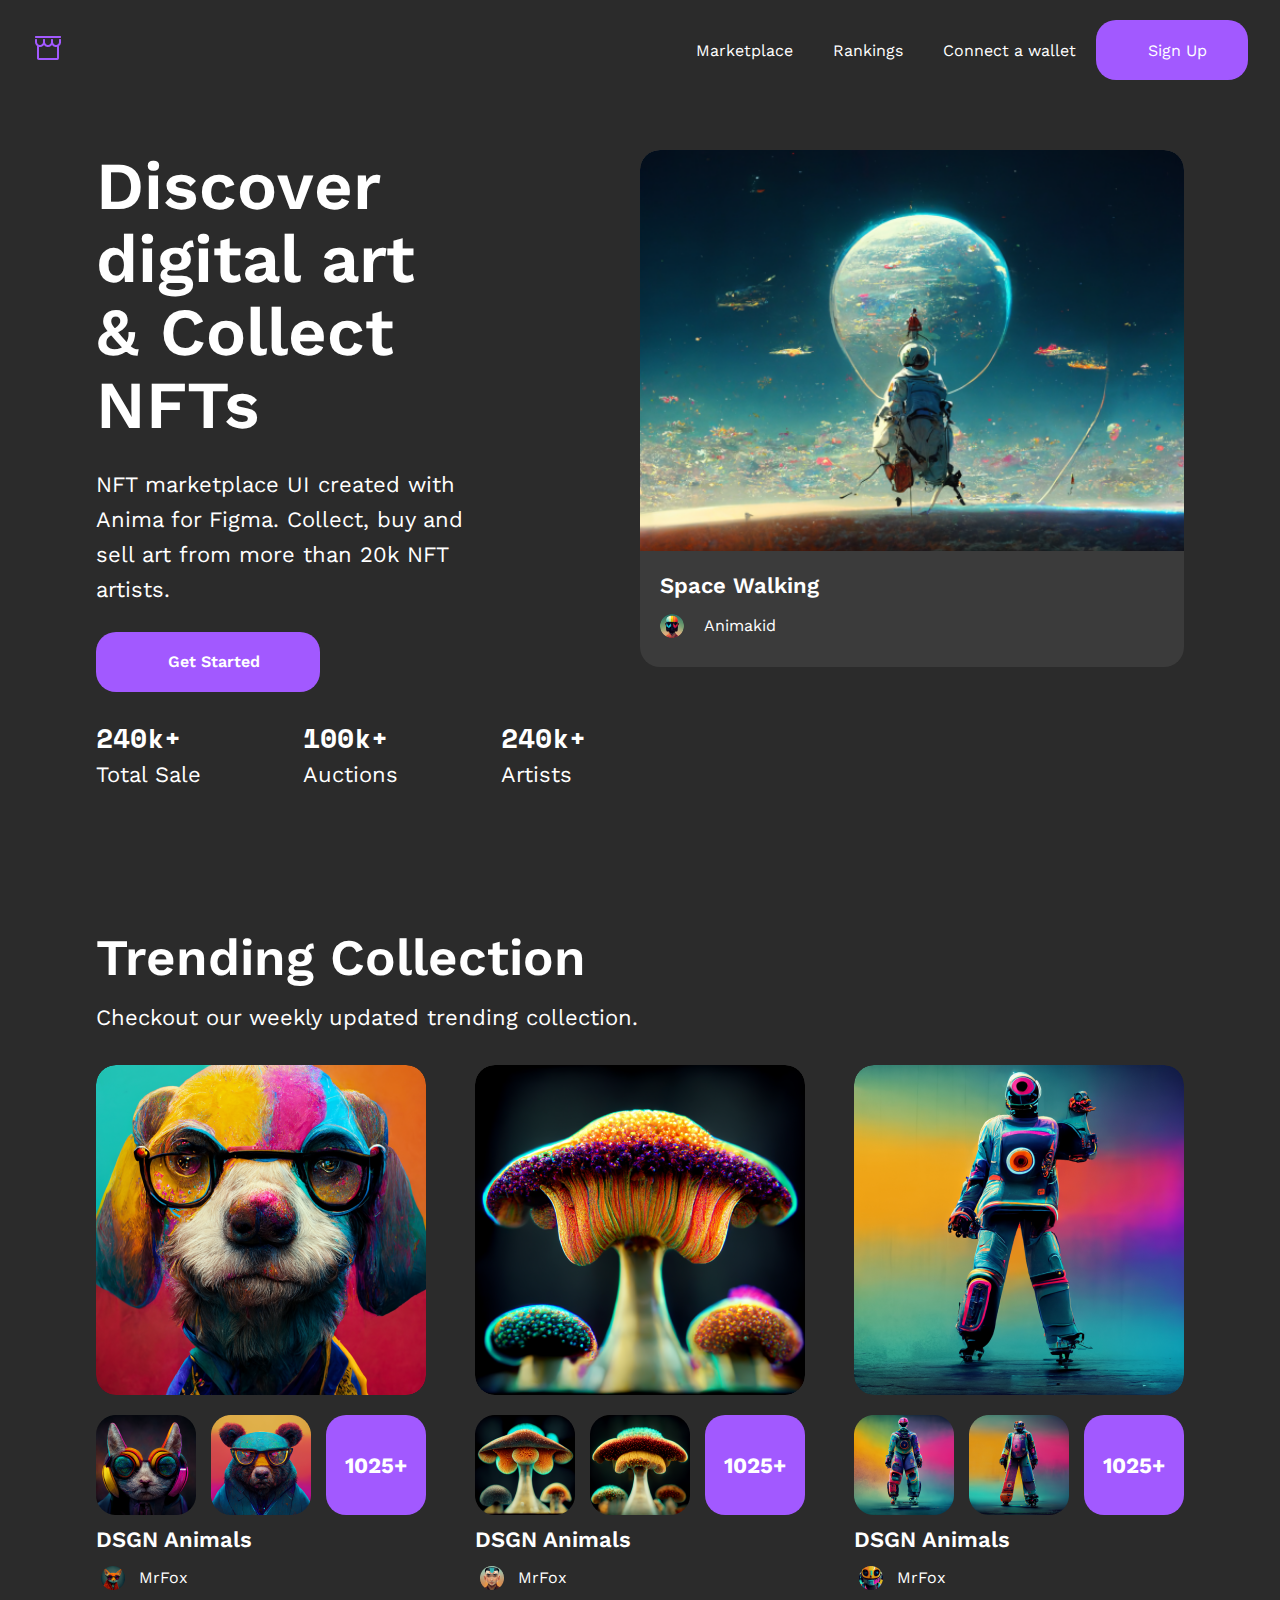
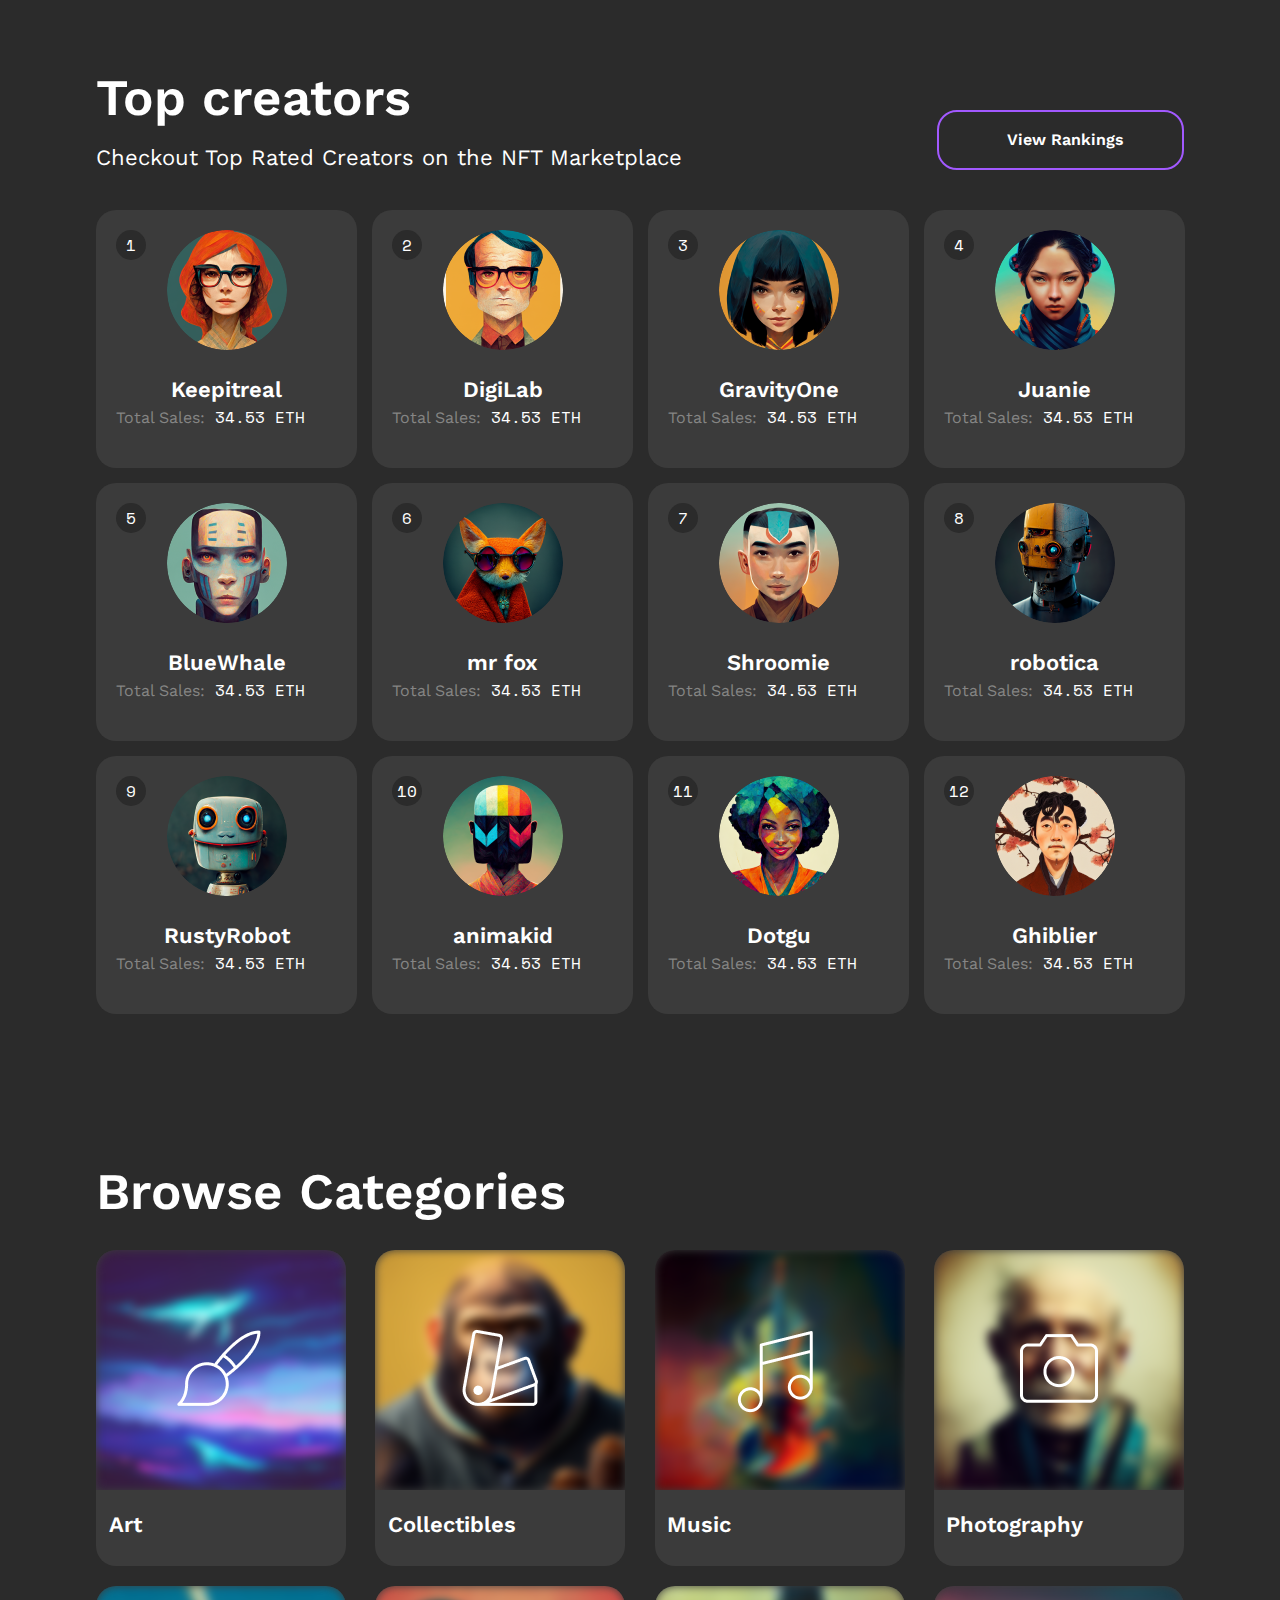
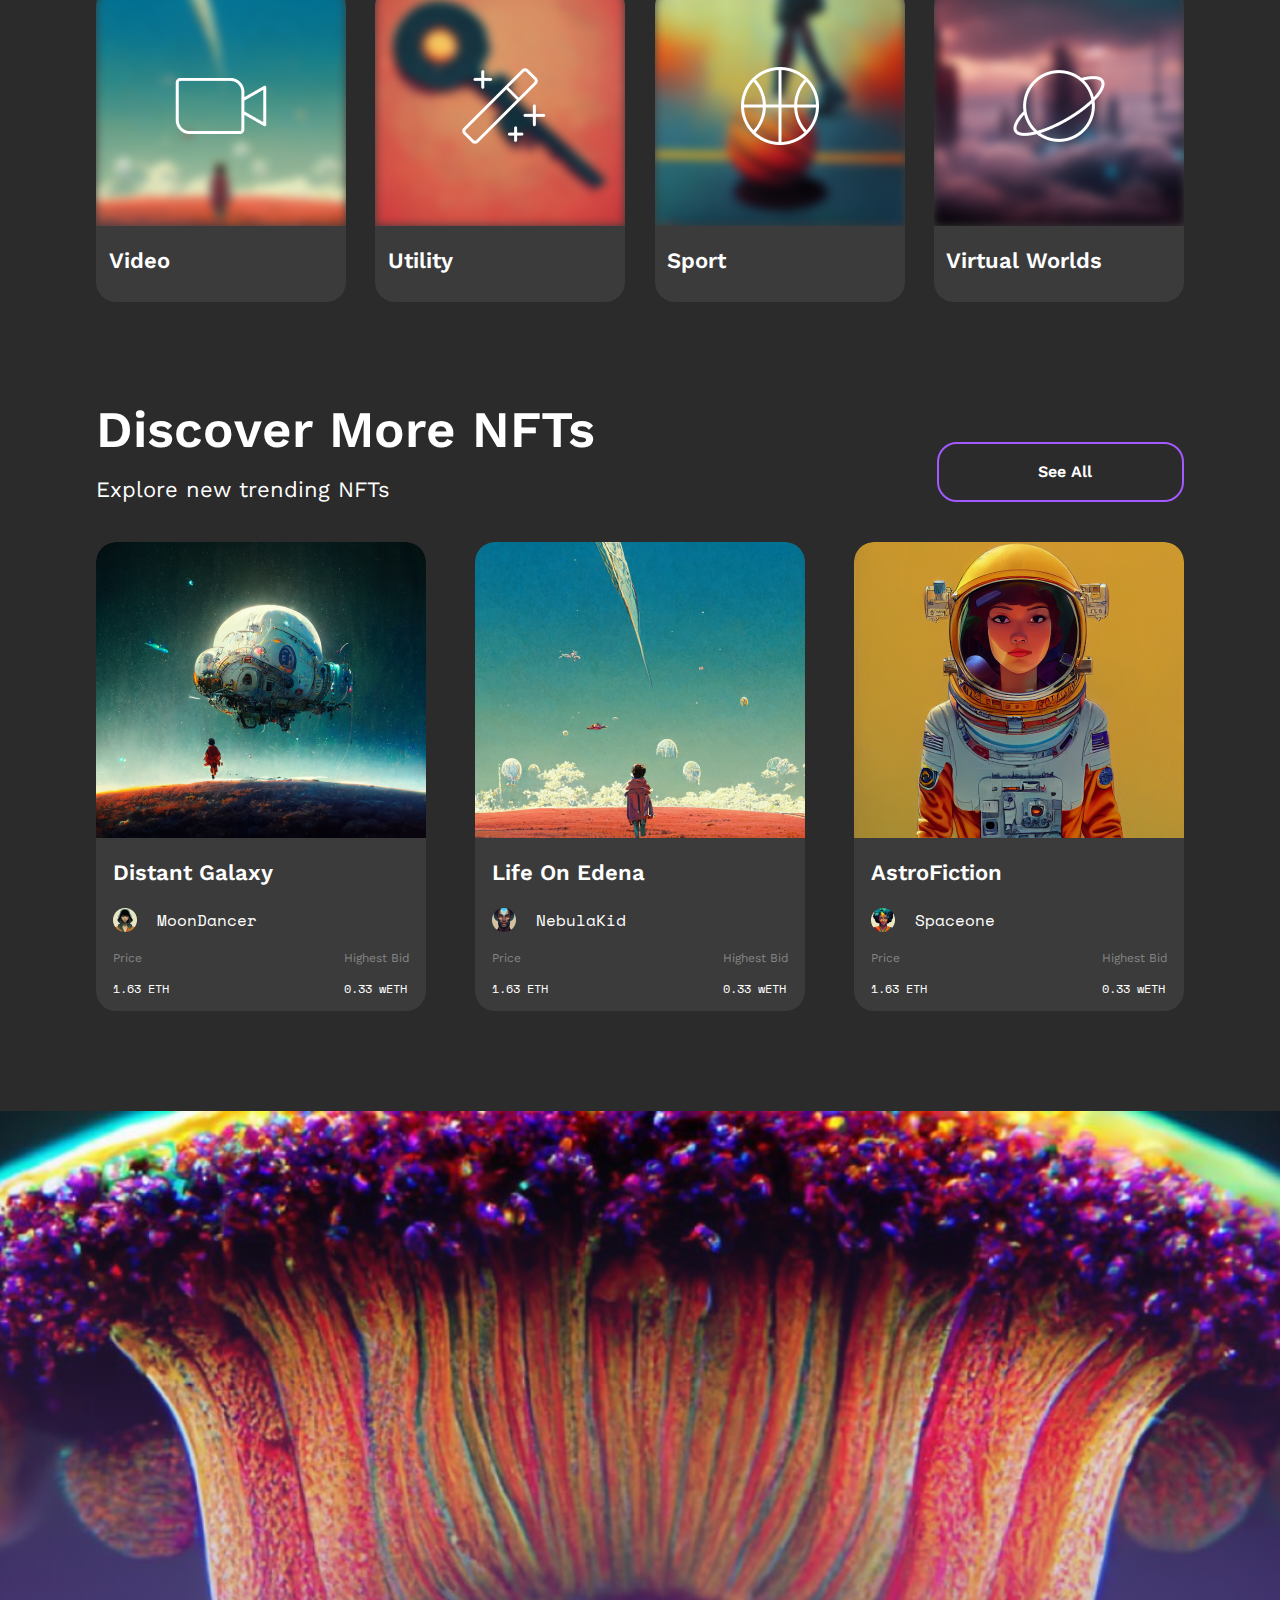
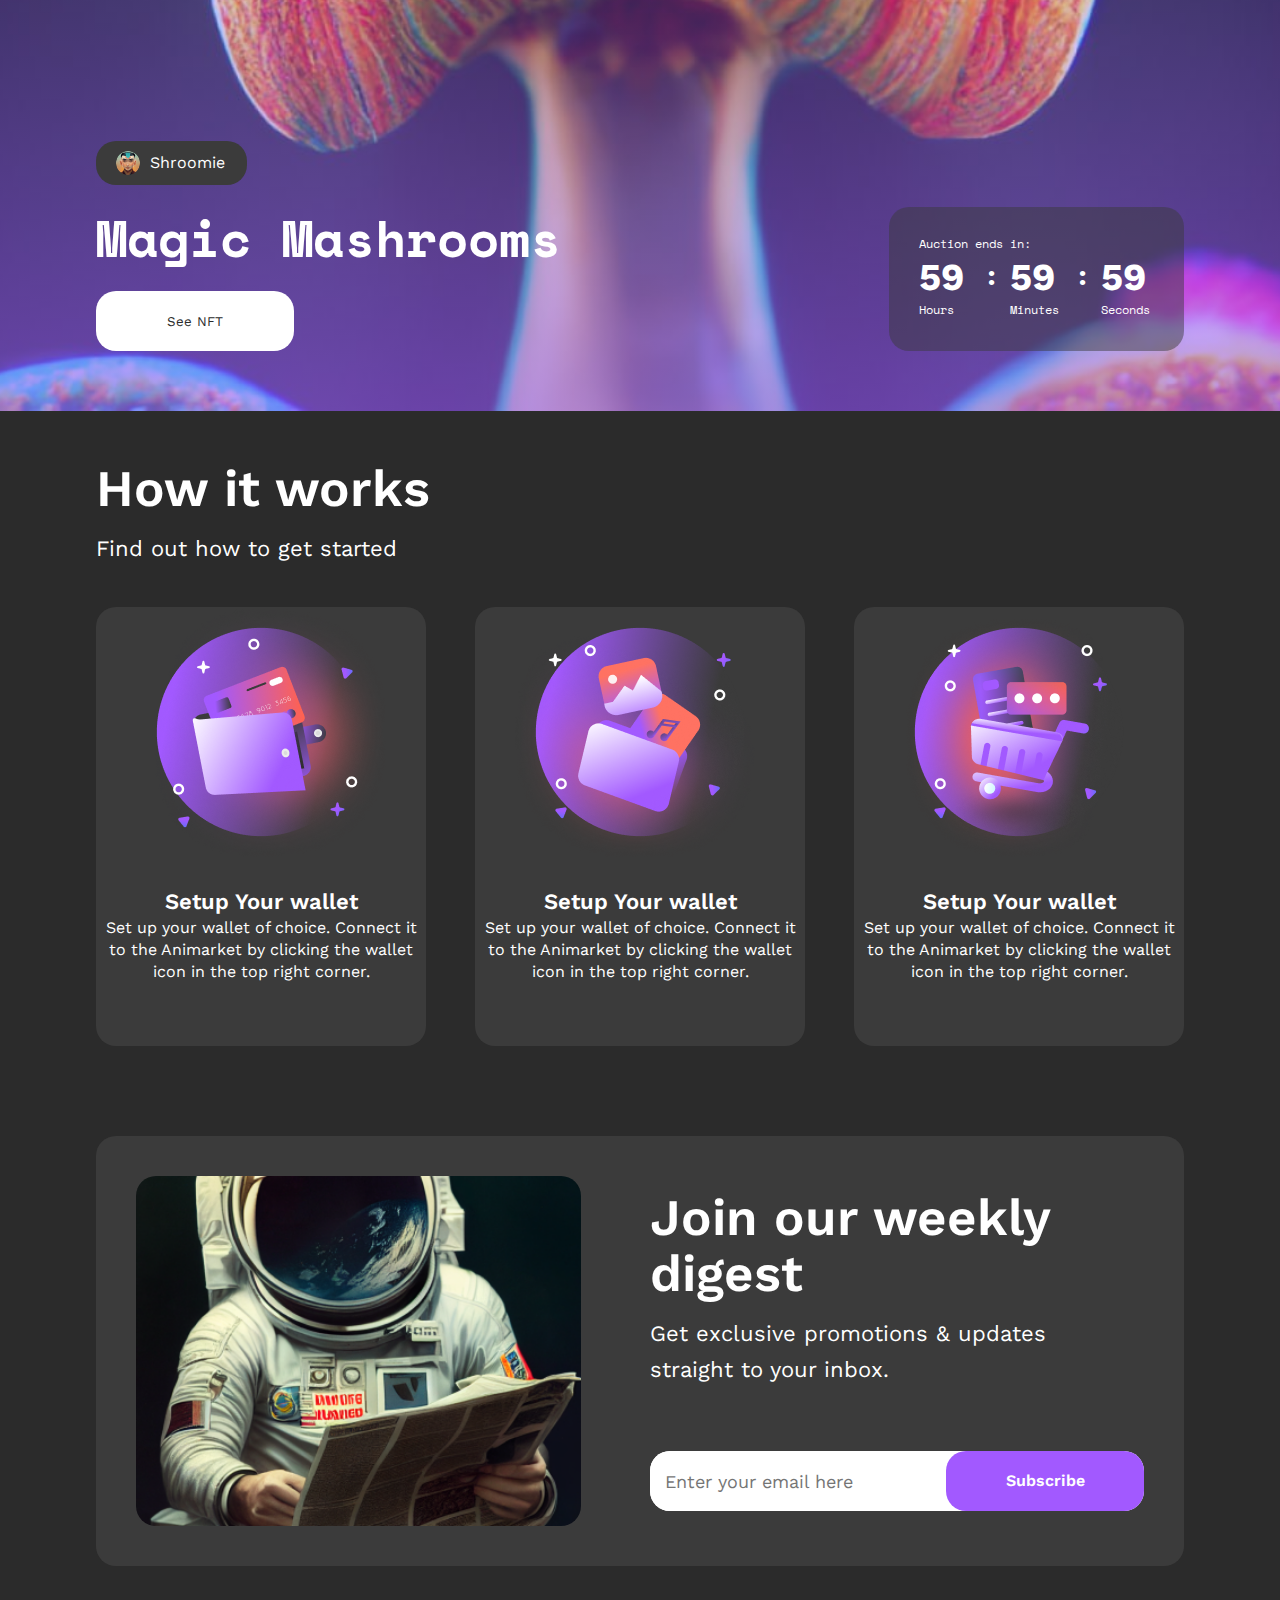
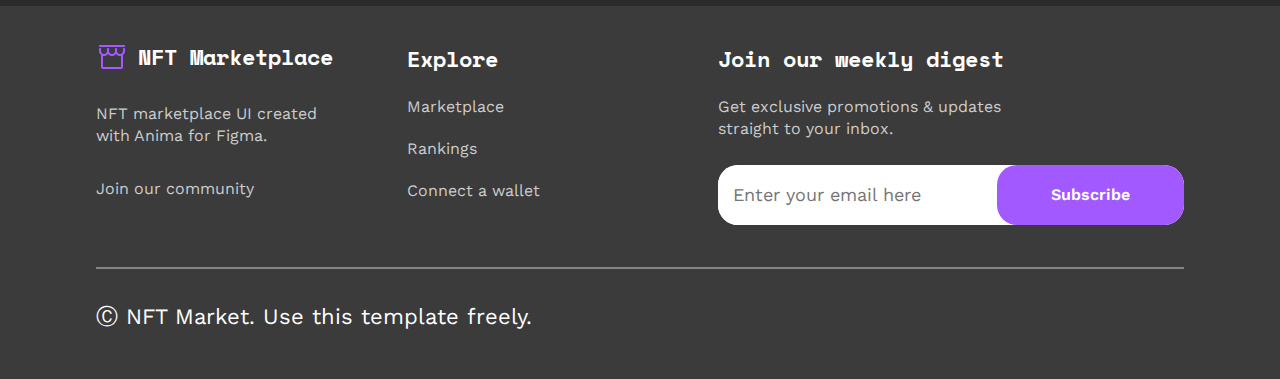
<file: index.html>
<!DOCTYPE html>
<html lang="en">
<head>
    <meta charset="UTF-8">
    <meta name="viewport" content="width=device-width, initial-scale=1.0">
    <!-- cdnjs icons link -->
    <link rel="stylesheet" href="https://cdnjs.cloudflare.com/ajax/libs/font-awesome/6.4.2/css/all.min.css" integrity="sha512-z3gLpd7yknf1YoNbCzqRKc4qyor8gaKU1qmn+CShxbuBusANI9QpRohGBreCFkKxLhei6S9CQXFEbbKuqLg0DA==" crossorigin="anonymous" referrerpolicy="no-referrer" />
    <!-- css file link -->
    <link rel="stylesheet" href="./css/style.css">
    <title>Marketplace Project</title>
</head>
<body>

    <!-- navbar start -->
    <nav class="navigation">
        <div class="nav_menu">
            <a href="index.html"><img src="./images/logo.png" alt=""></a>
            <div class="menu_list">
                <ul class="menu">
                    <li><a href="marketpace.html">Marketplace</a></li>
                    <li><a href="rankings.html">Rankings</a></li>
                    <li><a href="connect.html">Connect a wallet</a></li>
                </ul>
                <a class="signup" href="sigup.html">
                    <i class="fa-regular fa-user"></i>
                    Sign Up
                </a>
            </div>
            <div class="burger_menu_icon">
                <div class="burger menu1"></div>
                <div class="burger menu2"></div>
                <div class="burger menu1"></div>
            </div>
        </div>
    </nav>

    <!-- ummumiy container start -->
    <div class="container">
        <!-- main start -->
        <main class="main">
            <div class="main_left">
                <p class="main_title">Discover  digital art & Collect NFTs</p>
                <p class="main_text">NFT marketplace UI created with Anima for Figma. Collect, buy and sell art from more than 20k NFT artists.</p>
                <div class="main_right mobile_tap">
                    <div class="main_card">
                        <div class="main_card_img">
                            <img src="./images/maincard.png" alt="image bor">
                        </div>
                        <p>Space Walking</p>
                        <div class="card_bottom">
                            <img class="avatar" src="./images/avatar.png" alt="">
                            <span>Animakid</span>
                        </div>
                    </div>
                </div>
                <a href="nft.html"><button class="main_btn"><i class="fa-solid fa-rocket"></i> Get Started</button></a>
                <div class="main_left_bottom">
                    <div class="main_cound">
                        <p class="count">240k+ </p>
                        <p class="count_name">Total Sale</p>
                    </div>
                    <div class="main_cound">
                        <p class="count">100k+</p>
                        <p class="count_name">Auctions</p>
                    </div>
                    <div class="main_cound">
                        <p class="count">240k+</p>
                        <p class="count_name">Artists</p>
                    </div>
                </div>
            </div>
            <div class="main_right mobile_card">
                <div class="main_card">
                    <div class="main_card_img">
                        <img src="./images/maincard.png" alt="image bor">
                    </div>
                    <p>Space Walking</p>
                    <div class="card_bottom">
                        <img class="avatar" src="./images/avatar.png" alt="">
                        <span>Animakid</span>
                    </div>
                </div>
            </div>
        </main>

        <!-- Trending Collection -->
        <section class="treding_container">
            <div class="treding_top">
                <p class="title">Trending Collection</p>
                <p class="text">Checkout our weekly updated trending collection.</p>
            </div>
            <div class="treding_bottom">
                <div class="treding_card ">
                    <div class="treding_card_image">
                        <img src="./images/Primary Photo Placeholder.png" alt="">
                    </div>
                    <div class="treding_card_body">
                        <div class="treding_card_items"><img src="./images/Secondary Photo Placeholder.png" alt=""></div>
                        <div class="treding_card_items"><img src="./images/Secondary Photo Placeholder (1).png" alt=""></div>
                        <div class="treding_card_items_box"><p>1025+</p></div>
                    </div>
                    <div class="treding_card_footer">
                        <p class="card_footer_title">DSGN Animals</p>
                        <div class="treding_footer_bottom">
                            <img src="./images/Avatar Placeholder.png" alt="">
                            <span>MrFox</span>
                        </div>
                    </div>
                </div>
                <div class="treding_card treding_card_mobile1">
                    <div class="treding_card_image">
                        <img src="./images/Primary Photo Placeholder (1).png" alt="">
                    </div>
                    <div class="treding_card_body">
                        <div class="treding_card_items"><img src="./images/Secondary Photo Placeholder (2).png" alt=""></div>
                        <div class="treding_card_items"><img src="./images/Secondary Photo Placeholder (3).png" alt=""></div>
                        <div class="treding_card_items_box"><p>1025+</p></div>
                    </div>
                    <div class="treding_card_footer">
                        <p class="card_footer_title">DSGN Animals</p>
                        <div class="treding_footer_bottom">
                            <img src="./images/Avatar Placeholder (1).png" alt="">
                            <span>MrFox</span>
                        </div>
                    </div>
                </div>
                <div class="treding_card treding_card_mobile2">
                    <div class="treding_card_image">
                        <img src="./images/Primary Photo Placeholder (2).png" alt="">
                    </div>
                    <div class="treding_card_body">
                        <div class="treding_card_items"><img src="./images/Secondary Photo Placeholder (4).png" alt=""></div>
                        <div class="treding_card_items"><img src="./images/Secondary Photo Placeholder (5).png" alt=""></div>
                        <div class="treding_card_items_box"><p>1025+</p></div>
                    </div>
                    <div class="treding_card_footer">
                        <p class="card_footer_title">DSGN Animals</p>
                        <div class="treding_footer_bottom">
                            <img src="./images/Avatar Placeholder (2).png" alt="">
                            <span>MrFox</span>
                        </div>
                    </div>
                </div>
            </div>
        </section>

        <!-- top Creators start -->
        <section class="creators">
            <div class="creators_top">
                <div class="creators_top_text">
                    <p class="title">Top creators</p>
                    <p class="text">Checkout Top Rated Creators on the NFT Marketplace</p>
                </div>
                <div class="creators_top_btn">
                    <button class="btn"><i class="fa-solid fa-rocket"></i> View Rankings</button>
                </div>
            </div>
            <div class="creators_button">
                <a href="artist.html">
                    <div class="creators_card">
                        <div class="card_number">1</div>
                        <div class="creators_card_image">
                            <img src="./images/Avatar Placeholder (3).png" alt="">
                        </div>
                        <div class="creators_card_footer">
                            <p class="creators_card_footer_title">Keepitreal</p>
                            <p class="creators_card_footer_text"><span>Total Sales:</span> 34.53 ETH</p>
                        </div>
                    </div>
                </a>
                <a href="artist.html">
                    <div class="creators_card">
                        <div class="card_number">2</div>
                        <div class="creators_card_image">
                            <img src="./images/Asset 12 2.png" alt="">
                        </div>
                        <div class="creators_card_footer">
                            <p class="creators_card_footer_title">DigiLab</p>
                            <p class="creators_card_footer_text"><span>Total Sales:</span> 34.53 ETH</p>
                        </div>
                    </div>
                </a>
                <a href="artist.html">
                    <div class="creators_card">
                        <div class="card_number">3</div>
                        <div class="creators_card_image">
                            <img src="./images/Avatar Placeholder (8).png" alt="">
                        </div>
                        <div class="creators_card_footer">
                            <p class="creators_card_footer_title">GravityOne</p>
                            <p class="creators_card_footer_text"><span>Total Sales:</span> 34.53 ETH</p>
                        </div>
                    </div>
                </a>
                <a href="">
                    <div class="creators_card">
                        <div class="card_number">4</div>
                        <div class="creators_card_image">
                            <img src="./images/Asset 12 2 (1).png" alt="">
                        </div>
                        <div class="creators_card_footer">
                            <p class="creators_card_footer_title">Juanie</p>
                            <p class="creators_card_footer_text"><span>Total Sales:</span> 34.53 ETH</p>
                        </div>
                    </div>
                </a>
                <a href="">
                    <div class="creators_card">
                        <div class="card_number">5</div>
                        <div class="creators_card_image">
                            <img src="./images/Avatar Placeholder (4).png" alt="">
                        </div>
                        <div class="creators_card_footer">
                            <p class="creators_card_footer_title">BlueWhale</p>
                            <p class="creators_card_footer_text"><span>Total Sales:</span> 34.53 ETH</p>
                        </div>
                    </div>
                </a>
                <a href="">
                    <div class="creators_card">
                        <div class="card_number">6</div>
                        <div class="creators_card_image">
                            <img src="./images/Avatar Placeholder (5).png" alt="">
                        </div>
                        <div class="creators_card_footer">
                            <p class="creators_card_footer_title">mr fox</p>
                            <p class="creators_card_footer_text"><span>Total Sales:</span> 34.53 ETH</p>
                        </div>
                    </div>
                </a>
                <a href="artist.html">
                    <div class="creators_card">
                        <div class="card_number">7</div>
                        <div class="creators_card_image">
                            <img src="./images/Avatar (1).png" alt="">
                        </div>
                        <div class="creators_card_footer">
                            <p class="creators_card_footer_title">Shroomie</p>
                            <p class="creators_card_footer_text"><span>Total Sales:</span> 34.53 ETH</p>
                        </div>
                    </div>
                </a>
                <a href="artist.html">
                    <div class="creators_card">
                        <div class="card_number">8</div>
                        <div class="creators_card_image">
                            <img src="./images/Asset 12 2 (2).png" alt="">
                        </div>
                        <div class="creators_card_footer">
                            <p class="creators_card_footer_title">robotica</p>
                            <p class="creators_card_footer_text"><span>Total Sales:</span> 34.53 ETH</p>
                        </div>
                    </div>
                </a>
                <a href="artist.html">
                    <div class="creators_card">
                        <div class="card_number">9</div>
                        <div class="creators_card_image">
                            <img src="./images/Asset 12 2 (3).png" alt="">
                        </div>
                        <div class="creators_card_footer">
                            <p class="creators_card_footer_title">RustyRobot</p>
                            <p class="creators_card_footer_text"><span>Total Sales:</span> 34.53 ETH</p>
                        </div>
                    </div>
                </a>
                <a href="artist.html">
                    <div class="creators_card">
                        <div class="card_number">10</div>
                        <div class="creators_card_image">
                            <img src="./images/Avatar (2).png" alt="">
                        </div>
                        <div class="creators_card_footer">
                            <p class="creators_card_footer_title">animakid</p>
                            <p class="creators_card_footer_text"><span>Total Sales:</span> 34.53 ETH</p>
                        </div>
                    </div>
                </a>
                <a href="artist.html">
                    <div class="creators_card">
                        <div class="card_number">11</div>
                        <div class="creators_card_image">
                            <img src="./images/Avatar Placeholder (6).png" alt="">
                        </div>
                        <div class="creators_card_footer">
                            <p class="creators_card_footer_title">Dotgu</p>
                            <p class="creators_card_footer_text"><span>Total Sales:</span> 34.53 ETH</p>
                        </div>
                    </div>
                </a>
                <a href="artist.html">
                    <div class="creators_card">
                        <div class="card_number">12</div>
                        <div class="creators_card_image">
                            <img src="./images/Avatar Placeholder (7).png" alt="">
                        </div>
                        <div class="creators_card_footer">
                            <p class="creators_card_footer_title">Ghiblier</p>
                            <p class="creators_card_footer_text"><span>Total Sales:</span> 34.53 ETH</p>
                        </div>
                    </div>
                </a>
            </div>
        </section>

        <!-- Categories -->
        <section class="catigores">
            <p class="title">Browse Categories</p>
            <div class="categories_container">
                <div class="categories_card">
                    <div class="categories_card_img">
                        <img class="categories_card_img1" src="./images/PaintBrush.png" alt="">
                        <img class="categories_card_img2" src="./images/Image Placeholder (1).png" alt="">
                    </div>
                    <p class="categories_card_body_text">Art</p>
                </div>
                <div class="categories_card">
                    <div class="categories_card_img">
                        <img class="categories_card_img1" src="./images/Swatches.png" alt="">
                        <img class="categories_card_img2" src="./images/Image Placeholder (2).png" alt="">
                    </div>
                    <p class="categories_card_body_text">Collectibles</p>
                </div>
                <div class="categories_card">
                    <div class="categories_card_img">
                        <img class="categories_card_img1" src="./images/MusicNotes.png" alt="">
                        <img class="categories_card_img2" src="./images/Image Placeholder (3).png" alt="">
                    </div>
                    <p class="categories_card_body_text">Music</p>
                </div>
                <div class="categories_card">
                    <div class="categories_card_img">
                        <img class="categories_card_img1" src="./images/Camera.png" alt="">
                        <img class="categories_card_img2" src="./images/Image Placeholder (4).png" alt="">
                    </div>
                    <p class="categories_card_body_text">Photography</p>
                </div>
                <div class="categories_card">
                    <div class="categories_card_img">
                        <img class="categories_card_img1" src="./images/VideoCamera.png" alt="">
                        <img class="categories_card_img2" src="./images/Image Placeholder (5).png" alt="">
                    </div>
                    <p class="categories_card_body_text">Video</p>
                </div>
                <div class="categories_card">
                    <div class="categories_card_img">
                        <img class="categories_card_img1" src="./images/MagicWand.png" alt="">
                        <img class="categories_card_img2" src="./images/Image Placeholder (6).png" alt="">
                    </div>
                    <p class="categories_card_body_text">Utility</p>
                </div>
                <div class="categories_card">
                    <div class="categories_card_img">
                        <img class="categories_card_img1" src="./images/Basketball.png" alt="">
                        <img class="categories_card_img2" src="./images/Image Placeholder (7).png" alt="">
                    </div>
                    <p class="categories_card_body_text">Sport</p>
                </div>
                <div class="categories_card">
                    <div class="categories_card_img">
                        <img class="categories_card_img1" src="./images/Planet.png" alt="">
                        <img class="categories_card_img2" src="./images/Image Placeholder (8).png" alt="">
                    </div>
                    <p class="categories_card_body_text">Virtual Worlds</p>
                </div>
            </div>
        </section>

        <!-- Discover start -->
        <section class="discover_container">
            <div class="creators_top">
                <div class="creators_top_text">
                    <p class="title">Discover More NFTs</p>
                    <p class="text">Explore new trending NFTs</p>
                </div>
                <div class="creators_top_btn">
                    <a href="nft.html"><button class="btn"><i class="fa-regular fa-eye"></i> See All</button></a>
                </div>

            </div>

            <div class="discover_box_card">
                <div class="discover_card">
                    <div class="descover_card_image_box">
                        <img src="./images/Image Placeholder (9).png" alt="">
                    </div>
                    <div class="descover_card_body">
                        <p class="categories_card_body_text">Distant Galaxy</p>
                        <div class="discover_card_profile">
                            <img src="./images/Avatar (3).png" alt="">
                            <p>MoonDancer</p>
                        </div>
                    </div>
                    <div class="descover_card_footer">
                        <div class="discover_footer">
                            <p class="footer_left_title">Price</p>
                            <p class="footer_left_text">1.63 ETH</p>
                        </div>
                        <div class="discover_footer">
                            <p class="footer_left_title">Highest Bid</p>
                            <p class="footer_left_text">0.33 wETH</p>
                        </div>
                    </div>
                </div>
                <div class="discover_card">
                    <div class="descover_card_image_box">
                        <img src="./images/Image Placeholder (10).png" alt="">
                    </div>
                    <div class="descover_card_body">
                        <p class="categories_card_body_text">Life On Edena</p>
                        <div class="discover_card_profile">
                            <img src="./images/Asset 12 2 (5).png" alt="">
                            <p>NebulaKid</p>
                        </div>
                    </div>
                    <div class="descover_card_footer">
                        <div class="discover_footer">
                            <p class="footer_left_title">Price</p>
                            <p class="footer_left_text">1.63 ETH</p>
                        </div>
                        <div class="discover_footer">
                            <p class="footer_left_title">Highest Bid</p>
                            <p class="footer_left_text">0.33 wETH</p>
                        </div>
                    </div>
                </div>
                <div class="discover_card discover_card1">
                    <div class="descover_card_image_box">
                        <img src="./images/Image Placeholder (11).png" alt="">
                    </div>
                    <div class="descover_card_body">
                        <p class="categories_card_body_text">AstroFiction</p>
                        <div class="discover_card_profile">
                            <img src="./images/Asset 12 2 (6).png" alt="">
                            <p>Spaceone</p>
                        </div>
                    </div>
                    <div class="descover_card_footer">
                        <div class="discover_footer">
                            <p class="footer_left_title">Price</p>
                            <p class="footer_left_text">1.63 ETH</p>
                        </div>
                        <div class="discover_footer">
                            <p class="footer_left_title">Highest Bid</p>
                            <p class="footer_left_text">0.33 wETH</p>
                        </div>
                    </div>
                </div>
            </div>

        </section>

    </div>

    <!-- bg magec section start -->

    <div class="bg_megic">
        <div class="megic_container">
            <div class="megic_left">
                <div class="avatar_megic">
                    <img src="./images/megic_avatar.png" alt="">
                    <p class="avatar_megic_text">Shroomie</p>
                </div>
                <p class="magic_mashrooms">Magic Mashrooms</p>
                <button class="megic_btn"><i class="fa-regular fa-eye"></i> See NFT</button>
            </div>
            <div class="megic_right">
                <div class="time_box">
                    <p class="time_title">Auction ends in:</p>
                    <div class="time_item_box">
                        <div class="date">
                            <p>59</p>
                            <p>Hours</p>
                        </div>
                        <div class="dot_time">
                            <p>:</p>
                        </div>
                        <div class="date">
                            <p>59</p>
                            <p>Minutes</p>
                        </div>
                        <div class="dot_time">
                            <p>:</p>
                        </div>
                        <div class="date">
                            <p>59</p>
                            <p>Seconds</p>
                        </div>
                    </div>
                </div>
            </div>
        </div>
    </div>

    <div class="container">
        <!-- works start -->
        <div class="works">
            <p class="title">How it works</p>
            <p class="text">Find out how to get started</p>

            <div class="works_container">
                <div class="works_card">
                    <div class="works_card_img_box">
                        <img src="./images/Icon.png" alt="">
                    </div>
                    <div class="works_card_text_box">
                        <p class="works_card_title">Setup Your wallet</p>
                        <p class="works_card_text">Set up your wallet of choice. Connect it to the Animarket by clicking the wallet icon in the top right corner.</p>
                    </div>
                </div>
                <div class="works_card">
                    <div class="works_card_img_box">
                        <img src="./images/Icon (1).png" alt="">
                    </div>
                    <div class="works_card_text_box">
                        <p class="works_card_title">Setup Your wallet</p>
                        <p class="works_card_text">Set up your wallet of choice. Connect it to the Animarket by clicking the wallet icon in the top right corner.</p>
                    </div>
                </div>
                <div class="works_card">
                    <div class="works_card_img_box">
                        <img src="./images/Icon (2).png" alt="">
                    </div>
                    <div class="works_card_text_box">
                        <p class="works_card_title">Setup Your wallet</p>
                        <p class="works_card_text">Set up your wallet of choice. Connect it to the Animarket by clicking the wallet icon in the top right corner.</p>
                    </div>
                </div>
            </div>

        </div>

        <!-- bottom start -->
        <div class="bottom_section">
            <div class="bottom_section_container">
                <div class="bottom_left">
                    <div class="bottom_left_image_box">
                        <img src="./images/bottom.png" alt="">
                    </div>
                </div>
                <div class="bottom_right">
                    <div class="bottom_right_text_box">
                        <p class="title">Join our weekly <br> digest</p>
                        <p class="text">Get exclusive promotions & updates <br> straight to your inbox.</p>
                    </div>
                    <form class="form">
                        <input type="email" placeholder="Enter your email here">
                        <button class="bottom_btn" ><i class="fa-regular fa-envelope"></i> Subscribe</button>
                    </form>
                </div>
            </div>
        </div>
    </div>

    <!-- footer start -->

    <footer class="footer">
        <div class="footer_container">
            <div class="footer_item1">
                <div class="items_top">
                    <img src="./images/logo.png" alt="">
                    <span class="nft_logo">NFT Marketplace</span>
                </div>
                <div class="items_bottom">
                    <p class="footer_items_text">NFT marketplace UI created with Anima for Figma.</p>
                    <p class="footer_items_text">Join our community</p>
                    <div class="footer_icons">
                        <a href="#"><i class="fa-brands fa-discord"></i></a>
                        <a href="#"><i class="fa-brands fa-youtube"></i></a>
                        <a href="#"><i class="fa-brands fa-twitter"></i></a>
                        <a href="#"><i class="fa-brands fa-instagram"></i></a>
                    </div>
                </div>
            </div>
            <div class="footer_item2">
                <p class="nft_logo">Explore</p>
                <ul class="footer_menu">
                    <li><a href="#">Marketplace</a></li>
                    <li><a href="#">Rankings</a></li>
                    <li><a href="#">Connect a wallet</a></li>
                </ul>
            </div>
            <div class="footer_item3">
                <p class="nft_logo">Join our weekly digest</p>
                <p class="footer_items3_text">Get exclusive promotions & updates straight to your inbox.</p>
                <form class="form">
                    <input type="email" placeholder="Enter your email here">
                    <button class="bottom_btn" >     Subscribe</button>
                </form>
            </div>
        </div>
        <div class="container">
            <div class="hr"></div>
            <p style="margin-top: 30px;" class="text">Ⓒ NFT Market. Use this template freely.</p>
            
        </div>
    </footer>





</body>
</html>
</file>
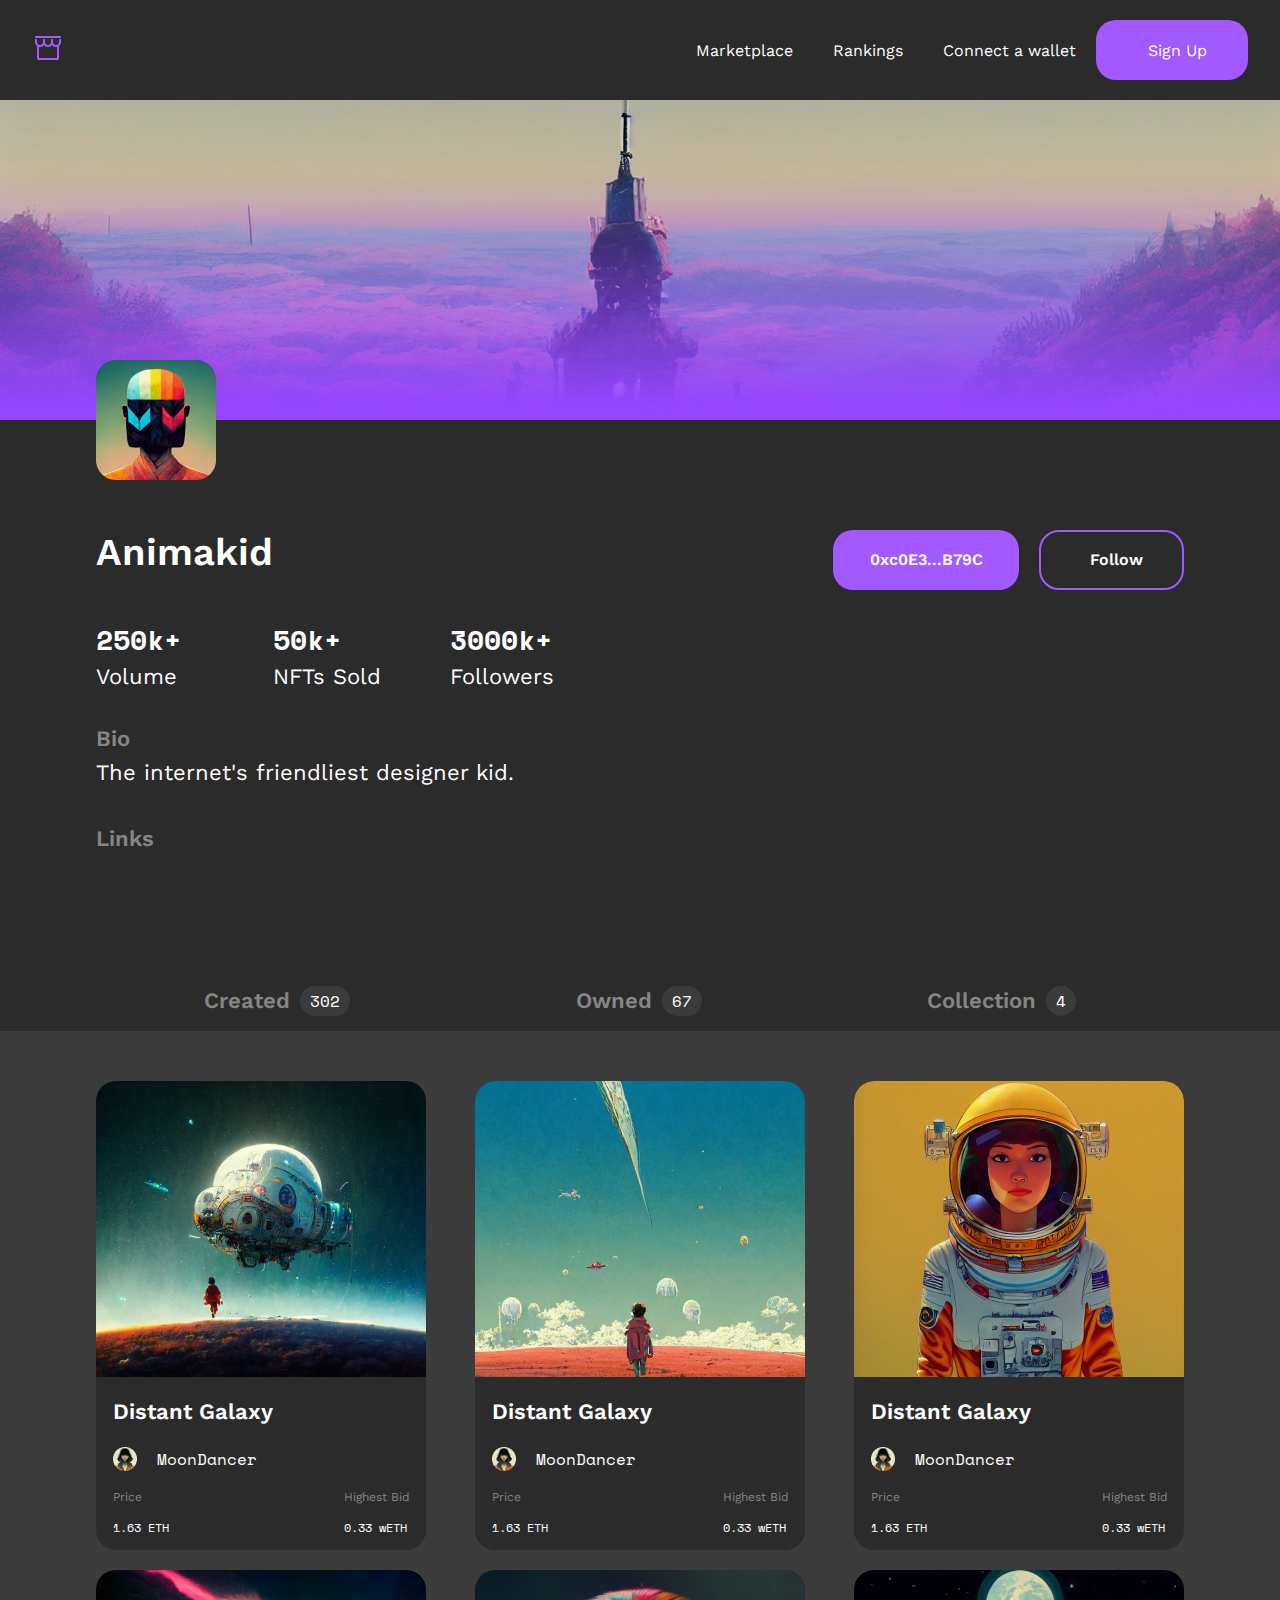
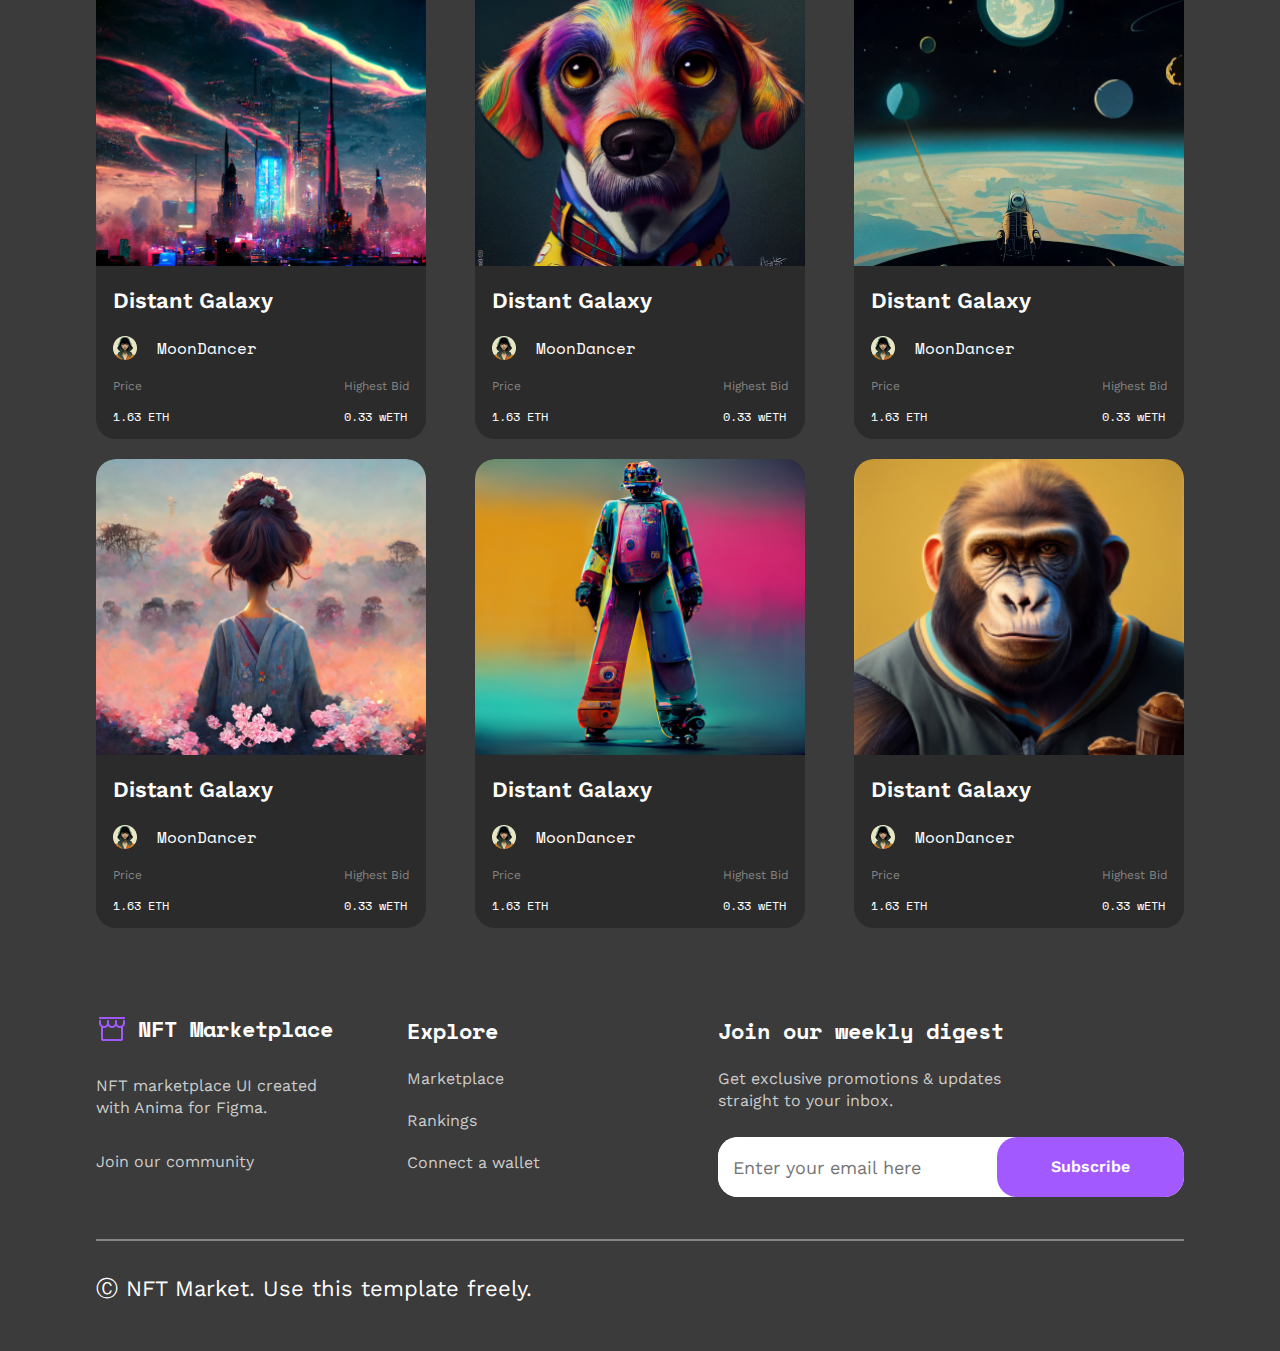
<file: artist.html>
<!DOCTYPE html>
<html lang="en">
<head>
    <meta charset="UTF-8">
    <meta name="viewport" content="width=device-width, initial-scale=1.0">
    <!-- cdnjs icons link -->
    <link rel="stylesheet" href="https://cdnjs.cloudflare.com/ajax/libs/font-awesome/6.4.2/css/all.min.css" integrity="sha512-z3gLpd7yknf1YoNbCzqRKc4qyor8gaKU1qmn+CShxbuBusANI9QpRohGBreCFkKxLhei6S9CQXFEbbKuqLg0DA==" crossorigin="anonymous" referrerpolicy="no-referrer" />
    <!-- css file link -->
    <link rel="stylesheet" href="./css/style.css">
    <!-- artist css file link -->
    <link rel="stylesheet" href="./css/artist.css">
    <title>Marketplace Project</title>
</head>
<body>

    
    <!-- navbar start -->
    <nav class="navigation">
        <div class="nav_menu">
            <a href="index.html"><img src="./images/logo.png" alt=""></a>
            <div class="menu_list">
                <ul class="menu">
                    <li><a href="marketpace.html">Marketplace</a></li>
                    <li><a href="rankings.html">Rankings</a></li>
                    <li><a href="connect.html">Connect a wallet</a></li>
                </ul>
                <a class="signup" href="sigup.html">
                    <i class="fa-regular fa-user"></i>
                    Sign Up
                </a>
            </div>
            <div class="burger_menu_icon">
                <div class="burger menu1"></div>
                <div class="burger menu2"></div>
                <div class="burger menu1"></div>
            </div>
        </div>
    </nav>

    <!-- sigup start -->
    <div class="artist_container">
        <img src="./images/artist_avatar.png" alt="">
    </div>
    <div class="container">
        <div class="data">
            <div class="data_header">
                <p class="artist_title">Animakid</p>
                <div class="data_btn">
                    <button class="data_btn1"><i class="fa-regular fa-copy"></i> 0xc0E3...B79C</button>
                    <button class="data_btn2"><i class="fa-solid fa-plus"></i> Follow</button>
                </div>
            </div>
            <div class="artist_count">
                <div class="artist_count_items">
                    <p class="count">250k+</p>
                    <p class="count_name">Volume</p>
                </div>
                <div class="artist_count_items">
                    <p class="count">50k+</p>
                    <p class="count_name">NFTs Sold</p>
                </div>
                <div class="artist_count_items">
                    <p class="count">3000k+</p>
                    <p class="count_name">Followers</p>
                </div>
            </div>
            <div class="artist_bio">
                <p class="bio">Bio</p>
                <p class="text">The internet's friendliest designer kid.</p>
            </div>
            <div class="artist_footer">
                <p class="bio">Links</p>
                <div class="footer_icons">
                    <a href="#"><i class="fa-solid fa-globe"></i></a>
                    <a href="#"><i class="fa-brands fa-discord"></i></a>
                    <a href="#"><i class="fa-brands fa-youtube"></i></a>
                    <a href="#"><i class="fa-brands fa-twitter"></i></a>
                    <a href="#"><i class="fa-brands fa-instagram"></i></a>
                </div>
            </div>
        </div>
        <div class="created_menu">
            <div class="created_menu_items">
                <p class="bio">Created</p>
                <div class="create_count">
                    <p class="c_count">302</p>
                </div>
            </div>
            <div class="created_menu_items">
                <p class="bio">Owned</p>
                <div class="create_count">
                    <p class="c_count">67</p>
                </div>
            </div>
            <div class="created_menu_items">
                <p class="bio">Collection</p>
                <div class="create_count">
                    <p class="c_count">4</p>
                </div>
            </div>
        </div>
    </div>

    <!-- artist card start -->
    <div class="container_fluid">
        <div class="container">
            <div class="artist_card_box">
                <div class="discover_card artist_cards">
                    <div class="descover_card_image_box">
                        <img src="./images/Image Placeholder (9).png" alt="">
                    </div>
                    <div class="descover_card_body">
                        <p class="categories_card_body_text">Distant Galaxy</p>
                        <div class="discover_card_profile">
                            <img src="./images/Avatar (3).png" alt="">
                            <p>MoonDancer</p>
                        </div>
                    </div>
                    <div class="descover_card_footer">
                        <div class="discover_footer">
                            <p class="footer_left_title">Price</p>
                            <p class="footer_left_text">1.63 ETH</p>
                        </div>
                        <div class="discover_footer">
                            <p class="footer_left_title">Highest Bid</p>
                            <p class="footer_left_text">0.33 wETH</p>
                        </div>
                    </div>
                </div>
                <div class="discover_card artist_cards">
                    <div class="descover_card_image_box">
                        <img src="./images/Image Placeholder (10).png" alt="">
                    </div>
                    <div class="descover_card_body">
                        <p class="categories_card_body_text">Distant Galaxy</p>
                        <div class="discover_card_profile">
                            <img src="./images/Avatar (3).png" alt="">
                            <p>MoonDancer</p>
                        </div>
                    </div>
                    <div class="descover_card_footer">
                        <div class="discover_footer">
                            <p class="footer_left_title">Price</p>
                            <p class="footer_left_text">1.63 ETH</p>
                        </div>
                        <div class="discover_footer">
                            <p class="footer_left_title">Highest Bid</p>
                            <p class="footer_left_text">0.33 wETH</p>
                        </div>
                    </div>
                </div>
                <div class="discover_card artist_cards">
                    <div class="descover_card_image_box">
                        <img src="./images/Image Placeholder (11).png" alt="">
                    </div>
                    <div class="descover_card_body">
                        <p class="categories_card_body_text">Distant Galaxy</p>
                        <div class="discover_card_profile">
                            <img src="./images/Avatar (3).png" alt="">
                            <p>MoonDancer</p>
                        </div>
                    </div>
                    <div class="descover_card_footer">
                        <div class="discover_footer">
                            <p class="footer_left_title">Price</p>
                            <p class="footer_left_text">1.63 ETH</p>
                        </div>
                        <div class="discover_footer">
                            <p class="footer_left_title">Highest Bid</p>
                            <p class="footer_left_text">0.33 wETH</p>
                        </div>
                    </div>
                </div>
                <div class="discover_card artist_cards">
                    <div class="descover_card_image_box">
                        <img src="./images/Image Placeholder (12).png" alt="">
                    </div>
                    <div class="descover_card_body">
                        <p class="categories_card_body_text">Distant Galaxy</p>
                        <div class="discover_card_profile">
                            <img src="./images/Avatar (3).png" alt="">
                            <p>MoonDancer</p>
                        </div>
                    </div>
                    <div class="descover_card_footer">
                        <div class="discover_footer">
                            <p class="footer_left_title">Price</p>
                            <p class="footer_left_text">1.63 ETH</p>
                        </div>
                        <div class="discover_footer">
                            <p class="footer_left_title">Highest Bid</p>
                            <p class="footer_left_text">0.33 wETH</p>
                        </div>
                    </div>
                </div>
                <div class="discover_card artist_cards">
                    <div class="descover_card_image_box">
                        <img src="./images/Image Placeholder (13).png" alt="">
                    </div>
                    <div class="descover_card_body">
                        <p class="categories_card_body_text">Distant Galaxy</p>
                        <div class="discover_card_profile">
                            <img src="./images/Avatar (3).png" alt="">
                            <p>MoonDancer</p>
                        </div>
                    </div>
                    <div class="descover_card_footer">
                        <div class="discover_footer">
                            <p class="footer_left_title">Price</p>
                            <p class="footer_left_text">1.63 ETH</p>
                        </div>
                        <div class="discover_footer">
                            <p class="footer_left_title">Highest Bid</p>
                            <p class="footer_left_text">0.33 wETH</p>
                        </div>
                    </div>
                </div>
                <div class="discover_card artist_cards">
                    <div class="descover_card_image_box">
                        <img src="./images/Image Placeholder (14).png" alt="">
                    </div>
                    <div class="descover_card_body">
                        <p class="categories_card_body_text">Distant Galaxy</p>
                        <div class="discover_card_profile">
                            <img src="./images/Avatar (3).png" alt="">
                            <p>MoonDancer</p>
                        </div>
                    </div>
                    <div class="descover_card_footer">
                        <div class="discover_footer">
                            <p class="footer_left_title">Price</p>
                            <p class="footer_left_text">1.63 ETH</p>
                        </div>
                        <div class="discover_footer">
                            <p class="footer_left_title">Highest Bid</p>
                            <p class="footer_left_text">0.33 wETH</p>
                        </div>
                    </div>
                </div>
                <div class="discover_card artist_cards">
                    <div class="descover_card_image_box">
                        <img src="./images/Image Placeholder (15).png" alt="">
                    </div>
                    <div class="descover_card_body">
                        <p class="categories_card_body_text">Distant Galaxy</p>
                        <div class="discover_card_profile">
                            <img src="./images/Avatar (3).png" alt="">
                            <p>MoonDancer</p>
                        </div>
                    </div>
                    <div class="descover_card_footer">
                        <div class="discover_footer">
                            <p class="footer_left_title">Price</p>
                            <p class="footer_left_text">1.63 ETH</p>
                        </div>
                        <div class="discover_footer">
                            <p class="footer_left_title">Highest Bid</p>
                            <p class="footer_left_text">0.33 wETH</p>
                        </div>
                    </div>
                </div>
                <div class="discover_card artist_cards">
                    <div class="descover_card_image_box">
                        <img src="./images/Image Placeholder (16).png" alt="">
                    </div>
                    <div class="descover_card_body">
                        <p class="categories_card_body_text">Distant Galaxy</p>
                        <div class="discover_card_profile">
                            <img src="./images/Avatar (3).png" alt="">
                            <p>MoonDancer</p>
                        </div>
                    </div>
                    <div class="descover_card_footer">
                        <div class="discover_footer">
                            <p class="footer_left_title">Price</p>
                            <p class="footer_left_text">1.63 ETH</p>
                        </div>
                        <div class="discover_footer">
                            <p class="footer_left_title">Highest Bid</p>
                            <p class="footer_left_text">0.33 wETH</p>
                        </div>
                    </div>
                </div>
                <div class="discover_card artist_cards">
                    <div class="descover_card_image_box">
                        <img src="./images/Image Placeholder (2).png" alt="">
                    </div>
                    <div class="descover_card_body">
                        <p class="categories_card_body_text">Distant Galaxy</p>
                        <div class="discover_card_profile">
                            <img src="./images/Avatar (3).png" alt="">
                            <p>MoonDancer</p>
                        </div>
                    </div>
                    <div class="descover_card_footer">
                        <div class="discover_footer">
                            <p class="footer_left_title">Price</p>
                            <p class="footer_left_text">1.63 ETH</p>
                        </div>
                        <div class="discover_footer">
                            <p class="footer_left_title">Highest Bid</p>
                            <p class="footer_left_text">0.33 wETH</p>
                        </div>
                    </div>
                </div>
                
            </div>
        </div>
    </div>



    <!-- footer start -->

    <footer class="footer">
        <div class="footer_container">
            <div class="footer_item1">
                <div class="items_top">
                    <img src="./images/logo.png" alt="">
                    <span class="nft_logo">NFT Marketplace</span>
                </div>
                <div class="items_bottom">
                    <p class="footer_items_text">NFT marketplace UI created with Anima for Figma.</p>
                    <p class="footer_items_text">Join our community</p>
                    <div class="footer_icons">
                        <a href="#"><i class="fa-brands fa-discord"></i></a>
                        <a href="#"><i class="fa-brands fa-youtube"></i></a>
                        <a href="#"><i class="fa-brands fa-twitter"></i></a>
                        <a href="#"><i class="fa-brands fa-instagram"></i></a>
                    </div>
                </div>
            </div>
            <div class="footer_item2">
                <p class="nft_logo">Explore</p>
                <ul class="footer_menu">
                    <li><a href="#">Marketplace</a></li>
                    <li><a href="#">Rankings</a></li>
                    <li><a href="#">Connect a wallet</a></li>
                </ul>
            </div>
            <div class="footer_item3">
                <p class="nft_logo">Join our weekly digest</p>
                <p class="footer_items3_text">Get exclusive promotions & updates straight to your inbox.</p>
                <form class="form">
                    <input type="email" placeholder="Enter your email here">
                    <button class="bottom_btn" >     Subscribe</button>
                </form>
            </div>
        </div>
        <div class="container">
            <div class="hr"></div>
            <p style="margin-top: 30px;" class="text">Ⓒ NFT Market. Use this template freely.</p>
            
        </div>
    </footer>

</body>
</html>
</file>
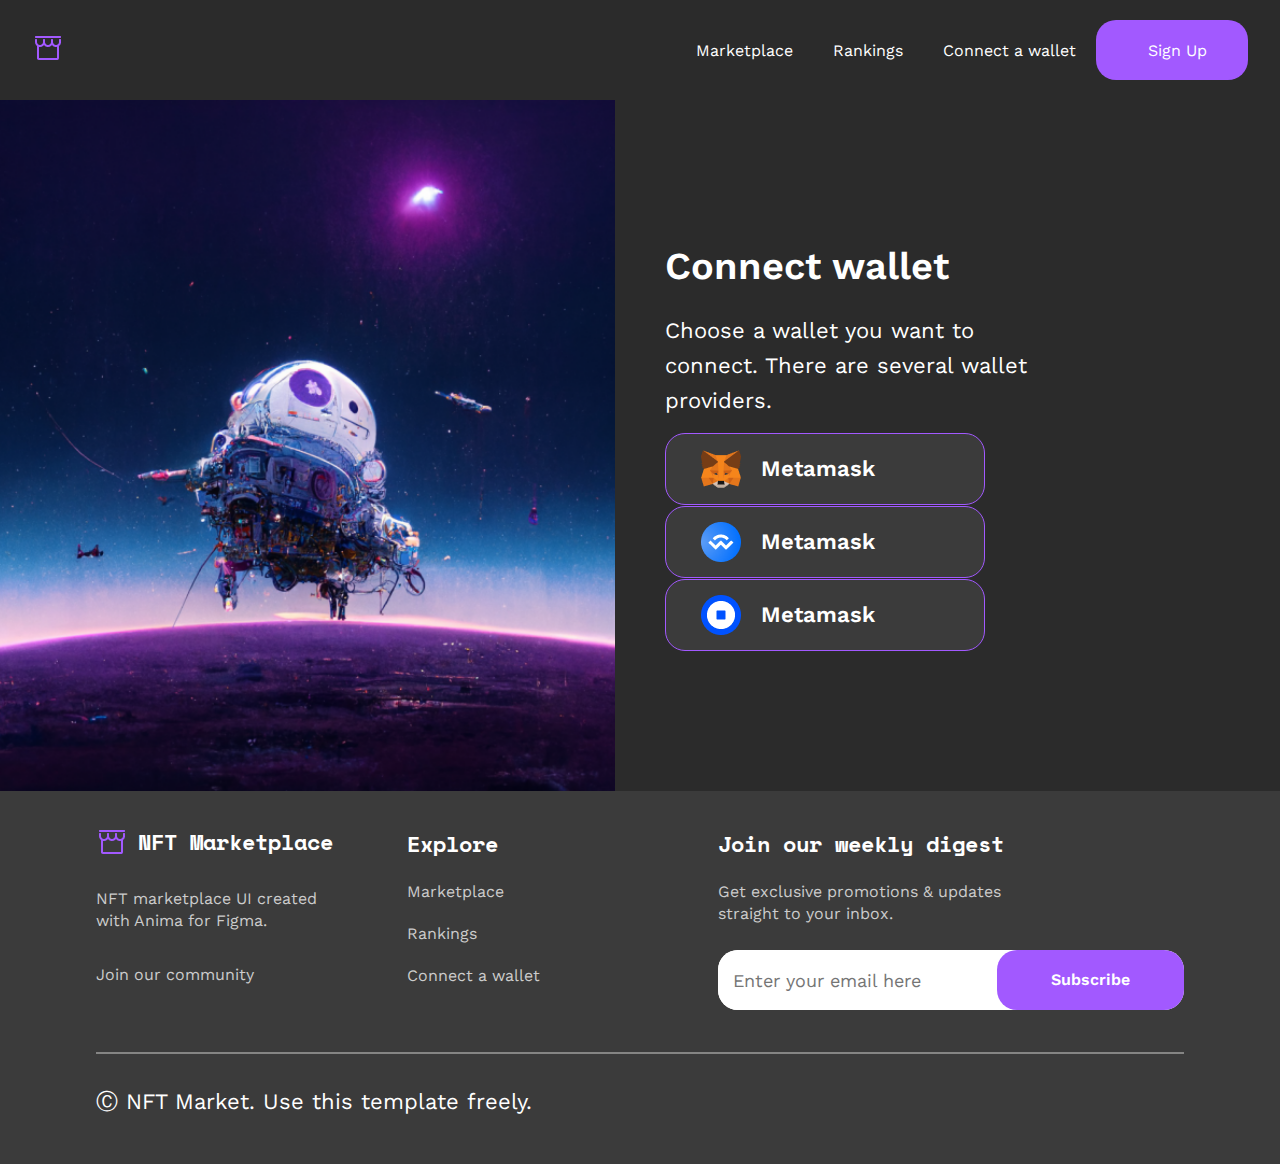
<file: connect.html>
<!DOCTYPE html>
<html lang="en">
<head>
    <meta charset="UTF-8">
    <meta name="viewport" content="width=device-width, initial-scale=1.0">
    <!-- cdnjs icons link -->
    <link rel="stylesheet" href="https://cdnjs.cloudflare.com/ajax/libs/font-awesome/6.4.2/css/all.min.css" integrity="sha512-z3gLpd7yknf1YoNbCzqRKc4qyor8gaKU1qmn+CShxbuBusANI9QpRohGBreCFkKxLhei6S9CQXFEbbKuqLg0DA==" crossorigin="anonymous" referrerpolicy="no-referrer" />
    <!-- css file link -->
    <link rel="stylesheet" href="./css/style.css">
    <!-- css file signup -->
    <link rel="stylesheet" href="./css/signup.css">
    <title>Marketplace Project</title>
</head>
<body>

    
    <!-- navbar start -->
    <nav class="navigation">
        <div class="nav_menu">
            <a href="index.html"><img src="./images/logo.png" alt=""></a>
            <div class="menu_list">
                <ul class="menu">
                    <li><a href="marketpace.html">Marketplace</a></li>
                    <li><a href="rankings.html">Rankings</a></li>
                    <li><a href="connect.html">Connect a wallet</a></li>
                </ul>
                <a class="signup" href="sigup.html">
                    <i class="fa-regular fa-user"></i>
                    Sign Up
                </a>
            </div>
            <div class="burger_menu_icon">
                <div class="burger menu1"></div>
                <div class="burger menu2"></div>
                <div class="burger menu1"></div>
            </div>
        </div>
    </nav>

    
    <!-- connetcting start -->
    <section class="signup_container">
        <div class="signup_left connect_left">

        </div>
        <div class="signup_right">
            <div class="signup_right_form connect_right">
                <p class="title">Connect wallet</p>
                <p class="text signup_text">Choose a wallet you want to connect. There are several wallet providers.</p>
                <div class="connect_btn">
                    <div class="connect_items">
                        <img src="./images/Metamask (1).png" alt="">
                        <p>Metamask</p>
                    </div>
                    <div class="connect_items">
                        <img src="./images/WalletConnect (1).png" alt="">
                        <p>Metamask</p>
                    </div>
                    <div class="connect_items">
                        <img src="./images/Coinbase (1).png" alt="">
                        <p>Metamask</p>
                    </div>
                </div>
            </div>
        </div>
    </section>


    <!-- footer start -->

    <footer class="footer">
        <div class="footer_container">
            <div class="footer_item1">
                <div class="items_top">
                    <img src="./images/logo.png" alt="">
                    <span class="nft_logo">NFT Marketplace</span>
                </div>
                <div class="items_bottom">
                    <p class="footer_items_text">NFT marketplace UI created with Anima for Figma.</p>
                    <p class="footer_items_text">Join our community</p>
                    <div class="footer_icons">
                        <a href="#"><i class="fa-brands fa-discord"></i></a>
                        <a href="#"><i class="fa-brands fa-youtube"></i></a>
                        <a href="#"><i class="fa-brands fa-twitter"></i></a>
                        <a href="#"><i class="fa-brands fa-instagram"></i></a>
                    </div>
                </div>
            </div>
            <div class="footer_item2">
                <p class="nft_logo">Explore</p>
                <ul class="footer_menu">
                    <li><a href="#">Marketplace</a></li>
                    <li><a href="#">Rankings</a></li>
                    <li><a href="#">Connect a wallet</a></li>
                </ul>
            </div>
            <div class="footer_item3">
                <p class="nft_logo">Join our weekly digest</p>
                <p class="footer_items3_text">Get exclusive promotions & updates straight to your inbox.</p>
                <form class="form">
                    <input type="email" placeholder="Enter your email here">
                    <button class="bottom_btn" >     Subscribe</button>
                </form>
            </div>
        </div>
        <div class="container">
            <div class="hr"></div>
            <p style="margin-top: 30px;" class="text">Ⓒ NFT Market. Use this template freely.</p>
            
        </div>
    </footer>

</body>
</html>
</file>
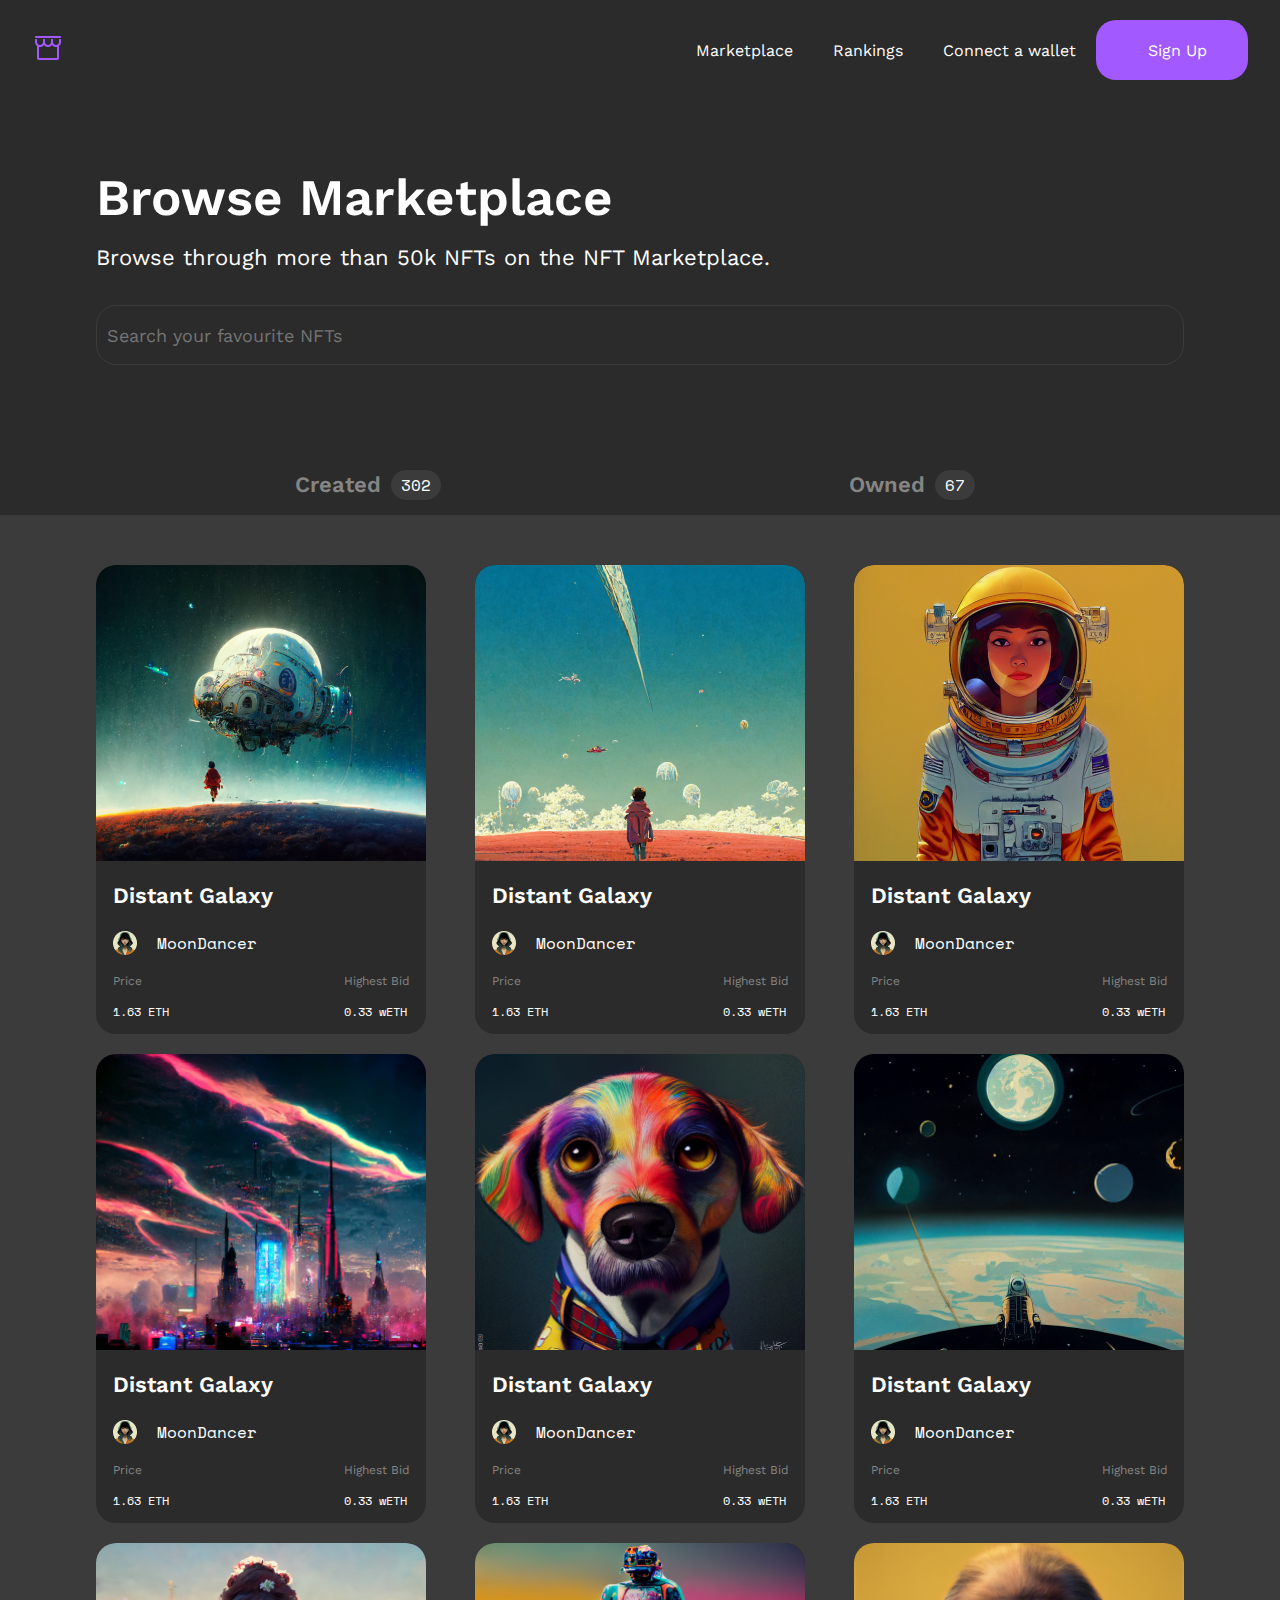
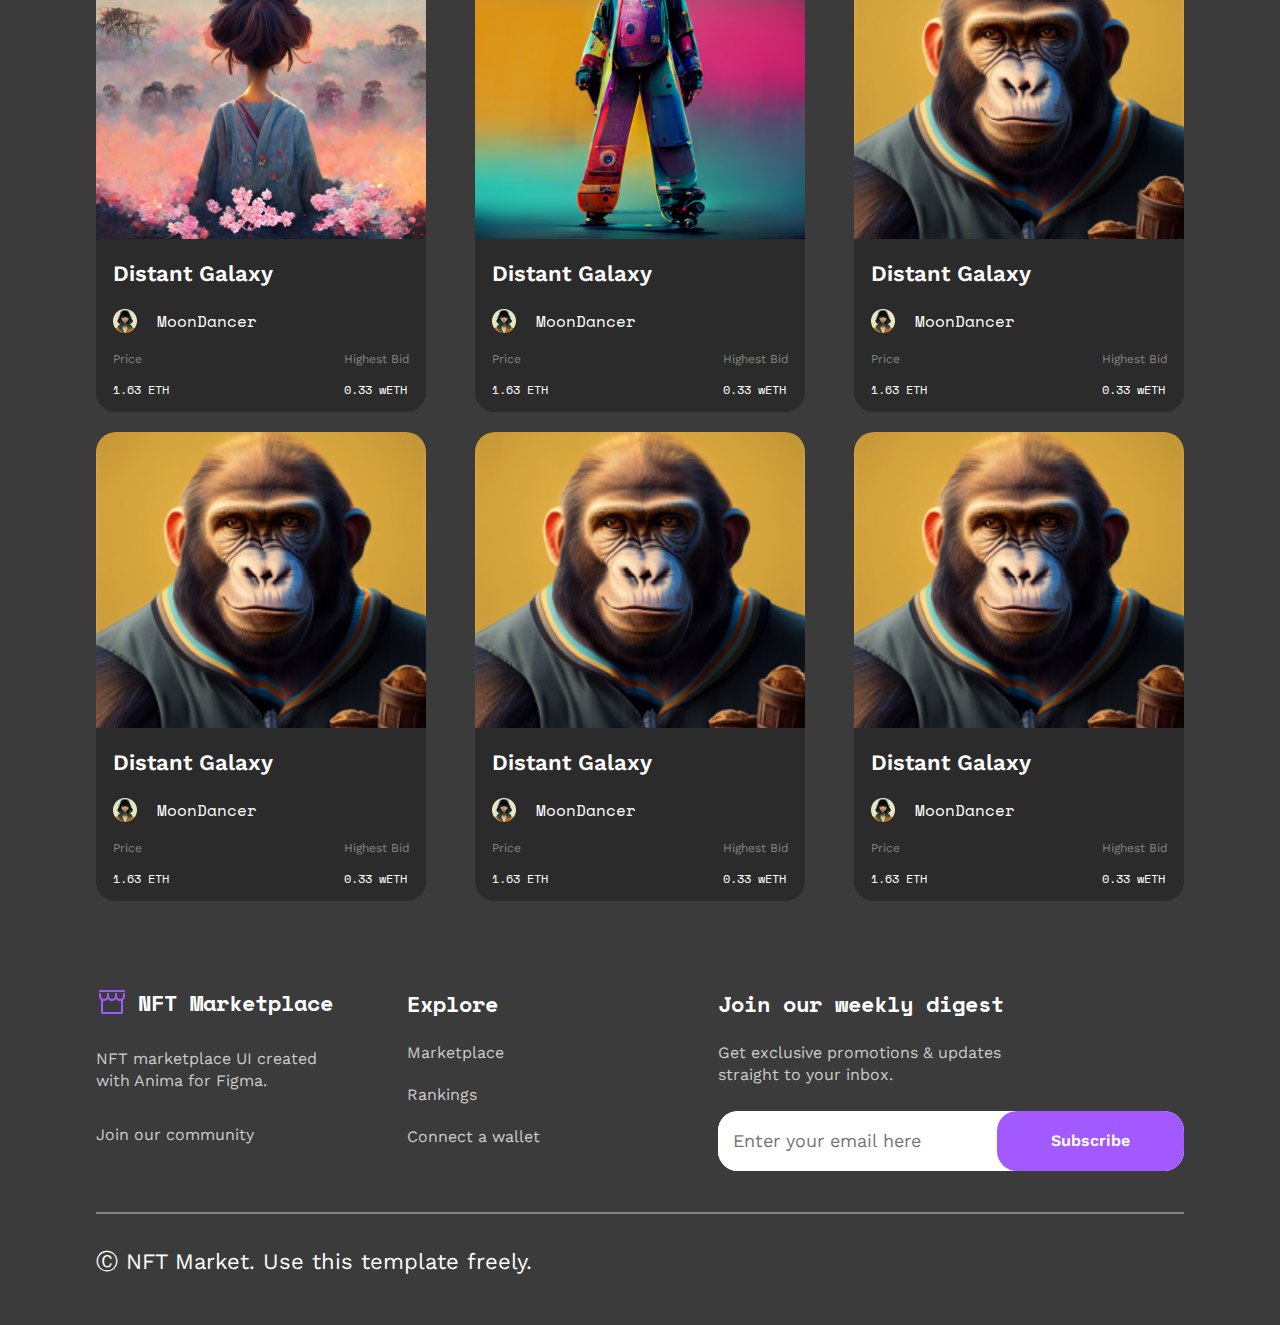
<file: marketpace.html>
<!DOCTYPE html>
<html lang="en">
<head>
    <meta charset="UTF-8">
    <meta name="viewport" content="width=device-width, initial-scale=1.0">
    <!-- cdnjs icons link -->
    <link rel="stylesheet" href="https://cdnjs.cloudflare.com/ajax/libs/font-awesome/6.4.2/css/all.min.css" integrity="sha512-z3gLpd7yknf1YoNbCzqRKc4qyor8gaKU1qmn+CShxbuBusANI9QpRohGBreCFkKxLhei6S9CQXFEbbKuqLg0DA==" crossorigin="anonymous" referrerpolicy="no-referrer" />
    <!-- css file link -->
    <link rel="stylesheet" href="./css/style.css">
    <!-- marketplace css file link -->
    <link rel="stylesheet" href="./css/marketpalce.css">
    <!-- srtist css file link -->
    <link rel="stylesheet" href="./css/artist.css">
    <title>Marketplace Project</title>
</head>
<body>

    
    <!-- navbar start -->
    <nav class="navigation">
        <div class="nav_menu">
            <a href="index.html"><img src="./images/logo.png" alt=""></a>
            <div class="menu_list">
                <ul class="menu">
                    <li><a href="marketpace.html">Marketplace</a></li>
                    <li><a href="rankings.html">Rankings</a></li>
                    <li><a href="connect.html">Connect a wallet</a></li>
                </ul>
                <a class="signup" href="sigup.html">
                    <i class="fa-regular fa-user"></i>
                    Sign Up
                </a>
            </div>
            <div class="burger_menu_icon">
                <div class="burger menu1"></div>
                <div class="burger menu2"></div>
                <div class="burger menu1"></div>
            </div>
        </div>
    </nav>

    <!-- marketpalce start -->
    <div class="container">
        <div class="marketpalce">
            <p class="title">Browse Marketplace</p>
            <p class="text">Browse through more than 50k NFTs on the NFT Marketplace.</p>
            <form class="marketpalce_form">
                <input type="search" placeholder="Search your favourite NFTs">
                <i class="fa-solid fa-magnifying-glass"></i>
            </form>
        </div>
        <div class="created_menu">
            <div class="created_menu_items marketplace_menu">
                <p class="bio">Created</p>
                <div class="create_count">
                    <p class="c_count">302</p>
                </div>
            </div>
            <div class="created_menu_items marketplace_menu">
                <p class="bio">Owned</p>
                <div class="create_count">
                    <p class="c_count">67</p>
                </div>
            </div>
        </div>
    </div>

    <div class="container_fluid">
        <div class="container">
            <div class="artist_card_box">
                <div class="discover_card artist_cards">
                    <div class="descover_card_image_box">
                        <img src="./images/Image Placeholder (9).png" alt="">
                    </div>
                    <div class="descover_card_body">
                        <p class="categories_card_body_text">Distant Galaxy</p>
                        <div class="discover_card_profile">
                            <img src="./images/Avatar (3).png" alt="">
                            <p>MoonDancer</p>
                        </div>
                    </div>
                    <div class="descover_card_footer">
                        <div class="discover_footer">
                            <p class="footer_left_title">Price</p>
                            <p class="footer_left_text">1.63 ETH</p>
                        </div>
                        <div class="discover_footer">
                            <p class="footer_left_title">Highest Bid</p>
                            <p class="footer_left_text">0.33 wETH</p>
                        </div>
                    </div>
                </div>
                <div class="discover_card artist_cards">
                    <div class="descover_card_image_box">
                        <img src="./images/Image Placeholder (10).png" alt="">
                    </div>
                    <div class="descover_card_body">
                        <p class="categories_card_body_text">Distant Galaxy</p>
                        <div class="discover_card_profile">
                            <img src="./images/Avatar (3).png" alt="">
                            <p>MoonDancer</p>
                        </div>
                    </div>
                    <div class="descover_card_footer">
                        <div class="discover_footer">
                            <p class="footer_left_title">Price</p>
                            <p class="footer_left_text">1.63 ETH</p>
                        </div>
                        <div class="discover_footer">
                            <p class="footer_left_title">Highest Bid</p>
                            <p class="footer_left_text">0.33 wETH</p>
                        </div>
                    </div>
                </div>
                <div class="discover_card artist_cards">
                    <div class="descover_card_image_box">
                        <img src="./images/Image Placeholder (11).png" alt="">
                    </div>
                    <div class="descover_card_body">
                        <p class="categories_card_body_text">Distant Galaxy</p>
                        <div class="discover_card_profile">
                            <img src="./images/Avatar (3).png" alt="">
                            <p>MoonDancer</p>
                        </div>
                    </div>
                    <div class="descover_card_footer">
                        <div class="discover_footer">
                            <p class="footer_left_title">Price</p>
                            <p class="footer_left_text">1.63 ETH</p>
                        </div>
                        <div class="discover_footer">
                            <p class="footer_left_title">Highest Bid</p>
                            <p class="footer_left_text">0.33 wETH</p>
                        </div>
                    </div>
                </div>
                <div class="discover_card artist_cards">
                    <div class="descover_card_image_box">
                        <img src="./images/Image Placeholder (12).png" alt="">
                    </div>
                    <div class="descover_card_body">
                        <p class="categories_card_body_text">Distant Galaxy</p>
                        <div class="discover_card_profile">
                            <img src="./images/Avatar (3).png" alt="">
                            <p>MoonDancer</p>
                        </div>
                    </div>
                    <div class="descover_card_footer">
                        <div class="discover_footer">
                            <p class="footer_left_title">Price</p>
                            <p class="footer_left_text">1.63 ETH</p>
                        </div>
                        <div class="discover_footer">
                            <p class="footer_left_title">Highest Bid</p>
                            <p class="footer_left_text">0.33 wETH</p>
                        </div>
                    </div>
                </div>
                <div class="discover_card artist_cards">
                    <div class="descover_card_image_box">
                        <img src="./images/Image Placeholder (13).png" alt="">
                    </div>
                    <div class="descover_card_body">
                        <p class="categories_card_body_text">Distant Galaxy</p>
                        <div class="discover_card_profile">
                            <img src="./images/Avatar (3).png" alt="">
                            <p>MoonDancer</p>
                        </div>
                    </div>
                    <div class="descover_card_footer">
                        <div class="discover_footer">
                            <p class="footer_left_title">Price</p>
                            <p class="footer_left_text">1.63 ETH</p>
                        </div>
                        <div class="discover_footer">
                            <p class="footer_left_title">Highest Bid</p>
                            <p class="footer_left_text">0.33 wETH</p>
                        </div>
                    </div>
                </div>
                <div class="discover_card artist_cards">
                    <div class="descover_card_image_box">
                        <img src="./images/Image Placeholder (14).png" alt="">
                    </div>
                    <div class="descover_card_body">
                        <p class="categories_card_body_text">Distant Galaxy</p>
                        <div class="discover_card_profile">
                            <img src="./images/Avatar (3).png" alt="">
                            <p>MoonDancer</p>
                        </div>
                    </div>
                    <div class="descover_card_footer">
                        <div class="discover_footer">
                            <p class="footer_left_title">Price</p>
                            <p class="footer_left_text">1.63 ETH</p>
                        </div>
                        <div class="discover_footer">
                            <p class="footer_left_title">Highest Bid</p>
                            <p class="footer_left_text">0.33 wETH</p>
                        </div>
                    </div>
                </div>
                <div class="discover_card artist_cards">
                    <div class="descover_card_image_box">
                        <img src="./images/Image Placeholder (15).png" alt="">
                    </div>
                    <div class="descover_card_body">
                        <p class="categories_card_body_text">Distant Galaxy</p>
                        <div class="discover_card_profile">
                            <img src="./images/Avatar (3).png" alt="">
                            <p>MoonDancer</p>
                        </div>
                    </div>
                    <div class="descover_card_footer">
                        <div class="discover_footer">
                            <p class="footer_left_title">Price</p>
                            <p class="footer_left_text">1.63 ETH</p>
                        </div>
                        <div class="discover_footer">
                            <p class="footer_left_title">Highest Bid</p>
                            <p class="footer_left_text">0.33 wETH</p>
                        </div>
                    </div>
                </div>
                <div class="discover_card artist_cards">
                    <div class="descover_card_image_box">
                        <img src="./images/Image Placeholder (16).png" alt="">
                    </div>
                    <div class="descover_card_body">
                        <p class="categories_card_body_text">Distant Galaxy</p>
                        <div class="discover_card_profile">
                            <img src="./images/Avatar (3).png" alt="">
                            <p>MoonDancer</p>
                        </div>
                    </div>
                    <div class="descover_card_footer">
                        <div class="discover_footer">
                            <p class="footer_left_title">Price</p>
                            <p class="footer_left_text">1.63 ETH</p>
                        </div>
                        <div class="discover_footer">
                            <p class="footer_left_title">Highest Bid</p>
                            <p class="footer_left_text">0.33 wETH</p>
                        </div>
                    </div>
                </div>
                <div class="discover_card artist_cards">
                    <div class="descover_card_image_box">
                        <img src="./images/Image Placeholder (2).png" alt="">
                    </div>
                    <div class="descover_card_body">
                        <p class="categories_card_body_text">Distant Galaxy</p>
                        <div class="discover_card_profile">
                            <img src="./images/Avatar (3).png" alt="">
                            <p>MoonDancer</p>
                        </div>
                    </div>
                    <div class="descover_card_footer">
                        <div class="discover_footer">
                            <p class="footer_left_title">Price</p>
                            <p class="footer_left_text">1.63 ETH</p>
                        </div>
                        <div class="discover_footer">
                            <p class="footer_left_title">Highest Bid</p>
                            <p class="footer_left_text">0.33 wETH</p>
                        </div>
                    </div>
                </div>
                <div class="discover_card artist_cards">
                    <div class="descover_card_image_box">
                        <img src="./images/Image Placeholder (2).png" alt="">
                    </div>
                    <div class="descover_card_body">
                        <p class="categories_card_body_text">Distant Galaxy</p>
                        <div class="discover_card_profile">
                            <img src="./images/Avatar (3).png" alt="">
                            <p>MoonDancer</p>
                        </div>
                    </div>
                    <div class="descover_card_footer">
                        <div class="discover_footer">
                            <p class="footer_left_title">Price</p>
                            <p class="footer_left_text">1.63 ETH</p>
                        </div>
                        <div class="discover_footer">
                            <p class="footer_left_title">Highest Bid</p>
                            <p class="footer_left_text">0.33 wETH</p>
                        </div>
                    </div>
                </div>
                <div class="discover_card artist_cards">
                    <div class="descover_card_image_box">
                        <img src="./images/Image Placeholder (2).png" alt="">
                    </div>
                    <div class="descover_card_body">
                        <p class="categories_card_body_text">Distant Galaxy</p>
                        <div class="discover_card_profile">
                            <img src="./images/Avatar (3).png" alt="">
                            <p>MoonDancer</p>
                        </div>
                    </div>
                    <div class="descover_card_footer">
                        <div class="discover_footer">
                            <p class="footer_left_title">Price</p>
                            <p class="footer_left_text">1.63 ETH</p>
                        </div>
                        <div class="discover_footer">
                            <p class="footer_left_title">Highest Bid</p>
                            <p class="footer_left_text">0.33 wETH</p>
                        </div>
                    </div>
                </div>
                <div class="discover_card artist_cards">
                    <div class="descover_card_image_box">
                        <img src="./images/Image Placeholder (2).png" alt="">
                    </div>
                    <div class="descover_card_body">
                        <p class="categories_card_body_text">Distant Galaxy</p>
                        <div class="discover_card_profile">
                            <img src="./images/Avatar (3).png" alt="">
                            <p>MoonDancer</p>
                        </div>
                    </div>
                    <div class="descover_card_footer">
                        <div class="discover_footer">
                            <p class="footer_left_title">Price</p>
                            <p class="footer_left_text">1.63 ETH</p>
                        </div>
                        <div class="discover_footer">
                            <p class="footer_left_title">Highest Bid</p>
                            <p class="footer_left_text">0.33 wETH</p>
                        </div>
                    </div>
                </div>
                
            </div>
        </div>
    </div>





    <!-- footer start -->

    <footer class="footer">
        <div class="footer_container">
            <div class="footer_item1">
                <div class="items_top">
                    <img src="./images/logo.png" alt="">
                    <span class="nft_logo">NFT Marketplace</span>
                </div>
                <div class="items_bottom">
                    <p class="footer_items_text">NFT marketplace UI created with Anima for Figma.</p>
                    <p class="footer_items_text">Join our community</p>
                    <div class="footer_icons">
                        <a href="#"><i class="fa-brands fa-discord"></i></a>
                        <a href="#"><i class="fa-brands fa-youtube"></i></a>
                        <a href="#"><i class="fa-brands fa-twitter"></i></a>
                        <a href="#"><i class="fa-brands fa-instagram"></i></a>
                    </div>
                </div>
            </div>
            <div class="footer_item2">
                <p class="nft_logo">Explore</p>
                <ul class="footer_menu">
                    <li><a href="#">Marketplace</a></li>
                    <li><a href="#">Rankings</a></li>
                    <li><a href="#">Connect a wallet</a></li>
                </ul>
            </div>
            <div class="footer_item3">
                <p class="nft_logo">Join our weekly digest</p>
                <p class="footer_items3_text">Get exclusive promotions & updates straight to your inbox.</p>
                <form class="form">
                    <input type="email" placeholder="Enter your email here">
                    <button class="bottom_btn" >     Subscribe</button>
                </form>
            </div>
        </div>
        <div class="container">
            <div class="hr"></div>
            <p style="margin-top: 30px;" class="text">Ⓒ NFT Market. Use this template freely.</p>
            
        </div>
    </footer>
</body>
</html>
</file>
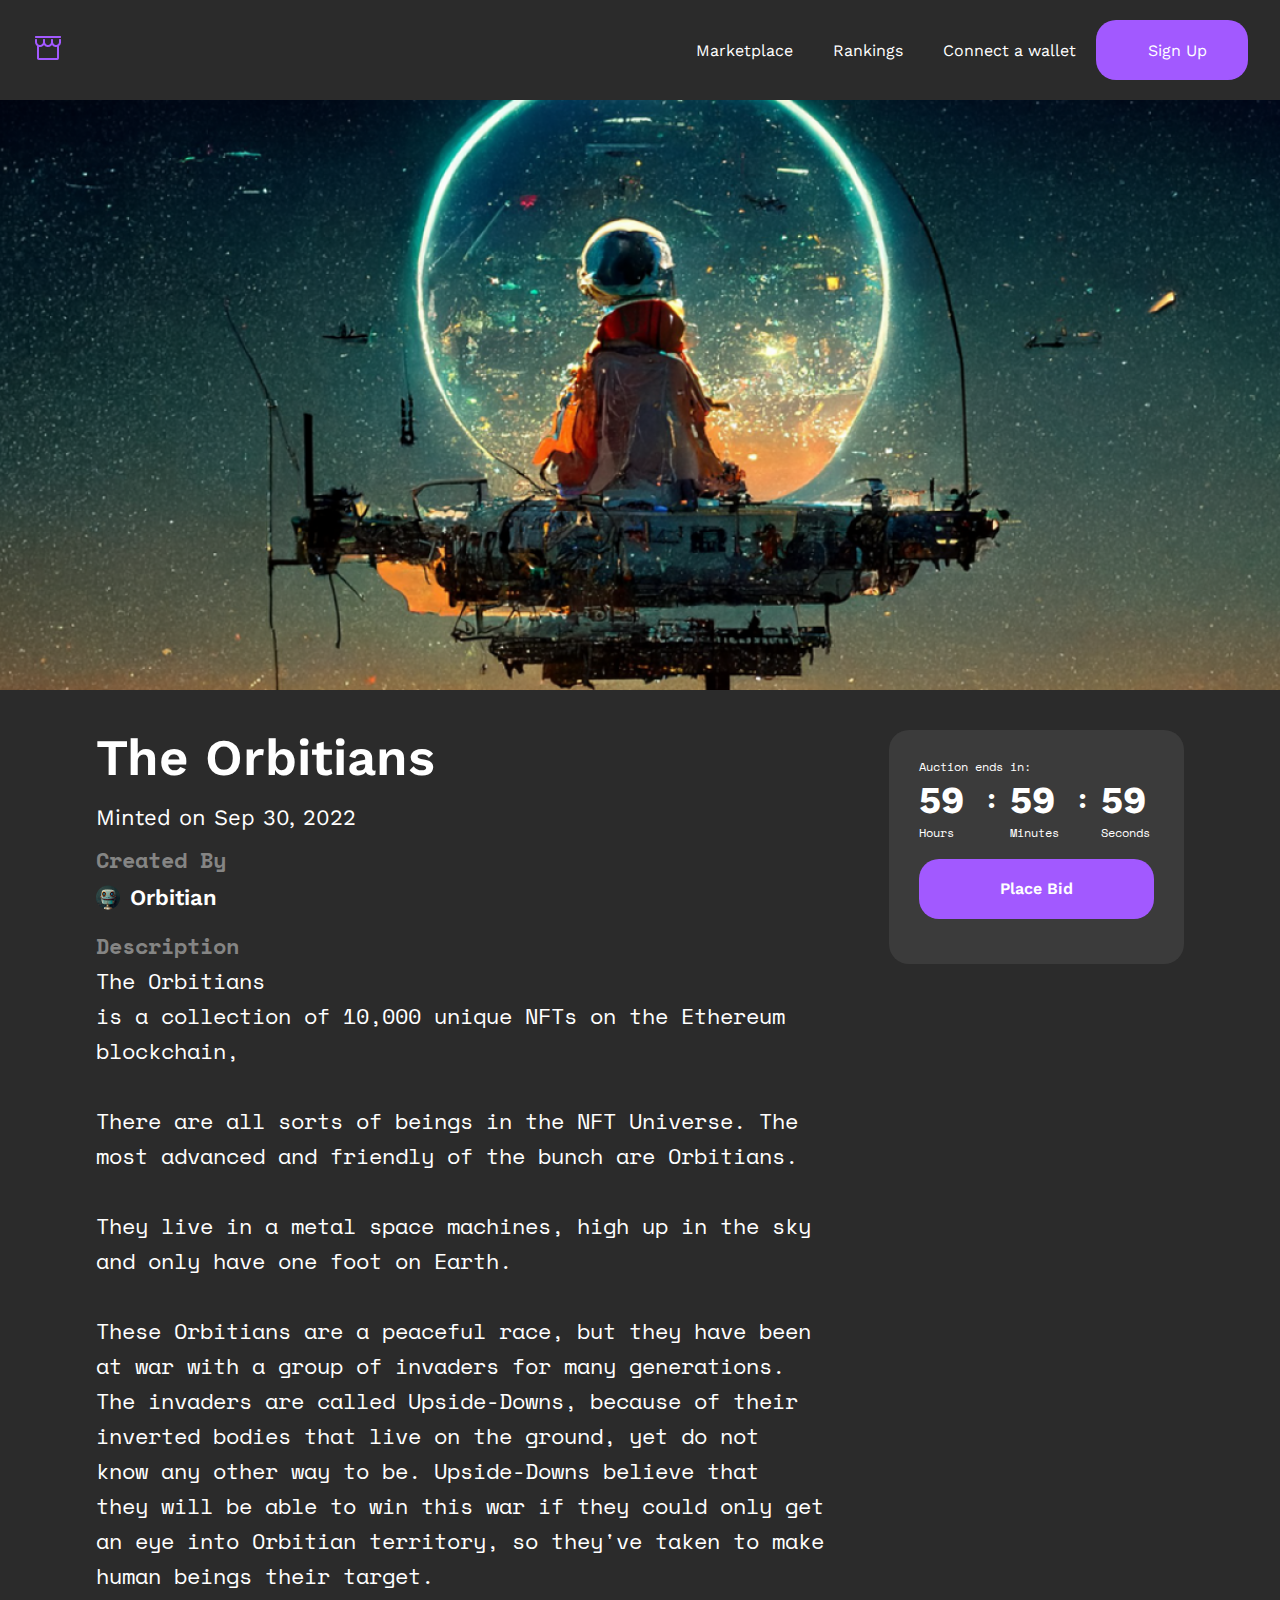
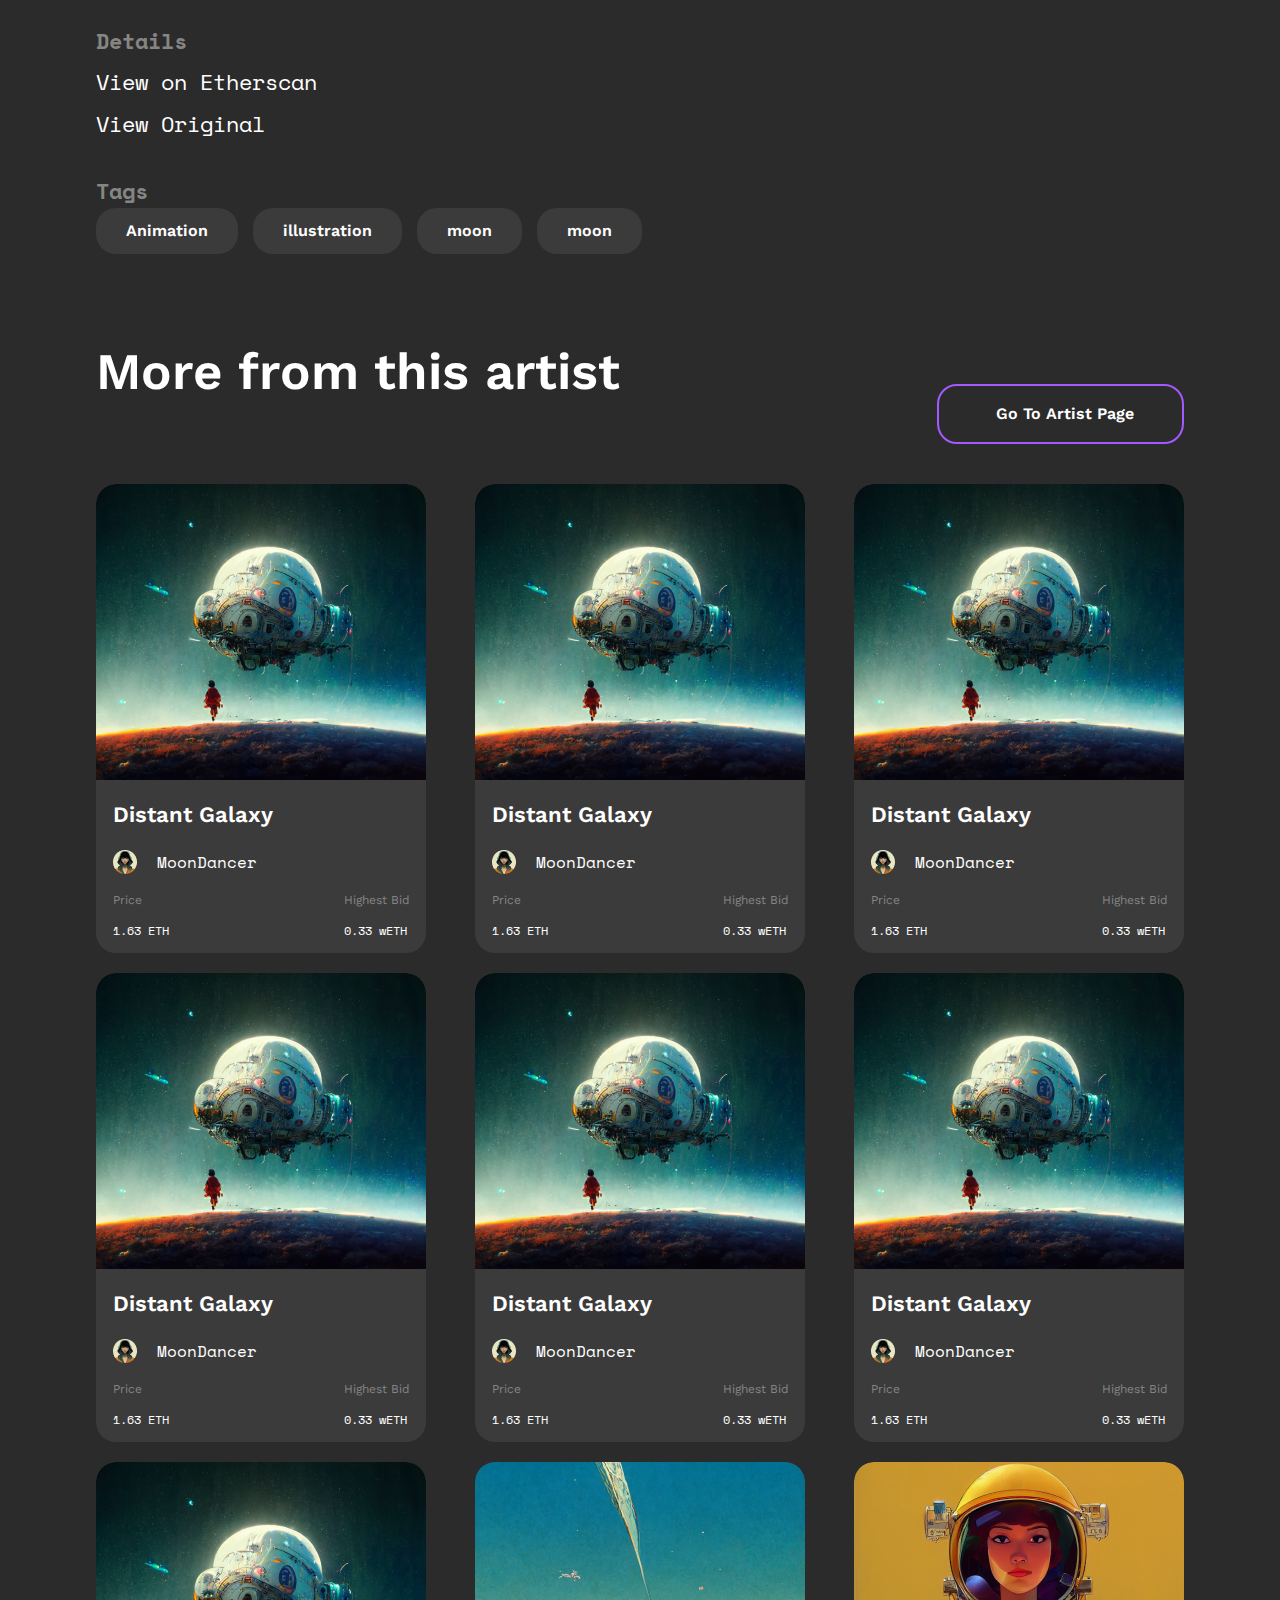
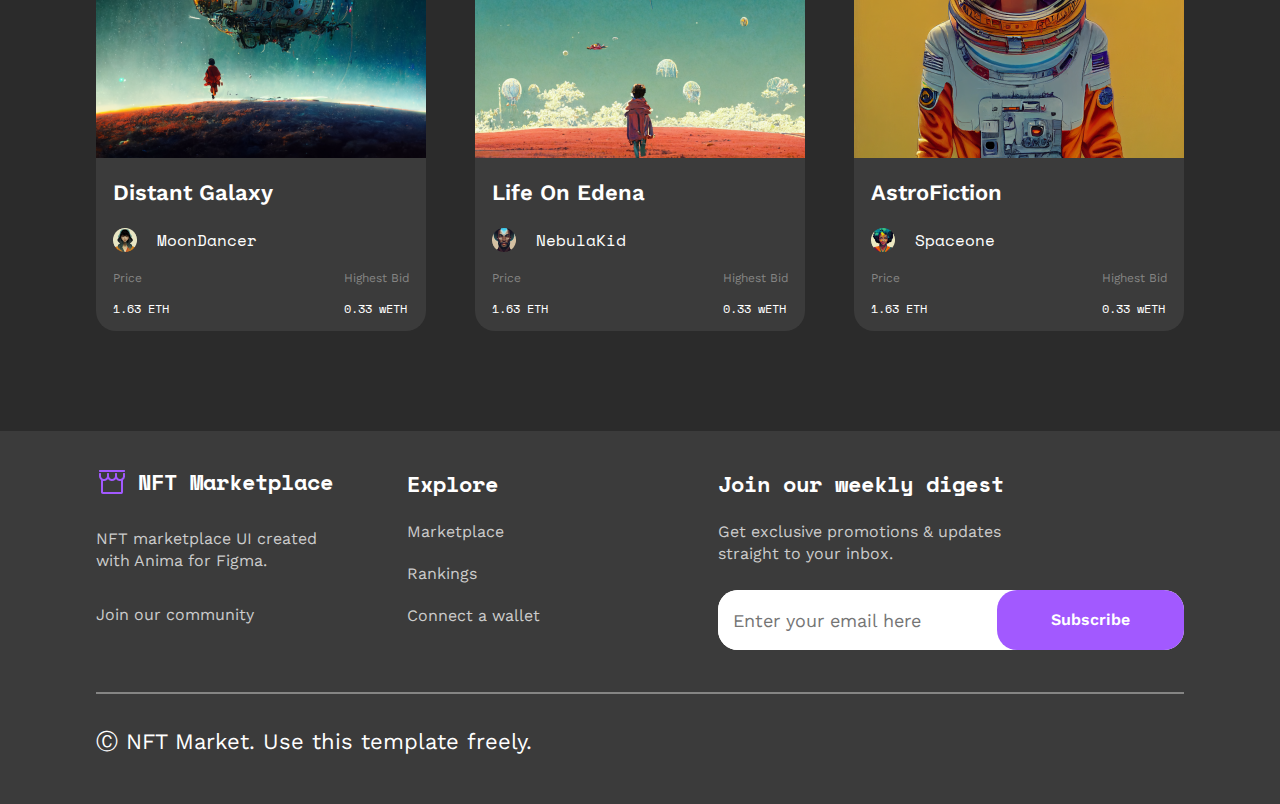
<file: nft.html>
<!DOCTYPE html>
<html lang="en">
<head>
    <meta charset="UTF-8">
    <meta name="viewport" content="width=device-width, initial-scale=1.0">
    <!-- cdnjs icons link -->
    <link rel="stylesheet" href="https://cdnjs.cloudflare.com/ajax/libs/font-awesome/6.4.2/css/all.min.css" integrity="sha512-z3gLpd7yknf1YoNbCzqRKc4qyor8gaKU1qmn+CShxbuBusANI9QpRohGBreCFkKxLhei6S9CQXFEbbKuqLg0DA==" crossorigin="anonymous" referrerpolicy="no-referrer" />
    <!-- css file link -->
    <link rel="stylesheet" href="./css/style.css">
    <!-- css  nft link -->
    <link rel="stylesheet" href="./css/nft.css">
    <title>Marketplace Project</title>
</head>
<body>

    
    <!-- navbar start -->
    <nav class="navigation">
        <div class="nav_menu">
            <a href="index.html"><img src="./images/logo.png" alt=""></a>
            <div class="menu_list">
                <ul class="menu">
                    <li><a href="marketpace.html">Marketplace</a></li>
                    <li><a href="rankings.html">Rankings</a></li>
                    <li><a href="connect.html">Connect a wallet</a></li>
                </ul>
                <a class="signup" href="sigup.html">
                    <i class="fa-regular fa-user"></i>
                    Sign Up
                </a>
            </div>
            <div class="burger_menu_icon">
                <div class="burger menu1"></div>
                <div class="burger menu2"></div>
                <div class="burger menu1"></div>
            </div>
        </div>
    </nav>

    <!-- sigup start -->
    <div class="nft_bg"></div>

    <!-- start umumiy container -->
    <div class="container">
        <div class="orbitians">
            <div class="orbitians_title_box">
                <p class="title">The Orbitians</p>
                <p class="text">Minted on Sep 30, 2022</p>
            </div>
            <div class="orbitians_box">
                <p class="created">Created By</p>
                <div class="orbitians_avatar_box">
                    <img src="./images/avatar_nft.png" alt=""> <span class="Orbitian">Orbitian</span>
                </div>
            </div>
            <div class="orbitians_time_box">
                <div class="time_box orbitians_time">
                    <p class="time_title">Auction ends in:</p>
                    <div class="time_item_box">
                        <div class="date">
                            <p>59</p>
                            <p>Hours</p>
                        </div>
                        <div class="dot_time">
                            <p>:</p>
                        </div>
                        <div class="date">
                            <p>59</p>
                            <p>Minutes</p>
                        </div>
                        <div class="dot_time">
                            <p>:</p>
                        </div>
                        <div class="date">
                            <p>59</p>
                            <p>Seconds</p>
                        </div>
                    </div>
                    <button class="orbitians_time_btn">Place Bid</button>
                </div>
            </div>
            <div class="orbitians_text_box">
                <p class="created">Description</p>
                <p class="description">
                    The Orbitians <br>
                    is a collection of 10,000 unique NFTs on the Ethereum <br> blockchain, <br><br>There are all sorts of beings in the NFT Universe. The <br> most advanced and friendly of the bunch are Orbitians. <br> <br> They live in a metal space machines, high up in the sky <br> and only have one foot on Earth. <br><br>
                    These Orbitians  are a peaceful race, but they have been <br> at war with a group of invaders for many generations. <br> The invaders are called Upside-Downs, because of their <br> inverted bodies that live on the ground, yet do not <br> know any other way to be. Upside-Downs believe that <br> they will be able to win this war if they could only get <br> an eye into Orbitian territory, so they've taken to make <br> human beings their target.
                </p>
                <div class="details">
                    <p class="created">Details</p>
                    <p class="description"><i style="color: #858584;" class="fa-solid fa-globe"></i> View on Etherscan</p>
                    <p class="description"><i style="color: #858584;" class="fa-solid fa-globe"></i> View Original</p>
                </div>
                <div class="tags">
                    <p class="created">Tags</p>
                    <div class="tags_items">
                        <div class="tags_item"><p>Animation</p></div>
                        <div class="tags_item"><p>illustration</p></div>
                        <div class="tags_item"><p>moon</p></div>
                        <div class="tags_item"><p>moon</p></div>
                    </div>
                </div>
            </div>
        </div>

        <!-- more from this artist -->
        <section class="discover_container">
            <div class="creators_top">
                <div class="creators_top_text">
                    <p class="title">More from this artist</p>
                </div>
                <div class="creators_top_btn">
                    <a href="nft.html"><button class="btn"><i class="fa-solid fa-arrow-right"></i> Go To Artist Page</button></a>
                </div>

            </div>

            <div class="discover_box_card">
                <div class="discover_card">
                    <div class="descover_card_image_box">
                        <img src="./images/Image Placeholder (9).png" alt="">
                    </div>
                    <div class="descover_card_body">
                        <p class="categories_card_body_text">Distant Galaxy</p>
                        <div class="discover_card_profile">
                            <img src="./images/Avatar (3).png" alt="">
                            <p>MoonDancer</p>
                        </div>
                    </div>
                    <div class="descover_card_footer">
                        <div class="discover_footer">
                            <p class="footer_left_title">Price</p>
                            <p class="footer_left_text">1.63 ETH</p>
                        </div>
                        <div class="discover_footer">
                            <p class="footer_left_title">Highest Bid</p>
                            <p class="footer_left_text">0.33 wETH</p>
                        </div>
                    </div>
                </div>
                <div class="discover_card">
                    <div class="descover_card_image_box">
                        <img src="./images/Image Placeholder (9).png" alt="">
                    </div>
                    <div class="descover_card_body">
                        <p class="categories_card_body_text">Distant Galaxy</p>
                        <div class="discover_card_profile">
                            <img src="./images/Avatar (3).png" alt="">
                            <p>MoonDancer</p>
                        </div>
                    </div>
                    <div class="descover_card_footer">
                        <div class="discover_footer">
                            <p class="footer_left_title">Price</p>
                            <p class="footer_left_text">1.63 ETH</p>
                        </div>
                        <div class="discover_footer">
                            <p class="footer_left_title">Highest Bid</p>
                            <p class="footer_left_text">0.33 wETH</p>
                        </div>
                    </div>
                </div>
                <div class="discover_card">
                    <div class="descover_card_image_box">
                        <img src="./images/Image Placeholder (9).png" alt="">
                    </div>
                    <div class="descover_card_body">
                        <p class="categories_card_body_text">Distant Galaxy</p>
                        <div class="discover_card_profile">
                            <img src="./images/Avatar (3).png" alt="">
                            <p>MoonDancer</p>
                        </div>
                    </div>
                    <div class="descover_card_footer">
                        <div class="discover_footer">
                            <p class="footer_left_title">Price</p>
                            <p class="footer_left_text">1.63 ETH</p>
                        </div>
                        <div class="discover_footer">
                            <p class="footer_left_title">Highest Bid</p>
                            <p class="footer_left_text">0.33 wETH</p>
                        </div>
                    </div>
                </div>
                <div class="discover_card">
                    <div class="descover_card_image_box">
                        <img src="./images/Image Placeholder (9).png" alt="">
                    </div>
                    <div class="descover_card_body">
                        <p class="categories_card_body_text">Distant Galaxy</p>
                        <div class="discover_card_profile">
                            <img src="./images/Avatar (3).png" alt="">
                            <p>MoonDancer</p>
                        </div>
                    </div>
                    <div class="descover_card_footer">
                        <div class="discover_footer">
                            <p class="footer_left_title">Price</p>
                            <p class="footer_left_text">1.63 ETH</p>
                        </div>
                        <div class="discover_footer">
                            <p class="footer_left_title">Highest Bid</p>
                            <p class="footer_left_text">0.33 wETH</p>
                        </div>
                    </div>
                </div>
                <div class="discover_card">
                    <div class="descover_card_image_box">
                        <img src="./images/Image Placeholder (9).png" alt="">
                    </div>
                    <div class="descover_card_body">
                        <p class="categories_card_body_text">Distant Galaxy</p>
                        <div class="discover_card_profile">
                            <img src="./images/Avatar (3).png" alt="">
                            <p>MoonDancer</p>
                        </div>
                    </div>
                    <div class="descover_card_footer">
                        <div class="discover_footer">
                            <p class="footer_left_title">Price</p>
                            <p class="footer_left_text">1.63 ETH</p>
                        </div>
                        <div class="discover_footer">
                            <p class="footer_left_title">Highest Bid</p>
                            <p class="footer_left_text">0.33 wETH</p>
                        </div>
                    </div>
                </div>
                <div class="discover_card">
                    <div class="descover_card_image_box">
                        <img src="./images/Image Placeholder (9).png" alt="">
                    </div>
                    <div class="descover_card_body">
                        <p class="categories_card_body_text">Distant Galaxy</p>
                        <div class="discover_card_profile">
                            <img src="./images/Avatar (3).png" alt="">
                            <p>MoonDancer</p>
                        </div>
                    </div>
                    <div class="descover_card_footer">
                        <div class="discover_footer">
                            <p class="footer_left_title">Price</p>
                            <p class="footer_left_text">1.63 ETH</p>
                        </div>
                        <div class="discover_footer">
                            <p class="footer_left_title">Highest Bid</p>
                            <p class="footer_left_text">0.33 wETH</p>
                        </div>
                    </div>
                </div>
                <div class="discover_card">
                    <div class="descover_card_image_box">
                        <img src="./images/Image Placeholder (9).png" alt="">
                    </div>
                    <div class="descover_card_body">
                        <p class="categories_card_body_text">Distant Galaxy</p>
                        <div class="discover_card_profile">
                            <img src="./images/Avatar (3).png" alt="">
                            <p>MoonDancer</p>
                        </div>
                    </div>
                    <div class="descover_card_footer">
                        <div class="discover_footer">
                            <p class="footer_left_title">Price</p>
                            <p class="footer_left_text">1.63 ETH</p>
                        </div>
                        <div class="discover_footer">
                            <p class="footer_left_title">Highest Bid</p>
                            <p class="footer_left_text">0.33 wETH</p>
                        </div>
                    </div>
                </div>
                <div class="discover_card">
                    <div class="descover_card_image_box">
                        <img src="./images/Image Placeholder (10).png" alt="">
                    </div>
                    <div class="descover_card_body">
                        <p class="categories_card_body_text">Life On Edena</p>
                        <div class="discover_card_profile">
                            <img src="./images/Asset 12 2 (5).png" alt="">
                            <p>NebulaKid</p>
                        </div>
                    </div>
                    <div class="descover_card_footer">
                        <div class="discover_footer">
                            <p class="footer_left_title">Price</p>
                            <p class="footer_left_text">1.63 ETH</p>
                        </div>
                        <div class="discover_footer">
                            <p class="footer_left_title">Highest Bid</p>
                            <p class="footer_left_text">0.33 wETH</p>
                        </div>
                    </div>
                </div>
                <div class="discover_card discover_card1">
                    <div class="descover_card_image_box">
                        <img src="./images/Image Placeholder (11).png" alt="">
                    </div>
                    <div class="descover_card_body">
                        <p class="categories_card_body_text">AstroFiction</p>
                        <div class="discover_card_profile">
                            <img src="./images/Asset 12 2 (6).png" alt="">
                            <p>Spaceone</p>
                        </div>
                    </div>
                    <div class="descover_card_footer">
                        <div class="discover_footer">
                            <p class="footer_left_title">Price</p>
                            <p class="footer_left_text">1.63 ETH</p>
                        </div>
                        <div class="discover_footer">
                            <p class="footer_left_title">Highest Bid</p>
                            <p class="footer_left_text">0.33 wETH</p>
                        </div>
                    </div>
                </div>
            </div>

        </section>
    </div>



    <!-- footer start -->

    <footer class="footer">
        <div class="footer_container">
            <div class="footer_item1">
                <div class="items_top">
                    <img src="./images/logo.png" alt="">
                    <span class="nft_logo">NFT Marketplace</span>
                </div>
                <div class="items_bottom">
                    <p class="footer_items_text">NFT marketplace UI created with Anima for Figma.</p>
                    <p class="footer_items_text">Join our community</p>
                    <div class="footer_icons">
                        <a href="#"><i class="fa-brands fa-discord"></i></a>
                        <a href="#"><i class="fa-brands fa-youtube"></i></a>
                        <a href="#"><i class="fa-brands fa-twitter"></i></a>
                        <a href="#"><i class="fa-brands fa-instagram"></i></a>
                    </div>
                </div>
            </div>
            <div class="footer_item2">
                <p class="nft_logo">Explore</p>
                <ul class="footer_menu">
                    <li><a href="#">Marketplace</a></li>
                    <li><a href="#">Rankings</a></li>
                    <li><a href="#">Connect a wallet</a></li>
                </ul>
            </div>
            <div class="footer_item3">
                <p class="nft_logo">Join our weekly digest</p>
                <p class="footer_items3_text">Get exclusive promotions & updates straight to your inbox.</p>
                <form class="form">
                    <input type="email" placeholder="Enter your email here">
                    <button class="bottom_btn" >     Subscribe</button>
                </form>
            </div>
        </div>
        <div class="container">
            <div class="hr"></div>
            <p style="margin-top: 30px;" class="text">Ⓒ NFT Market. Use this template freely.</p>
            
        </div>
    </footer>
</body>
</html>
</file>
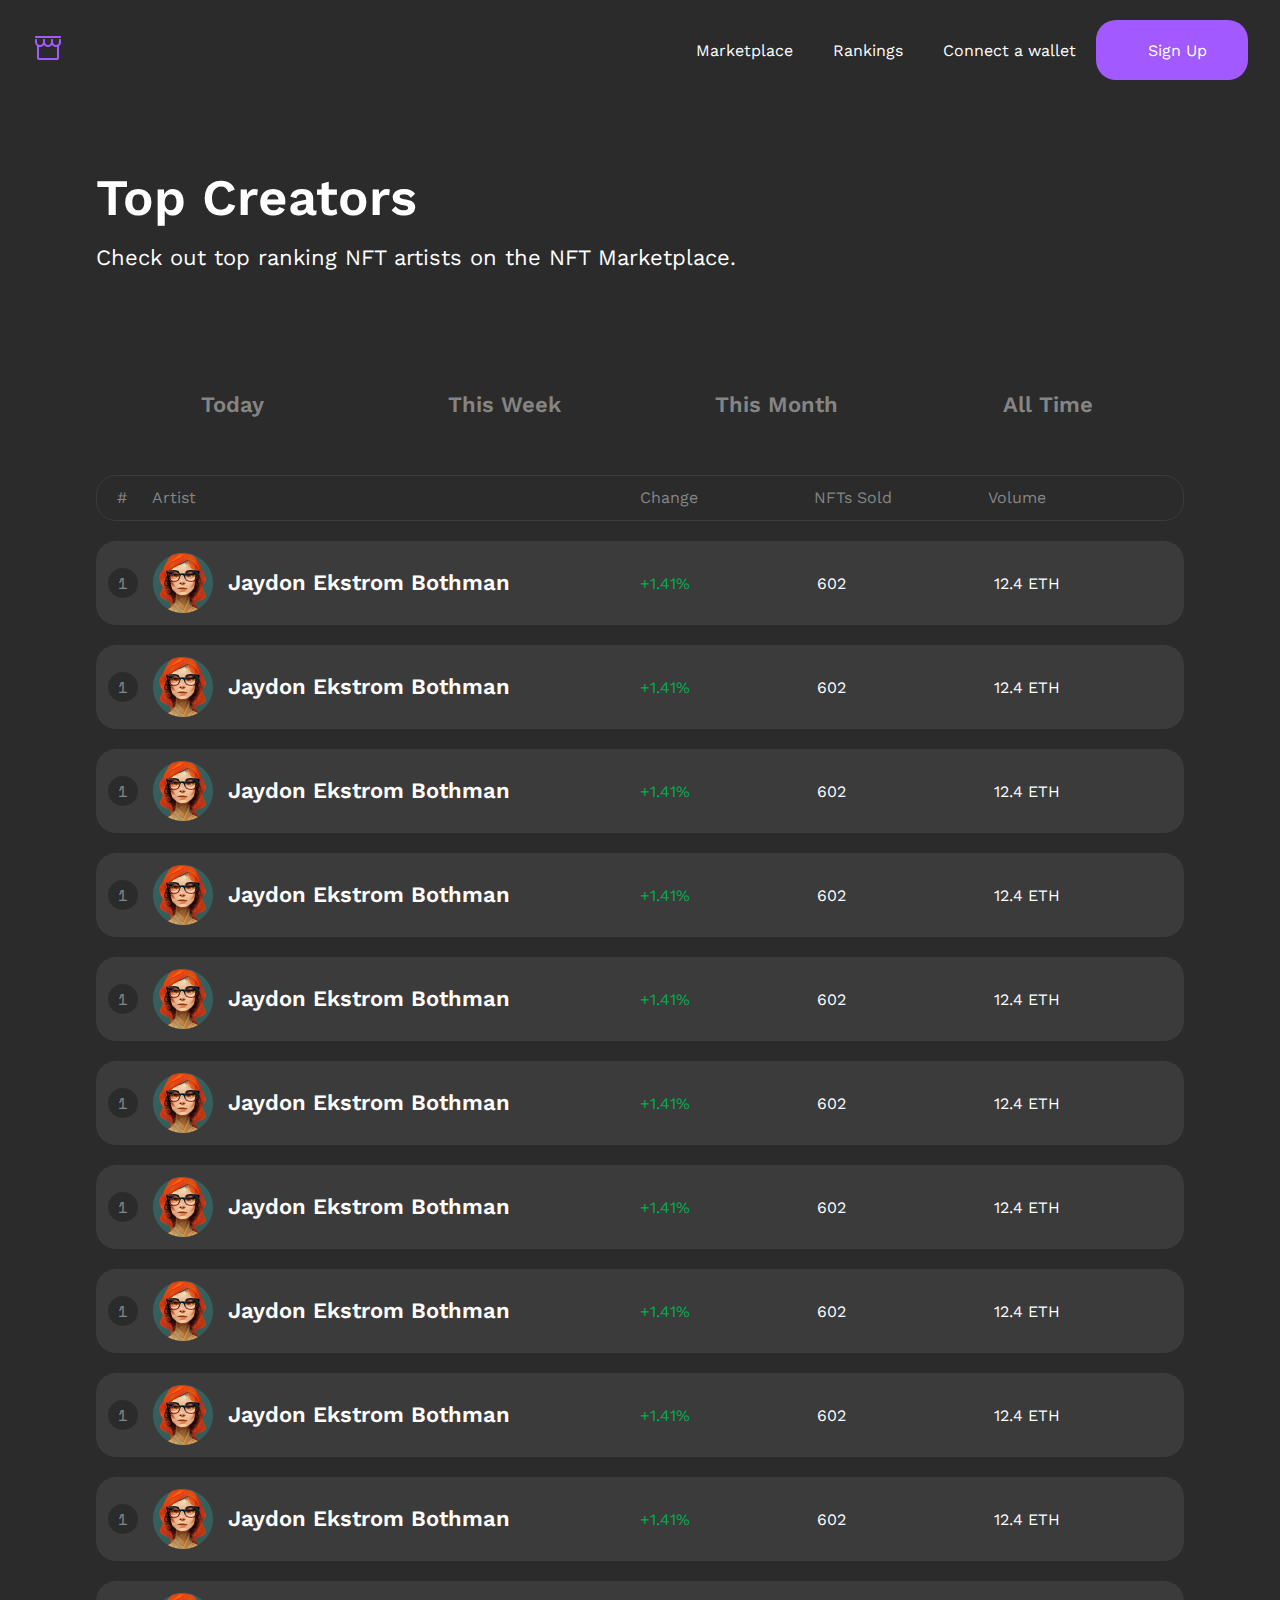
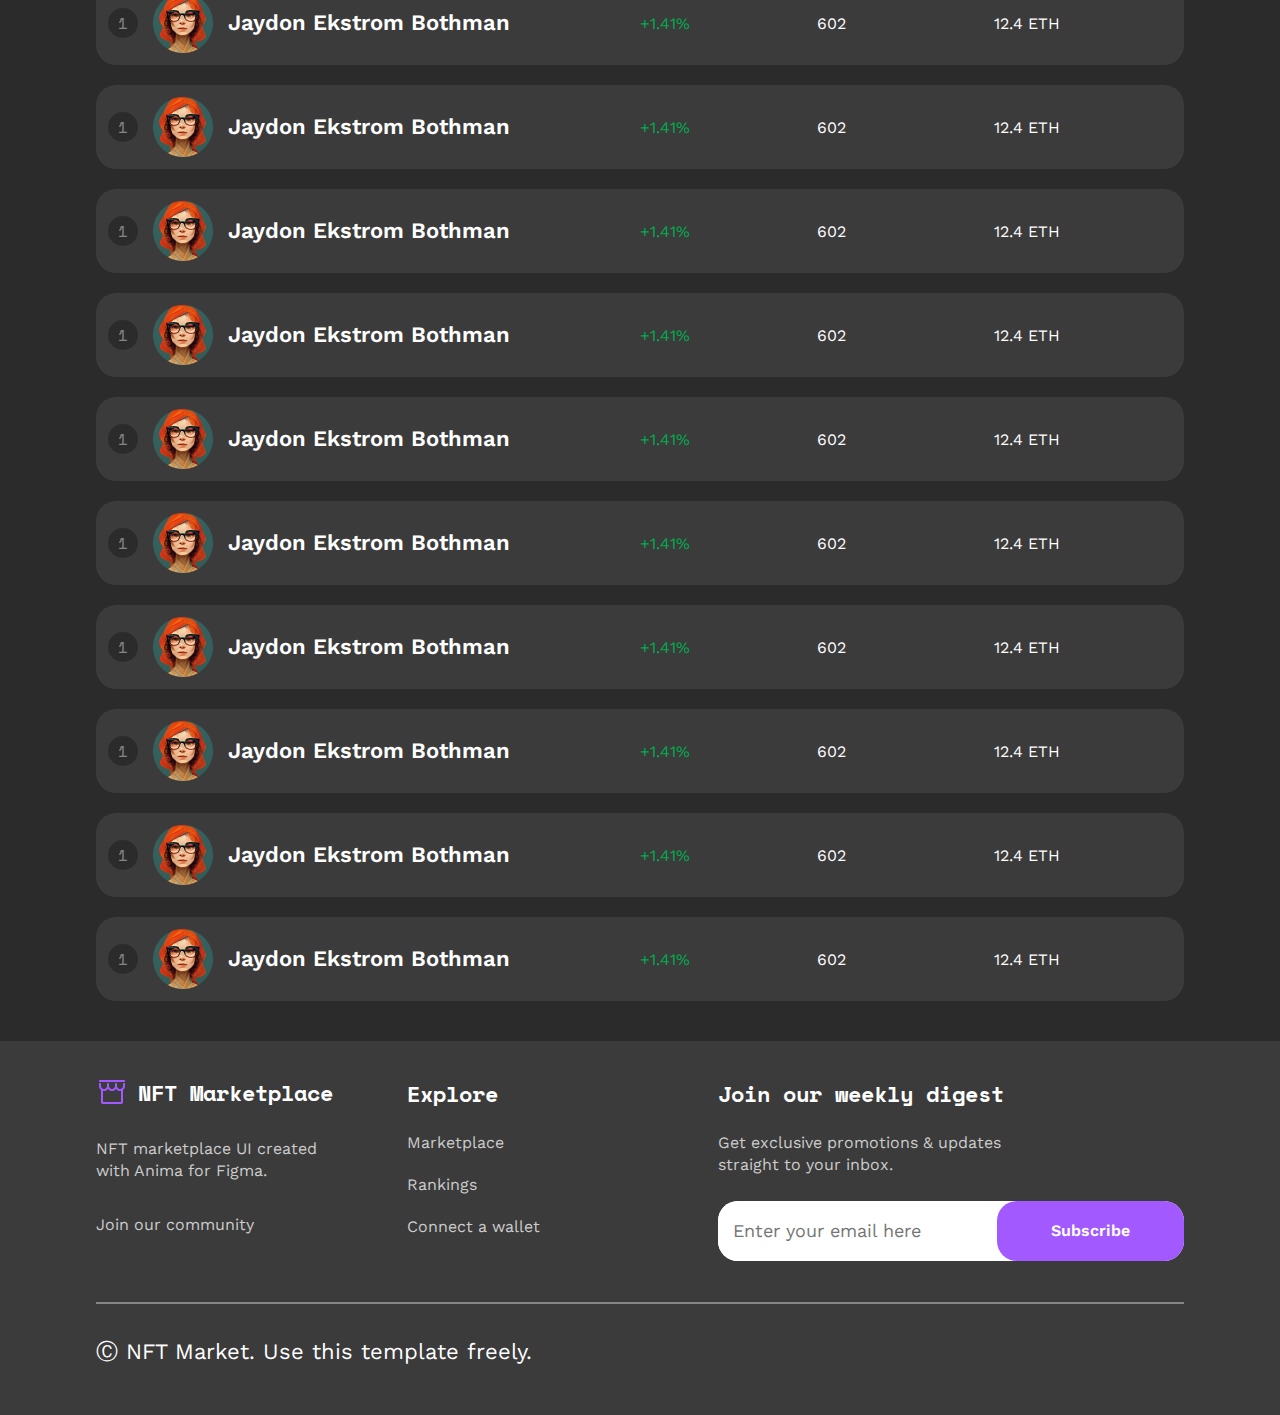
<file: rankings.html>
<!DOCTYPE html>
<html lang="en">
<head>
    <meta charset="UTF-8">
    <meta name="viewport" content="width=device-width, initial-scale=1.0">
    <!-- cdnjs icons link -->
    <link rel="stylesheet" href="https://cdnjs.cloudflare.com/ajax/libs/font-awesome/6.4.2/css/all.min.css" integrity="sha512-z3gLpd7yknf1YoNbCzqRKc4qyor8gaKU1qmn+CShxbuBusANI9QpRohGBreCFkKxLhei6S9CQXFEbbKuqLg0DA==" crossorigin="anonymous" referrerpolicy="no-referrer" />
    <!-- css file link -->
    <link rel="stylesheet" href="./css/style.css">
    <!-- marketpalace css link -->
    <link rel="stylesheet" href="./css/marketpalce.css">
    <!-- artist css link -->
    <link rel="stylesheet" href="./css/artist.css">
    <!-- rangkings css link -->
    <link rel="stylesheet" href="./css/rangkings.css">
    <title>Marketplace Project</title>
</head>
<body>

    
    <!-- navbar start -->
    <nav class="navigation">
        <div class="nav_menu">
            <a href="index.html"><img src="./images/logo.png" alt=""></a>
            <div class="menu_list">
                <ul class="menu">
                    <li><a href="marketpace.html">Marketplace</a></li>
                    <li><a href="rankings.html">Rankings</a></li>
                    <li><a href="connect.html">Connect a wallet</a></li>
                </ul>
                <a class="signup" href="sigup.html">
                    <i class="fa-regular fa-user"></i>
                    Sign Up
                </a>
            </div>
            <div class="burger_menu_icon">
                <div class="burger menu1"></div>
                <div class="burger menu2"></div>
                <div class="burger menu1"></div>
            </div>
        </div>
    </nav>

    <!-- Top Creators start -->
    <div class="container">
        <div class="marketpalce">
            <p class="title">Top Creators</p>
            <p class="text">Check out top ranking NFT artists on the NFT Marketplace.</p>
        </div>
        <div class="created_menu">
            <div class="created_menu_items rankings_menu">
                <p class="bio">Today</p>
            </div>
            <div class="created_menu_items rankings_menu">
                <p class="bio">This Week</p>
            </div>
            <div class="created_menu_items rankings_menu">
                <p class="bio">This Month</p>
            </div>
            <div class="created_menu_items rankings_menu">
                <p class="bio">All Time</p>
            </div>
        </div>
    </div>
    <div class="container">
        <div class="rangkings_container">
            <div class="artist_menu_box">
                <div class="artist_menu_left">
                    <p class="artist_menu_text">#  <span style="margin-left: 20px">Artist</span></p>
                </div>
                <div class="artist_menu_right">
                    <div class="artist_menu_right_items">
                        <p class="artist_menu_text">Change</p>
                    </div>
                    <div class="artist_menu_right_items">
                        <p class="artist_menu_text">NFTs Sold</p>
                    </div>
                    <div class="artist_menu_right_items">
                        <p class="artist_menu_text">Volume</p>
                    </div>
                </div>
            </div>

            <div class="artist_users">
                <div class="user">
                    <div class="artist_number">
                        <p>1</p>
                    </div>
                    <img src="./images/artist_user_img.png" alt="">
                    <p class="user_name">Jaydon Ekstrom Bothman</p>
                </div>
                <div class="user_total">
                    <div class="change">
                        <p>+1.41%</p>
                    </div>
                    <div class="sold">
                        <p>602</p>
                    </div>
                    <div class="volume">
                        <p>12.4 ETH</p>
                    </div>
                </div>
            </div>
            <div class="artist_users">
                <div class="user">
                    <div class="artist_number">
                        <p>1</p>
                    </div>
                    <img src="./images/artist_user_img.png" alt="">
                    <p class="user_name">Jaydon Ekstrom Bothman</p>
                </div>
                <div class="user_total">
                    <div class="change">
                        <p>+1.41%</p>
                    </div>
                    <div class="sold">
                        <p>602</p>
                    </div>
                    <div class="volume">
                        <p>12.4 ETH</p>
                    </div>
                </div>
            </div>
            <div class="artist_users">
                <div class="user">
                    <div class="artist_number">
                        <p>1</p>
                    </div>
                    <img src="./images/artist_user_img.png" alt="">
                    <p class="user_name">Jaydon Ekstrom Bothman</p>
                </div>
                <div class="user_total">
                    <div class="change">
                        <p>+1.41%</p>
                    </div>
                    <div class="sold">
                        <p>602</p>
                    </div>
                    <div class="volume">
                        <p>12.4 ETH</p>
                    </div>
                </div>
            </div>
            <div class="artist_users">
                <div class="user">
                    <div class="artist_number">
                        <p>1</p>
                    </div>
                    <img src="./images/artist_user_img.png" alt="">
                    <p class="user_name">Jaydon Ekstrom Bothman</p>
                </div>
                <div class="user_total">
                    <div class="change">
                        <p>+1.41%</p>
                    </div>
                    <div class="sold">
                        <p>602</p>
                    </div>
                    <div class="volume">
                        <p>12.4 ETH</p>
                    </div>
                </div>
            </div>
            <div class="artist_users">
                <div class="user">
                    <div class="artist_number">
                        <p>1</p>
                    </div>
                    <img src="./images/artist_user_img.png" alt="">
                    <p class="user_name">Jaydon Ekstrom Bothman</p>
                </div>
                <div class="user_total">
                    <div class="change">
                        <p>+1.41%</p>
                    </div>
                    <div class="sold">
                        <p>602</p>
                    </div>
                    <div class="volume">
                        <p>12.4 ETH</p>
                    </div>
                </div>
            </div>
            <div class="artist_users">
                <div class="user">
                    <div class="artist_number">
                        <p>1</p>
                    </div>
                    <img src="./images/artist_user_img.png" alt="">
                    <p class="user_name">Jaydon Ekstrom Bothman</p>
                </div>
                <div class="user_total">
                    <div class="change">
                        <p>+1.41%</p>
                    </div>
                    <div class="sold">
                        <p>602</p>
                    </div>
                    <div class="volume">
                        <p>12.4 ETH</p>
                    </div>
                </div>
            </div>
            <div class="artist_users">
                <div class="user">
                    <div class="artist_number">
                        <p>1</p>
                    </div>
                    <img src="./images/artist_user_img.png" alt="">
                    <p class="user_name">Jaydon Ekstrom Bothman</p>
                </div>
                <div class="user_total">
                    <div class="change">
                        <p>+1.41%</p>
                    </div>
                    <div class="sold">
                        <p>602</p>
                    </div>
                    <div class="volume">
                        <p>12.4 ETH</p>
                    </div>
                </div>
            </div>
            <div class="artist_users">
                <div class="user">
                    <div class="artist_number">
                        <p>1</p>
                    </div>
                    <img src="./images/artist_user_img.png" alt="">
                    <p class="user_name">Jaydon Ekstrom Bothman</p>
                </div>
                <div class="user_total">
                    <div class="change">
                        <p>+1.41%</p>
                    </div>
                    <div class="sold">
                        <p>602</p>
                    </div>
                    <div class="volume">
                        <p>12.4 ETH</p>
                    </div>
                </div>
            </div>
            <div class="artist_users">
                <div class="user">
                    <div class="artist_number">
                        <p>1</p>
                    </div>
                    <img src="./images/artist_user_img.png" alt="">
                    <p class="user_name">Jaydon Ekstrom Bothman</p>
                </div>
                <div class="user_total">
                    <div class="change">
                        <p>+1.41%</p>
                    </div>
                    <div class="sold">
                        <p>602</p>
                    </div>
                    <div class="volume">
                        <p>12.4 ETH</p>
                    </div>
                </div>
            </div>
            <div class="artist_users">
                <div class="user">
                    <div class="artist_number">
                        <p>1</p>
                    </div>
                    <img src="./images/artist_user_img.png" alt="">
                    <p class="user_name">Jaydon Ekstrom Bothman</p>
                </div>
                <div class="user_total">
                    <div class="change">
                        <p>+1.41%</p>
                    </div>
                    <div class="sold">
                        <p>602</p>
                    </div>
                    <div class="volume">
                        <p>12.4 ETH</p>
                    </div>
                </div>
            </div>
            <div class="artist_users">
                <div class="user">
                    <div class="artist_number">
                        <p>1</p>
                    </div>
                    <img src="./images/artist_user_img.png" alt="">
                    <p class="user_name">Jaydon Ekstrom Bothman</p>
                </div>
                <div class="user_total">
                    <div class="change">
                        <p>+1.41%</p>
                    </div>
                    <div class="sold">
                        <p>602</p>
                    </div>
                    <div class="volume">
                        <p>12.4 ETH</p>
                    </div>
                </div>
            </div>
            <div class="artist_users">
                <div class="user">
                    <div class="artist_number">
                        <p>1</p>
                    </div>
                    <img src="./images/artist_user_img.png" alt="">
                    <p class="user_name">Jaydon Ekstrom Bothman</p>
                </div>
                <div class="user_total">
                    <div class="change">
                        <p>+1.41%</p>
                    </div>
                    <div class="sold">
                        <p>602</p>
                    </div>
                    <div class="volume">
                        <p>12.4 ETH</p>
                    </div>
                </div>
            </div>
            <div class="artist_users">
                <div class="user">
                    <div class="artist_number">
                        <p>1</p>
                    </div>
                    <img src="./images/artist_user_img.png" alt="">
                    <p class="user_name">Jaydon Ekstrom Bothman</p>
                </div>
                <div class="user_total">
                    <div class="change">
                        <p>+1.41%</p>
                    </div>
                    <div class="sold">
                        <p>602</p>
                    </div>
                    <div class="volume">
                        <p>12.4 ETH</p>
                    </div>
                </div>
            </div>
            <div class="artist_users">
                <div class="user">
                    <div class="artist_number">
                        <p>1</p>
                    </div>
                    <img src="./images/artist_user_img.png" alt="">
                    <p class="user_name">Jaydon Ekstrom Bothman</p>
                </div>
                <div class="user_total">
                    <div class="change">
                        <p>+1.41%</p>
                    </div>
                    <div class="sold">
                        <p>602</p>
                    </div>
                    <div class="volume">
                        <p>12.4 ETH</p>
                    </div>
                </div>
            </div>
            <div class="artist_users">
                <div class="user">
                    <div class="artist_number">
                        <p>1</p>
                    </div>
                    <img src="./images/artist_user_img.png" alt="">
                    <p class="user_name">Jaydon Ekstrom Bothman</p>
                </div>
                <div class="user_total">
                    <div class="change">
                        <p>+1.41%</p>
                    </div>
                    <div class="sold">
                        <p>602</p>
                    </div>
                    <div class="volume">
                        <p>12.4 ETH</p>
                    </div>
                </div>
            </div>
            <div class="artist_users">
                <div class="user">
                    <div class="artist_number">
                        <p>1</p>
                    </div>
                    <img src="./images/artist_user_img.png" alt="">
                    <p class="user_name">Jaydon Ekstrom Bothman</p>
                </div>
                <div class="user_total">
                    <div class="change">
                        <p>+1.41%</p>
                    </div>
                    <div class="sold">
                        <p>602</p>
                    </div>
                    <div class="volume">
                        <p>12.4 ETH</p>
                    </div>
                </div>
            </div>
            <div class="artist_users">
                <div class="user">
                    <div class="artist_number">
                        <p>1</p>
                    </div>
                    <img src="./images/artist_user_img.png" alt="">
                    <p class="user_name">Jaydon Ekstrom Bothman</p>
                </div>
                <div class="user_total">
                    <div class="change">
                        <p>+1.41%</p>
                    </div>
                    <div class="sold">
                        <p>602</p>
                    </div>
                    <div class="volume">
                        <p>12.4 ETH</p>
                    </div>
                </div>
            </div>
            <div class="artist_users">
                <div class="user">
                    <div class="artist_number">
                        <p>1</p>
                    </div>
                    <img src="./images/artist_user_img.png" alt="">
                    <p class="user_name">Jaydon Ekstrom Bothman</p>
                </div>
                <div class="user_total">
                    <div class="change">
                        <p>+1.41%</p>
                    </div>
                    <div class="sold">
                        <p>602</p>
                    </div>
                    <div class="volume">
                        <p>12.4 ETH</p>
                    </div>
                </div>
            </div>
            <div class="artist_users">
                <div class="user">
                    <div class="artist_number">
                        <p>1</p>
                    </div>
                    <img src="./images/artist_user_img.png" alt="">
                    <p class="user_name">Jaydon Ekstrom Bothman</p>
                </div>
                <div class="user_total">
                    <div class="change">
                        <p>+1.41%</p>
                    </div>
                    <div class="sold">
                        <p>602</p>
                    </div>
                    <div class="volume">
                        <p>12.4 ETH</p>
                    </div>
                </div>
            </div>
            <div class="artist_users">
                <div class="user">
                    <div class="artist_number">
                        <p>1</p>
                    </div>
                    <img src="./images/artist_user_img.png" alt="">
                    <p class="user_name">Jaydon Ekstrom Bothman</p>
                </div>
                <div class="user_total">
                    <div class="change">
                        <p>+1.41%</p>
                    </div>
                    <div class="sold">
                        <p>602</p>
                    </div>
                    <div class="volume">
                        <p>12.4 ETH</p>
                    </div>
                </div>
            </div>
        </div>
    </div>

    <!-- footer start -->

    <footer class="footer">
        <div class="footer_container">
            <div class="footer_item1">
                <div class="items_top">
                    <img src="./images/logo.png" alt="">
                    <span class="nft_logo">NFT Marketplace</span>
                </div>
                <div class="items_bottom">
                    <p class="footer_items_text">NFT marketplace UI created with Anima for Figma.</p>
                    <p class="footer_items_text">Join our community</p>
                    <div class="footer_icons">
                        <a href="#"><i class="fa-brands fa-discord"></i></a>
                        <a href="#"><i class="fa-brands fa-youtube"></i></a>
                        <a href="#"><i class="fa-brands fa-twitter"></i></a>
                        <a href="#"><i class="fa-brands fa-instagram"></i></a>
                    </div>
                </div>
            </div>
            <div class="footer_item2">
                <p class="nft_logo">Explore</p>
                <ul class="footer_menu">
                    <li><a href="#">Marketplace</a></li>
                    <li><a href="#">Rankings</a></li>
                    <li><a href="#">Connect a wallet</a></li>
                </ul>
            </div>
            <div class="footer_item3">
                <p class="nft_logo">Join our weekly digest</p>
                <p class="footer_items3_text">Get exclusive promotions & updates straight to your inbox.</p>
                <form class="form">
                    <input type="email" placeholder="Enter your email here">
                    <button class="bottom_btn" >     Subscribe</button>
                </form>
            </div>
        </div>
        <div class="container">
            <div class="hr"></div>
            <p style="margin-top: 30px;" class="text">Ⓒ NFT Market. Use this template freely.</p>
            
        </div>
    </footer>
</body>
</html>
</file>
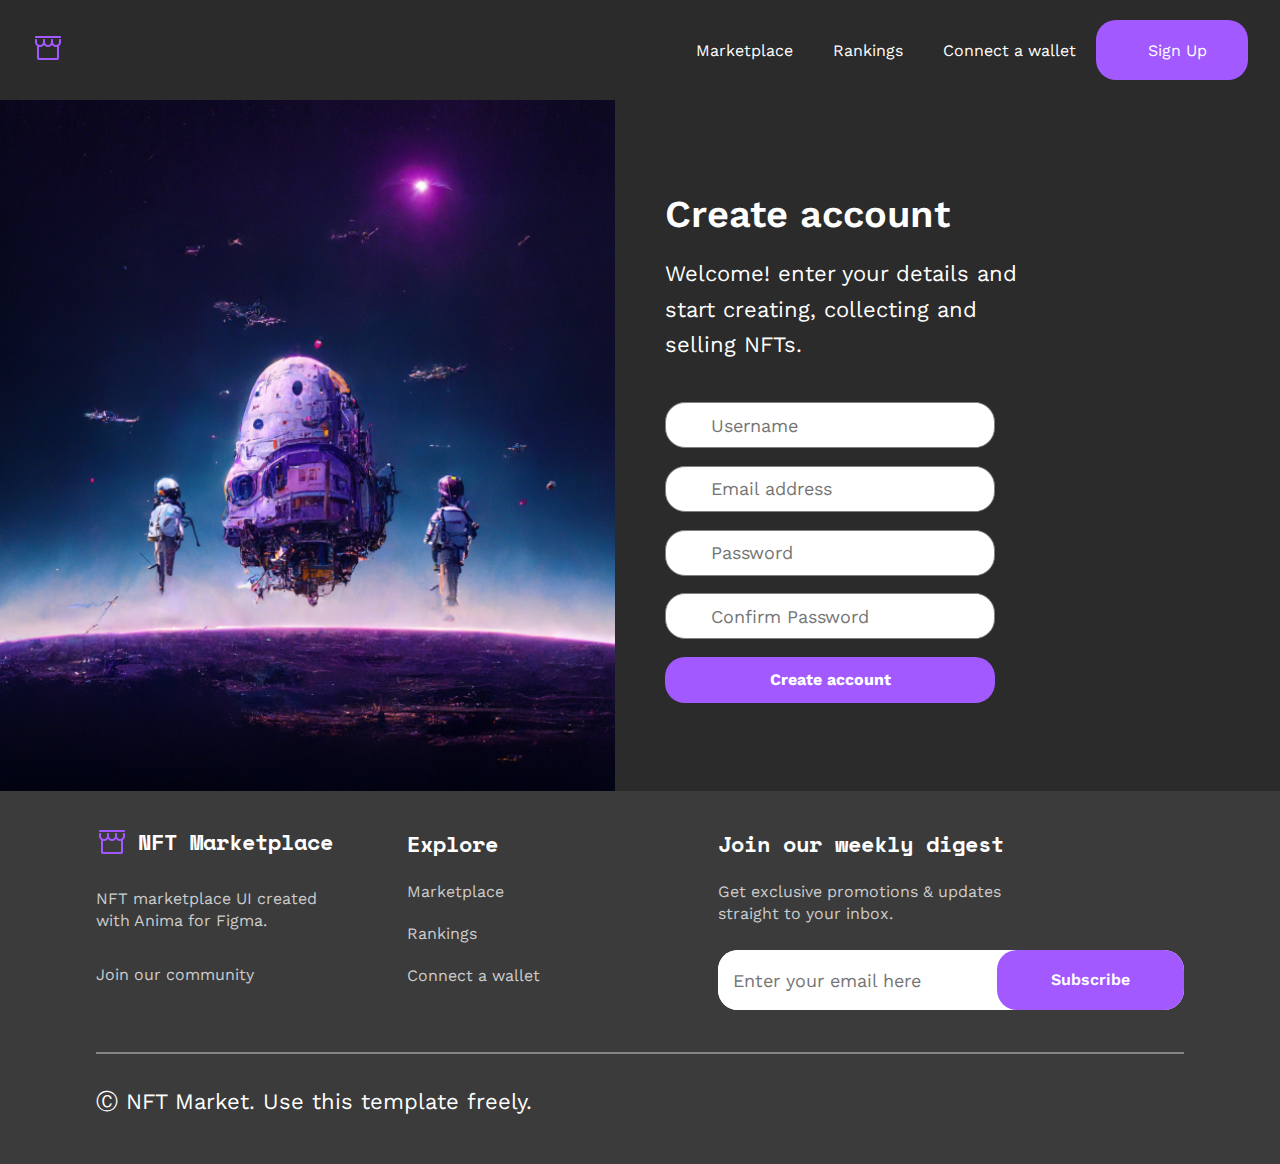
<file: sigup.html>
<!DOCTYPE html>
<html lang="en">
<head>
    <meta charset="UTF-8">
    <meta name="viewport" content="width=device-width, initial-scale=1.0">
    <!-- cdnjs icons link -->
    <link rel="stylesheet" href="https://cdnjs.cloudflare.com/ajax/libs/font-awesome/6.4.2/css/all.min.css" integrity="sha512-z3gLpd7yknf1YoNbCzqRKc4qyor8gaKU1qmn+CShxbuBusANI9QpRohGBreCFkKxLhei6S9CQXFEbbKuqLg0DA==" crossorigin="anonymous" referrerpolicy="no-referrer" />
    <!-- css file link -->
    <link rel="stylesheet" href="./css/style.css">
    <!-- signup.css file link -->
    <link rel="stylesheet" href="./css/signup.css">
    <title>Marketplace Project</title>
</head>
<body>

    
    <!-- navbar start -->
    <nav class="navigation">
        <div class="nav_menu">
            <a href="index.html"><img src="./images/logo.png" alt=""></a>
            <div class="menu_list">
                <ul class="menu">
                    <li><a href="marketpace.html">Marketplace</a></li>
                    <li><a href="rankings.html">Rankings</a></li>
                    <li><a href="connect.html">Connect a wallet</a></li>
                </ul>
                <a class="signup" href="sigup.html">
                    <i class="fa-regular fa-user"></i>
                    Sign Up
                </a>
            </div>
            <div class="burger_menu_icon">
                <div class="burger menu1"></div>
                <div class="burger menu2"></div>
                <div class="burger menu1"></div>
            </div>
        </div>
    </nav>

    <!-- sigup start -->
    <section class="signup_container">
        <div class="signup_left">

        </div>
        <div class="signup_right">
            <div class="signup_right_form">
                <p class="title">Create account</p>
                <p class="text signup_text">Welcome! enter your details and start creating, collecting and selling NFTs.</p>
                
                <form class="sign_form">
                    <div class="input_box">
                        <i class="fa-regular fa-user"></i>
                        <input type="text" placeholder="Username">
                    </div>
                    <div class="input_box">
                        <i class="fa-regular fa-envelope"></i>
                        <input type="email" placeholder="Email address">
                    </div>
                    <div class="input_box">
                        <i class="fa-solid fa-lock"></i>
                        <input type="text" placeholder="Password">
                    </div>
                    <div class="input_box">
                        <i class="fa-solid fa-lock"></i>
                        <input type="text" placeholder="Confirm Password">
                    </div>
                    <button class="sign_btn">Create account</button>
                </form>

            </div>
        </div>
    </section>








    <!-- footer start -->

    <footer class="footer">
        <div class="footer_container">
            <div class="footer_item1">
                <div class="items_top">
                    <img src="./images/logo.png" alt="">
                    <span class="nft_logo">NFT Marketplace</span>
                </div>
                <div class="items_bottom">
                    <p class="footer_items_text">NFT marketplace UI created with Anima for Figma.</p>
                    <p class="footer_items_text">Join our community</p>
                    <div class="footer_icons">
                        <a href="#"><i class="fa-brands fa-discord"></i></a>
                        <a href="#"><i class="fa-brands fa-youtube"></i></a>
                        <a href="#"><i class="fa-brands fa-twitter"></i></a>
                        <a href="#"><i class="fa-brands fa-instagram"></i></a>
                    </div>
                </div>
            </div>
            <div class="footer_item2">
                <p class="nft_logo">Explore</p>
                <ul class="footer_menu">
                    <li><a href="#">Marketplace</a></li>
                    <li><a href="#">Rankings</a></li>
                    <li><a href="#">Connect a wallet</a></li>
                </ul>
            </div>
            <div class="footer_item3">
                <p class="nft_logo">Join our weekly digest</p>
                <p class="footer_items3_text">Get exclusive promotions & updates straight to your inbox.</p>
                <form class="form">
                    <input type="email" placeholder="Enter your email here">
                    <button class="bottom_btn" >     Subscribe</button>
                </form>
            </div>
        </div>
        <div class="container">
            <div class="hr"></div>
            <p style="margin-top: 30px;" class="text">Ⓒ NFT Market. Use this template freely.</p>
            
        </div>
    </footer>





</body>
</html>
</file>
<file: css/style.css>
@import url(https://fonts.googleapis.com/css2?family=Work+Sans:wght@100;200;300;400;500;600;800;900&display=swap);
@import url(https://fonts.googleapis.com/css2?family=Space+Mono:wght@100;200;300;400;500;600;700&display=swap);

*{
    margin: 0;
    padding: 0;
    box-sizing: border-box;
    font-family: 'Work Sans', sans-serif;
    list-style-type: none;
    text-decoration: none;
}
body {
    background: #2B2B2B;
}
:root{
    --oq: #FFFFFF;
    --text: 22px;
    --title: 38px;
    --bg: #A259FF;
}
/* title style */
.title{
    font-weight: 600;
    font-size: 38px;
    line-height: 45.5px;
    color: var(--oq);
    margin-bottom: 14px;
}
/* text style */
.text{
    font-weight: 400;
    font-size: 22px;
    line-height: 35px;
    color: var(--oq);
    margin-bottom: 10px;
}


/* navbar style start */
.navigation{
    width: 100%;
    height: 100px;
    background-color: transparent;
}
.nav_menu{
    width: 95%;
    height: 100%;
    margin: 0 auto;
    display: flex;
    justify-content: space-between;
    align-items: center;
}

.menu_list{
    display: flex;
    column-gap: 20px;
    height: 100%;
    align-items: center;
}
.menu{
    display: flex;
    column-gap: 40px;
}
.menu li a{
    color: var(--oq);
    transition: .3s ease-in-out;
}
.menu li a:hover{
    color: var(--bg);
}
.navigation .signup{
    display: block;
    width: 152px;
    height: 60px;
    background-color: var(--bg);
    border-radius: 20px;
    display: flex;
    justify-content: center;
    align-items: center;
    color: var(--oq);
    column-gap: 10px;
    transition: .3s ease-in-out;
}
.navigation .signup:hover{
    background-color: #7632ce;
    color: #afaeae;
}

.burger_menu_icon{
    width: 24px;
    height: 24px;
    display: grid;
    align-content: space-around;
}
.burger{
    height: 2px;
    background-color: var(--oq);
}
.menu1{
    width: 12px;
}
.menu2{
    width: 18px;
}
/* ummumiy container style start */
.container{
    width: 85%;
    margin: 0 auto;
    height: auto;
}
/* main style start */
.main{
    width: 100%;
    height: auto;
    padding: 50px 0;
    display: flex;
    justify-content: space-between;

}
.main_left{
    width: 50%;
    height: 544px;   
}
.main_title{
    font-weight: 600;
    font-size: 67px;
    line-height: 73px;
    color: var(--oq);
    width: 70%;
}
.main_text{
    font-weight: 400;
    font-size: 22px;
    line-height: 35px;
    color: var(--oq);
    width: 75%;
    margin: 25px 0;
}
.main_btn{
    width: 224px;
    height: 60px;
    border-radius: 20px;
    display: flex;
    justify-content: center;
    align-items: center;
    column-gap: 12px;
    background-color: var(--bg);
    border: none;
    color: var(--oq);
    font-weight: 600;
    font-size: 16px;
    line-height: 22px;
    transition: .3s ease-in-out;
}
.main_btn:hover{
    background-color: #7632ce;
    color: #afaeae;
}
.main_left_bottom{
    display: flex;
    justify-content: space-between;
    align-items: center;
    width: 90%;
    height: 77px;
    margin-top: 25px;
}
.count{
    color: var(--oq);
    font-weight: 700;
    font-size: 28px;
    line-height: 39px;
    font-family: 'Space Mono', monospace;
}
.count_name{
    color: var(--oq);
    font-weight: 400;
    font-size: 23px;
    line-height: 38px;
}
.main_right{
    width: 50%;
    height: 544px;
    display: flex;
    justify-content: end;
}
.main_card{
    width: 90%;
    height: 95%;
    background-color: #3B3B3B;
    border-radius: 20px;
    overflow: hidden;
}
.main_card_img{
    width: 100%;
    height: 401px;
    overflow: hidden;
}
.main_card_img img{
    width: 100%;
    height: 100%;
    object-fit: cover;
    border-top-left-radius: 20px;
    border-top-right-radius: 20px;
    transition: .3s ease-out;
}
.main_card_img img:hover{
    transform: scale(1.2);
}
.main_card p{
    color: var(--oq);
    font-weight: 600;
    font-size: 22px;
    line-height: 30px;
    margin: 20px 0 10px 20px;
}
.card_bottom{
    width: 100%;
    display: flex;
    justify-content: start;
    align-items: center;
    height: 30px;
}
.avatar{
    margin-left: 20px;
    width: 24px;
    height: 24px;
    border-radius: 50%;
}
.main_card span{
    color: var(--oq);
    font-weight: 400;
    font-size: 16px;
    line-height:22px;
    margin-left: 20px;
}

/* Treding colection */
.treding_container{
    width: 100%;
    height: auto;
    padding: 50px 0;
}
.treding_bottom{
    width: 100%;
    height: auto;
    display: flex;
    justify-content: space-between;
    margin-top: 30px;
}
.treding_card{
    width: 330px;
    height: 530px;
    border-radius: 20px;
    transition: .2s ease-out;
}
.treding_card:hover{
    box-shadow: 0px 5px 10px 2px rgba(0, 0, 0, 0.6);
}
.treding_card_image{
    width: 100%;
    height: 330px;
    border-radius: 20px;
    overflow: hidden;
}
.treding_card_image img{
    width: 100%;
    height: 100%;
    border-radius: 20px;
    object-fit: cover;
    transition: .2s ease-out;
}
.treding_card_image img:hover{
    transform: scale(1.1);
}
.treding_card_body{
    width: 100%;
    height: 100px;
    display: flex;
    justify-content: space-between;
    margin-top: 20px;
}

.treding_card_items_box{
    width: 100px;
    height: 100px;
    border-radius: 20px;
    background-color: var(--bg);
    display: flex;
    justify-content: center;
    align-items: center;
}

.treding_card_footer{
    width: 100%;
    height: 65px;
    margin-top: 10px;
    display: grid;
    align-content: space-between;
}
.card_footer_title{
    color: var(--oq);
    font-weight: 600;
    font-size: 22px;
    line-height: 30px;
}
.treding_footer_bottom{
    height: 24px;
    width: 100%;
    display: flex;
    align-items: center;
    column-gap: 14px;
    margin-left: 5px;
}
.treding_footer_bottom span{
    color: var(--oq);
    font-weight: 400;
    font-size: 16px;
    line-height: 22px;
}
.treding_card_items_box{
    font-size: 22px;
    line-height: 35px;
    font-weight: 700;
    font-family: 'Space Mono', monospace;
    color: var(--oq);
}

/* top Creators style start */
.creators{
    width: 100%;
    height: auto;
    padding: 50px 0;
}
.creators_top{
    width: 100%;
    height: 91px;
    display: flex;
}
.creators_top_text{
    width: 70%;
    height: 100%;
}
.creators_top_btn{
    width: 30%;
    height: 100%;
    display: flex;
    justify-content: end;
    align-items: end;
}
.btn:hover{
    background-color: var(--bg);
}
.btn:hover .fa-rocket{
    color: var(--oq);
    
}
.creators_top_btn i{
    margin-right: 10px;
    color: var(--bg);
    transition: .2s ease-in-out;
}
.btn{
    width: 247px;
    height: 60px;
    border-radius: 20px;
    border: 2px solid var(--bg);
    background-color: transparent;
    font-weight: 600;
    font-size: 16px;
    line-height: 22px;
    color: var(--oq);
    transition: .2s ease-in-out;
}
.creators_button{
    margin-top: 40px;
    width: 100%;
    height: auto;
    display: grid;
    grid-template-columns: repeat(4, 24%);
    grid-template-rows: repeat(3, 258px);
    gap: 15px;
    justify-content: space-between;
}
.creators_card{
    background-color: #3B3B3B;
    padding: 20px;
    width: 100%;
    height: 100%;
    border-radius: 20px;
    position: relative;
    display: flex;
    flex-direction: column;
    row-gap: 25px;
}
.card_number{
    width: 30px;
    height: 30px;
    background-color: #2B2B2B;
    border-radius: 50%;
    display: flex;
    justify-content: center;
    align-items: center;
    color: var(--oq);
    font-family: 'Space Mono', monospace;
    font-size: 16px;
    line-height: 22.4px;
    position: absolute;
    top: 20px;
    left: 20px;
}
.creators_card_image img{
    display: block;
    margin: 0 auto;
    object-fit: cover;
    width: 120px;
    height: 120px;
    border-radius: 50%;
}
.creators_card_footer{
    width: 100%;
    height: 58px;
}

.creators_card_footer_title{
    color: var(--oq);
    font-size: 22px;
    font-weight: 600;
    line-height: 30.8px;
    text-align: center;
}
.creators_card_footer_text{
    color: var(--oq);
    font-family: 'Space Mono', monospace;
    font-size: 16px;
    font-weight: 400;
    line-height: 22px;
    text-align: center;
}
.creators_card_footer_text span{
    font-family: 'Work Sans', sans-serif;
    color: #858584;
    font-size: 16px;
    line-height: 22px;
}

/* Categories style start */

.catigores{
    width: 100%;
    height: auto;
    padding: 50px 0;
}
.categories_container{
    margin-top: 30px;
    width: 100%;
    height: auto;
    display: grid;
    grid-template-columns: repeat(4, 23%);
    grid-template-rows: repeat(2, 316px);
    justify-content: space-between;
    gap: 25px;
}
.categories_card_body_text{
    font-weight: 600px;
    font-size: 22px;
    line-height: 30px;
    color: var(--oq);
    width: 90%;
    margin: 20px auto;
}
.categories_card{
    border-radius: 20px;
    background-color: #3B3B3B;
    overflow: hidden;
}
.categories_card:hover  .categories_card_img2{
    filter: blur(0px);

}
.categories_card:hover .categories_card_img1{
    z-index: -1;
}
.categories_card_img{
    width: 100%;
    height: 240px;
    overflow: hidden;
    position: relative;
}
.categories_card_img .categories_card_img1{
    position: absolute;
    z-index: 10;
    top: 50%;
    left: 50%;
    transition: .1s ease-out;
    transform: translate(-50%, -50%);
}
.categories_card_img .categories_card_img2{
    width: 100%;
    height: 100%;
    object-fit: cover;
    border-top-left-radius: 20px;
    border-top-right-radius: 20px;
    filter: blur(5px);
    transition: .1s ease-out;
}
/* Discover style start */
.discover_container{
    width: 100%;
    height: auto;
    padding: 50px 0 100px 0;
    position: relative;
}
.discover_box_card{
    width: 100%;
    height: auto;
    margin-top: 40px;
    display: flex;
    justify-content: space-between;
    flex-wrap: wrap;
    column-gap: 15px;
}
.discover_card{
    width: 330px;
    height: 469px;
    background-color: #3B3B3B;
    border-radius: 20px;

}
.discover_card:hover .descover_card_image_box img{
    transform: scale(1.1);

}
.descover_card_image_box{
    width: 100%;
    height: 296px;
    overflow: hidden;
    border-top-right-radius: 20px;
    border-top-left-radius: 20px;
}
.descover_card_image_box img{
    width: 100%;
    height: 100%;
    object-fit: cover;
    overflow: hidden;
    transition: .2s ease-in-out;
}
.discover_card_profile{
    width: 90%;
    margin: 0 auto;
    display: flex;
    align-items: center;
    column-gap: 20px;
    height: 24px;
}
.discover_card_profile p{
    color: var(--oq);
    font-family: 'Space Mono', monospace;
    font-weight: 400;
    font-style: 16px;
    line-height: 22px;
}
.descover_card_footer{
    width: 90%;
    margin: 20px auto;
    height: 43px;
    display: flex;
    justify-content: space-between;
}
.discover_footer{
    height: 100%;
    display: grid;
    align-content: space-between;
}
.footer_left_title{
    color: #858584;
    font-weight: 400;
    font-size: 12px;
    line-height: 13px;
}
.footer_left_text{
    color: var(--oq);
    font-weight: 400;
    font-size: 12px;
    line-height: 13px;
    font-family: 'Space Mono', monospace;
}

/* megic style start */
.bg_megic{
    width: 100%;
    height: 100vh;
    background: linear-gradient(to bottom,rgba(0, 0, 0, 0), rgba(159, 96, 246, 0.647)), url('../images/photo_2023-09-16_16-56-29.jpg');    
    background-repeat: no-repeat;
    background-size: cover;
    background-position: center;
    padding: 60px 0;
    display: flex;
    align-items: flex-end;
}
.megic_container{
    width: 85%;
    margin: 0 auto;
    height: 220px;
    display: flex;
}
.megic_left{
    width: 50%;
    height: 100%;
    display: grid;
    align-content: space-between;
}
.avatar_megic{
    display: flex;
    column-gap: 10px;
    width: 151px;
    height: 44px;
    border-radius: 20px;
    background-color: #3B3B3B;
    align-items: center;
    padding: 0 20px;
}
.avatar_megic img{
    object-fit: cover;
    width: 24px;
    height: 24px;
    border-radius: 50%;
}
.avatar_megic_text{
    font-weight: 400;
    font-size: 16px;
    line-height: 22px;
    color: var(--oq);
}
.magic_mashrooms{
    font-weight: 600;
    font-size: 51px;
    line-height: 56px;
    color: var(--oq);
}
.megic_btn{
    width: 198px;
    height: 60px;
    border-radius: 20px;
    color: #2B2B2B;
    background-color: var(--oq);  
    border: none;
}
.megic_btn i{
    color: var(--bg);
}
.megic_right{
    width: 50%;
    height: 100%;  
    display: flex;
    justify-content: flex-end;
    align-items: flex-end;
}
.time_box{
    width: 295px;
    height: 144px;
    background-color: #3b3b3b7b;
    border-radius: 20px;
    padding: 30px;
}
.time_title{
    font-weight: 400;
    font-size: 12px;
    line-height: 13px;
    color: var(--oq);
    font-family: 'Space Mono', monospace;
    width: 235px;
    height: 13px;
}
.time_item_box{
    width: 235px;
    height: 61px;
    margin-top: 5px;
    display: flex;
    justify-content: space-between;
}
.date{
    width: 53px;
    height: 100%;
    display: grid;
    align-content: space-between;
}
.date p:nth-child(1){
    font-weight: 700;
    font-size: 38px;
    line-height: 45px;
    color: var(--oq);
}
.date p:nth-child(2){
    font-weight: 400;
    font-size: 12px;
    line-height: 13px;
    color: var(--oq);
    font-family: 'Space Mono', monospace;
}
.dot_time{
    width: 18px;
    height: 39px;
    display: flex;
    justify-content: center;
    align-items: center;
}
.dot_time p{
    font-weight: 700;
    font-size: 28px;
    line-height: 39px;
    color: var(--oq);
    font-family: 'Space Mono', monospace;
}

/* bottom section style start */
.bottom_section{
    width: 100%;
    height: auto;
    padding: 40px 0; 
}
.bottom_section_container{
    width: 100%;
    height: auto;
    border-radius: 20px;
    background-color: #3B3B3B;
    padding: 60px;
    display: flex;
    
}
.bottom_left{
    width: 50%;
    height: 310px;
}
.bottom_left_image_box{
    width: 90%;
    height: 100%;
}
.bottom_left_image_box img{
    width: 100%;
    height: 100%;
    border-radius: 20px ;
    object-fit: cover;
}
.bottom_right{
    width: 50%;
    height: 310px;
}
.form{
    width: 100%;
    height: 60px;
    border-radius: 20px;
    background-color: var(--oq);
    display: flex;
    justify-content: space-between;
}
.form input{
    height: 100%;
    width: 182px;
    border: none;
    outline: none;
    border-radius: 20px;
    padding: 0 15px;
    font-size: 18px;
    color: grey;
}
.bottom_btn{
    height: 100%;
    width: 221px;
    border: none;
    background-color: var(--bg);
    border-radius: 20px;
    font-weight: 600;
    font-size: 16px;
    line-height: 22px;
    color: var(--oq);
}

/* works style start */
.works{
    width: 100%;
    height: auto;
    padding: 50px 0;
}
.works_container{
    width: 100%;
    height: auto;
    display: flex;
    flex-wrap: wrap;
    justify-content: space-between;
    margin-top: 40px;
    gap: 20px;
}
.works_card{
    width: 330px;
    height: 439px;
    border-radius: 20px;
    background-color: #3B3B3B;
    display: flex;
    flex-direction: column;
    row-gap: 30px;
}
.works_card_img_box{
    width: 100%;
    height: 250px;
}
.works_card_img_box img{
    width: 250px;
    margin: 0 auto;
    height: 250px;
    display: block;
}
.works_card_title{
    font-weight: 600;
    font-size: 22px;
    line-height: 30px;
    color: var(--oq);
    text-align: center;
}
.works_card_text{
    font-weight: 400;
    font-size: 16px;
    line-height: 22px;
    color: var(--oq);
    text-align: center;
}

/* footer start */
.footer{
    width: 100%;
    height: auto;
    padding: 35px 0;
    background-color: #3B3B3B;
}
.footer_container{
    width: 85%;
    height: auto;
    margin: 0 auto;
    display: grid;
    grid-template-columns: 2fr 2fr 3fr;
    grid-template-rows: 191px;
}
.footer_item1{
    display: grid;
    align-content: space-between;
}

.hr{
    width: 100%;
    height: 2px;
    background-color: #858584;
    margin-top: 35px;
}

.items_top{
    height: 32px;
    display: flex;
    align-items: center;
    column-gap: 10px;
}
.nft_logo{
    font-weight: 700;
    font-size: 22px;
    line-height: 35.2px;
    color: var(--oq);
    font-family: 'Space Mono', monospace;
}
.items_bottom{
    width: 238px;
    height: 129px;
    display: grid;
    align-content: space-between;
}
.footer_items_text{
    font-weight: 400;
    font-size: 16px;
    line-height: 22px;
    color: #CCCCCC;
}
.footer_icons{
    display: flex;
    column-gap: 12px;

}
.footer_icons a{
    font-size: 28px;
    color: #858584;
    transition: .1s ease-out;
}
.footer_icons a:hover{
    transform: scale(1.2);
}
.footer_menu li{
    margin-top: 20px;
}
.footer_menu li a{
    font-weight: 400;
    font-size: 16px;
    line-height: 22px;
    color: #CCCCCC;
}
.footer_items3_text{
    font-weight: 400;
    font-size: 16px;
    line-height: 22px;
    color: #CCCCCC;
    width: 330px;
    height: 44px;
    margin-top: 20px;
}


/* mobile responsive start */
@media screen and (max-width: 576px) {
    /* title style */
    .title{
        font-weight: 600;
        font-size: 28px;
        line-height: 32px;
        color: var(--oq);
        margin-bottom: 14px;
    }
    /* text style */
    .text{
        font-weight: 400;
        font-size: 16px;
        line-height: 22px;
        color: var(--oq);
        margin-bottom: 0px;
    }
    .count{
        color: var(--oq);
        font-weight: 700;
        font-size: 22px;
        line-height: 35.2px;
        font-family: 'Space Mono', monospace;
    }
    .count_name{
        color: var(--oq);
        font-weight: 400;
        font-size: 16px;
        line-height: 22.4px;
    }
    .menu_list{
        display: none;
    }
    .mobile_card{
        display: none;
    }
    .main_left{
        width: 100%;
        height: auto;   
    }
    .main_title{
        font-weight: 600;
        font-size: 28px;
        line-height: 39px;
        color: var(--oq);
        width: 100%;
    }
    .main_text{
        font-weight: 400;
        font-size: 16px;
        line-height: 22px;
        color: var(--oq);
        width: 100%;
        margin: 25px 0;
    }
    .main_left_bottom{
        display: flex;
        justify-content: space-between;
        align-items: center;
        width: 100%;
        height: 77px;
        margin-top: 25px;
    }
    .main_btn{
        width: 100%;
    }
    .mobile_tap{
        width: 100%;
        height: 544px;
        display: flex;
        justify-content: end;
    }
    .main_card{
        width: 100%;
        height: 95%;
        background-color: #3B3B3B;
        border-radius: 20px;
        overflow: hidden;
    }
    .main_card_img{
        width: 100%;
        height: 401px;
        overflow: hidden;
    }
    /* treding card style mobile */
    .treding_card{
        width: 100%;
    }
    .treding_card_mobile1{
        display: none;
    }
    .treding_card_mobile2{
        display: none;
    }
    /* creators mobile start */
    .creators{
        position: relative;
        padding: 30px 0 100px 0;
        
    }
    .creators_top{
        height: auto;
    }
    .creators_top_text{
        width: 100% !important;

    }
    .creators_top_btn{
        width:0% !important;

    }
    .creators_button{
        margin-top: 40px;
        width: 100%;
        height: auto;
        display: grid;
        grid-template-columns: repeat(1, 100%);
        grid-template-rows: repeat(3, 100px);
        gap: 15px;
        justify-content: space-between;
        
    }
    .creators_card{
        background-color: #3B3B3B;
        padding: 20px;
        width: 100%;
        height: 100%;
        border-radius: 20px;
        position: relative;
        display: flex;
        flex-direction: column;
        row-gap: 25px;
    }
    .btn{
        position: absolute;
        width: 100%;
        height: 60px;
        border-radius: 20px;
        border: 2px solid var(--bg);
        background-color: transparent;
        font-weight: 600;
        font-size: 16px;
        line-height: 22px;
        color: var(--oq);
        transition: .2s ease-in-out;
        bottom: 12px;
        left: 50%;
        transform: translateX(-50%);
    }
    .creators_card{
        display: flex;
        flex-direction: row;
        height: 100%;
        column-gap: 20px;
    }
    .creators_card_image img{
        width: 60px;
        height: 60px;
    }
    .creators_card_footer_title{
        text-align: start;
    }
    .creators_card_footer_text{
        text-align: start;
    }
    /* creators card mobile style */
    .categories_container{
        margin-top: 30px;
        width: 100%;
        height: auto;
        display: grid;
        grid-template-columns: repeat(2, 45%);
        grid-template-rows: repeat(4, 209px);
        justify-content: space-between;
        gap: 20px;
    }
    .categories_card_img{
        width: 100%;
        height: 142px;
        overflow: hidden;
        position: relative;
    }
    .categories_card_img1{
        width: 80px;
        height: 80px;
    }
    .categories_card_body_text{
        font-size: 16px;
    }

    /* deiscover moble style start */
    .discover_box_card{
        row-gap: 20px;
    }
    .discover_card{
        width: 100%;
        height: 469px;
        background-color: #3B3B3B;
        border-radius: 20px;
    }
    /* megic style start */
    .bg_megic{
        display: flex;
        align-items: center;
        position: relative;
    }
    .megic_container{
        width: 85%;
        margin: 0 auto;
        height: auto;
        display: flex;
        flex-direction: column;
        row-gap: 25px;
    }
    .megic_left{
        width: 100%;
        height: 120px;
    }
    .megic_right{
        width: 100%;
        display: flex;
        justify-content: center;
        align-items: center;
    }
    .time_box{
        width: 100%;
    }
    .time_item_box{
        width: 100%;
    }
    .magic_mashrooms{
        font-weight: 600;
        font-size: 38px;
        line-height: 45px;
        color: var(--oq);
        font-family: 'Space Mono', monospace;
    }
    .megic_btn{
        position: absolute;
        bottom: 40px;
        width: 84%;
    }
    /* bottom section style start */
    .bottom_section_container{
        width: 100%;
        height: auto;
        border-radius: 20px;
        background-color: transparent;
        padding: 0px;
        display: flex;
        flex-direction: column;
        row-gap: 20px;
        
    }
    .bottom_left_image_box{
        width: 100%;
        height: 100%;
    }
    .bottom_left{
        width: 100%;
    }
    .bottom_right{
        width: 100%;
        height: auto;
    }

    .form{
        width: 100%;    
        height: 108px;
        border-radius: 20px;
        background-color: transparent;
        display: flex;
        flex-direction: column;
        justify-content: space-between;
        margin-top: 25px;
    }
    .form input{
        height: 46px;
        width: 100%;
        border: none;
        outline: none;
        border-radius: 20px;
        padding: 0 15px;
        font-size: 18px;
        color: grey;
    }
    .bottom_btn{
        height: 46px;
        width: 100%;
        border: none;
        background-color: var(--bg);
        border-radius: 20px;
        font-weight: 600;
        font-size: 16px;
        line-height: 22px;
        color: var(--oq);
    }
    /* works mobile start */
    .works_container{
        row-gap: 20px;
    }
    .works_card{
        width: 100%;
        height: 157px;
        border-radius: 20px;
        background-color: #3B3B3B;
        display: flex;
        flex-direction: row;
        column-gap: 12px;
        align-items: center;
        padding: 0px 12px;
    }
    .works_card_img_box{
        width: 100px;
        height: 100px;
    }
    .works_card_img_box img{
        width: 100px;
        margin: 0 auto;
        height: 100px;
        display: block;
    }
    .works_card_title {
        text-align: start;
        font-style: 16px;  
        line-height: 22px;  
    }
    .works_card_text{
        text-align: start; 
        font-size: 12px;
        line-height: 16px;
    }
    /* footer mobile style start */
    .footer_container{
        width: 85%;
        height: auto;
        margin: 0 auto;
        display: grid;
        grid-template-columns: 1fr;
        grid-template-rows: 185px 161px 245px;
        row-gap: 20px;
    }
}
/* sm */
@media screen and (min-width: 577px) {
    .title{
        font-weight: 600;
        font-size: 38px;
        line-height: 45.5px;
        color: var(--oq);
        margin-bottom: 14px;
    }
    /* text style */
    .text{
        font-weight: 400;
        font-size: 16px;
        line-height: 22px;
        color: var(--oq);
        margin-bottom: 10px;
    }
    .count{
        color: var(--oq);
        font-weight: 700;
        font-size: 22px;
        line-height: 35.2px;
        font-family: 'Space Mono', monospace;
    }
    .count_name{
        color: var(--oq);
        font-weight: 400;
        font-size: 16px;
        line-height: 22.4px;
    }
    .menu_list{
        display: none;
    }
    .mobile_card{
        display: none;
    }
    .main_left{
        width: 100%;
    }
    .main_title{
        font-weight: 600;
        font-size: 28px;
        line-height: 39px;
        color: var(--oq);
        width: 100%;
    }
    .main_text{
        font-weight: 400;
        font-size: 16px;
        line-height: 22px;
        color: var(--oq);
        width: 100%;
        margin: 25px 0;
    }
    .main_left_bottom{
        display: flex;
        justify-content: space-between;
        align-items: center;
        width: 100%;
        height: 77px;
        margin-top: 25px;
    }
    .main_btn{
        width: 100%;
    }
    .mobile_tap{
        width: 100%;
        height: 544px;
        display: flex;
        justify-content: end;
    }
    .main_card{
        width: 100%;
        height: 95%;
        background-color: #3B3B3B;
        border-radius: 20px;
        overflow: hidden;
    }
    .main_card_img{
        width: 100%;
        height: 401px;
        overflow: hidden;
    }
    .main{
        height: 940px;
    }
    /* treding card style mobile */
    .treding_container{
        width: 100%;
        height: auto;
        padding: 50px 0;
    }
    .treding_bottom{
        width: 100%;
        height: auto;
        display: flex;
        justify-content: space-between;
        margin-top: 30px;
    }
    .treding_card{
        width: 330px;
        height: 530px;
        border-radius: 20px;
        transition: .2s ease-out;
    }
    .treding_card{
        width: 100%;
        height: 525px;
    }
    .treding_card_mobile1{
        display: none;
    }
    .treding_card_mobile2{
        display: none;
    }

    /* creators mobile start */
    .creators{
        position: relative;
        padding: 30px 0 100px 0;
        
    }
    .creators_top{
        height: auto;
    }
    .creators_top_text{
        width: 100% !important;

    }
    .creators_top_btn{
        width:0% !important;

    }
    .creators_button{
        margin-top: 40px;
        width: 100%;
        height: auto;
        display: grid;
        grid-template-columns: repeat(1, 100%);
        grid-template-rows: repeat(3, 100px);
        gap: 15px;
        justify-content: space-between;
        
    }
    .creators_card{
        background-color: #3B3B3B;
        padding: 20px;
        width: 100%;
        height: 100%;
        border-radius: 20px;
        position: relative;
        display: flex;
        flex-direction: column;
        row-gap: 25px;
    }
    .btn{
        position: absolute;
        width: 100%;
        height: 60px;
        border-radius: 20px;
        border: 2px solid var(--bg);
        background-color: transparent;
        font-weight: 600;
        font-size: 16px;
        line-height: 22px;
        color: var(--oq);
        transition: .2s ease-in-out;
        bottom: 12px;
        left: 50%;
        transform: translateX(-50%);
    }
    .creators_card{
        display: flex;
        flex-direction: row;
        height: 100%;
        column-gap: 20px;
    }
    .creators_card_image img{
        width: 60px;
        height: 60px;

    }
    .creators_card_footer_title{
        text-align: start;
    }
    .creators_card_footer_text{
        text-align: start;
    }
    /* creators card mobile style */
    .categories_container{
        margin-top: 30px;
        width: 100%;
        height: auto;
        display: grid;
        grid-template-columns: repeat(2, 45%);
        grid-template-rows: repeat(4, 240px);
        justify-content: space-between;
        gap: 20px;
    }
    .categories_card_img{
        width: 100%;
        height: 160px;
        overflow: hidden;
        position: relative;
    }
    .categories_card_img1{
        width: 80px;
        height: 80px;
    }
    .categories_card_body_text{
        font-size: 16px;
    }
    /* deiscover moble style start */
    .discover_box_card{
        row-gap: 20px;
    }
    .discover_card{
        width: 100%;
        height: 469px;
        background-color: #3B3B3B;
        border-radius: 20px;
    }
    /* megic style start */
    .bg_megic{
        display: flex;
        align-items: center;
        position: relative;
    }
    .megic_container{
        width: 85%;
        margin: 0 auto;
        height: auto;
        display: flex;
        flex-direction: column;
        row-gap: 25px;
    }
    .megic_left{
        width: 100%;
        height: 120px;
    }
    .megic_right{
        width: 100%;
        display: flex;
        justify-content: center;
        align-items: center;
    }
    .time_box{
        width: 100%;
    }
    .time_item_box{
        width: 100%;
    }
    .magic_mashrooms{
        font-weight: 600;
        font-size: 38px;
        line-height: 45px;
        color: var(--oq);
        font-family: 'Space Mono', monospace;
    }
    .megic_btn{
        position: absolute;
        bottom: 40px;
        width: 84%;
    }
    /* bottom section style start */
    .bottom_section_container{
        width: 100%;
        height: auto;
        border-radius: 20px;
        background-color: transparent;
        padding: 0px;
        display: flex;
        flex-direction: column;
        row-gap: 20px;
        
    }
    .bottom_left_image_box{
        width: 100%;
        height: 100%;
    }
    .bottom_left{
        width: 100%;
    }
    .bottom_right{
        width: 100%;
        height: auto;
    }

    .form{
        width: 100%;    
        height: 108px;
        border-radius: 20px;
        background-color: transparent;
        display: flex;
        flex-direction: column;
        justify-content: space-between;
        margin-top: 25px;
    }
    .form input{
        height: 46px;
        width: 100%;
        border: none;
        outline: none;
        border-radius: 20px;
        padding: 0 15px;
        font-size: 18px;
        color: grey;
    }
    .bottom_btn{
        height: 46px;
        width: 100%;
        border: none;
        background-color: var(--bg);
        border-radius: 20px;
        font-weight: 600;
        font-size: 16px;
        line-height: 22px;
        color: var(--oq);
    }
    /* footer small style start */
    .footer_container{
        width: 85%;
        height: auto;
        margin: 0 auto;
        display: grid;
        grid-template-columns: 1fr;
        grid-template-rows: 185px 161px 245px;
        row-gap: 20px;
    }
}
@media screen and (min-width: 768px) {
    .count{
        color: var(--oq);
        font-weight: 700;
        font-size: 22px;
        line-height: 35.2px;
        font-family: 'Space Mono', monospace;
    }
    .count_name{
        color: var(--oq);
        font-weight: 400;
        font-size: 16px;
        line-height: 22.4px;
    }
    .menu_list{
        display: flex;
    }
    .burger_menu_icon{
        display: none;
    }
    .mobile_card{
        display: flex;
    }
    .mobile_tap{
        display: none;
    }
    .main_left{
        width: 50%;
        height: 330px;
    }
    .main_right{
        width: 50%;
        height: 330px;
    }
    .main_title{
        font-weight: 600;
        font-size: 28px;
        line-height: 39px;
        color: var(--oq);
        width: 100%;
    }
    .main_text{
        font-weight: 400;
        font-size: 16px;
        line-height: 22px;
        color: var(--oq);
        width: 100%;
        margin: 25px 0;
    }
    .main_left_bottom{
        display: flex;
        justify-content: space-between;
        align-items: center;
        width: 90%;
        height: 77px;
        margin-top: 25px;
    }
    .main_btn{
        width: 224px;
    }
    .main_card{
        width: 100%;
        height: 95%;
        background-color: #3B3B3B;
        border-radius: 20px;
        overflow: hidden;
    }
    .main_card_img{
        width: 100%;
        height: 221px;
        overflow: hidden;
    }
    .main{
        height: auto;
    }
    /* treding colection */
    .treding_card{
        width: 330px;
        height: 525px;
    }
    .treding_card_mobile1{
        display: block;
    }
    .treding_card_mobile2{
        display: none;
    }

    /* creators mobile start */
    .creators{
        position: static;
        padding: 30px 0 100px 0;
        
    }
    .creators_top{
        height: 100px;
    }
    .creators_top_text{
        width: 60% !important;
    }
    .creators_top_btn{
        width: 40% !important;
        height: 100px;
        display: flex;
        align-items: flex-end;

    }
    .creators_button{
        margin-top: 40px;
        width: 100%;
        height: auto;
        display: grid;
        grid-template-columns: repeat(2, 50%);
        grid-template-rows: repeat(3, 100px);
        gap: 15px;
        justify-content: space-between;
        
    }
    .creators_card{
        background-color: #3B3B3B;
        padding: 20px;
        width: 100%;
        height: 100%;
        border-radius: 20px;
        position: relative;
        display: flex;
        flex-direction: column;
        row-gap: 25px;
    }
    .btn{
        position: static;
        width: 178px;
        height: 60px;
        border-radius: 20px;
        border: 2px solid var(--bg);
        background-color: transparent;
        font-weight: 600;
        font-size: 16px;
        line-height: 22px;
        color: var(--oq);
        transition: .2s ease-in-out;
        transform: translateX(0%);
    }
    .creators_card{
        display: flex;
        flex-direction: row;
        height: 100%;
        column-gap: 20px;
    }
    .creators_card_image img{
        width: 60px;
        height: 60px;
    }
    .creators_card_footer_title{
        text-align: start;
    }
    .creators_card_footer_text{
        text-align: start;
    }
    /* creators card mobile style */
    .categories_container{
        margin-top: 30px;
        width: 100%;
        height: auto;
        display: grid;
        grid-template-columns: repeat(4, 23%);
        grid-template-rows: repeat(2, 209px);
        justify-content: space-between;
        gap: 20px;
    }
    .categories_card_img{
        width: 100%;
        height: 142px;
        overflow: hidden;
        position: relative;
    }
    .categories_card_img1{
        width: 80px;
        height: 80px;
    }
    .categories_card_body_text{
        font-size: 16px;
    }
    /* deiscover moble style start */
    .discover_box_card{
        row-gap: 20px;
    }
    .discover_card{
        width: 330px;
        height: 469px;
        background-color: #3B3B3B;
        border-radius: 20px;
    }
    .discover_card1{
        display: none;
    }
    /* megic style start */
    .bg_megic{
        display: flex;
        align-items: center;
        position: static;
    }
    .megic_container{
        width: 85%;
        margin: 0 auto;
        height: 210px;
        display: flex;
        flex-direction: row;
        row-gap: 25px;
    }
    .megic_left{
        width: 50%;
        height: 100%;
    }
    .megic_right{
        width: 50%;
        height: 100%;
        display: flex;
        justify-content: flex-end;
        align-items: flex-end;
    }
    .time_box{
        width: 100%;
    }
    .time_item_box{
        width: 100%;
    }
    .magic_mashrooms{
        font-weight: 600;
        font-size: 38px;
        line-height: 45px;
        color: var(--oq);
        font-family: 'Space Mono', monospace;
    }
    .megic_btn{
        position: static;
        bottom: 60px;
        width: 198px;
    }

    /* bottom section style start */
    .bottom_section_container{
        width: 100%;
        height: 360px;
        border-radius: 20px;
        background-color: #3B3B3B;
        padding: 40px;
        display: flex;
        flex-direction: row;
        column-gap: 20px;
        
    }
    .bottom_left{
        width: 50%;
        height: 280px;
    }
    .bottom_right{
        width: 50%;
        height: auto;
    }
    .title{
        font-size: 28px;
        margin-bottom: 10px;
    }
    .text{
        font-size: 16px;
        line-height: 22px;
        font-weight: 400;
    }

    .form{
        width: 100%;    
        height: 108px;
        border-radius: 20px;
        background-color: transparent;
        display: flex;
        flex-direction: column;
        justify-content: space-between;
        margin-top: 25px;
    }
    .form input{
        height: 46px;
        width: 100%;
        border: none;
        outline: none;
        border-radius: 20px;
        padding: 0 15px;
        font-size: 18px;
        color: grey;
    }
    .bottom_btn{
        height: 46px;
        width: 100%;
        border: none;
        background-color: var(--bg);
        border-radius: 20px;
        font-weight: 600;
        font-size: 16px;
        line-height: 22px;
        color: var(--oq);
    }

}


@media screen and (min-width: 992px) {
    .time_box{
        width: 295px;
    }
}




@media screen and (min-width: 1200px) {
    .mobile_card{
        display: flex;
    }
    .mobile_tap{
        display: none;
    }
    .main_left{
        width: 50%;
        height: 680px;
    }
    .main_right{
        width: 50%;
        height: 544px;
    }
    .main_title{
        font-weight: 600;
        font-size: 67px;
        line-height: 73px;
        color: var(--oq);
        width: 70%;
    }
    .main_text{
        font-weight: 400;
        font-size: 22px;
        line-height: 35px;
        color: var(--oq);
        width: 75%;
        margin: 25px 0;
    }
    .main_left_bottom{
        display: flex;
        justify-content: space-between;
        align-items: center;
        width: 90%;
        height: 77px;
        margin-top: 25px;
    }
    .main_btn{
        width: 224px;
    }
    .main_card{
        width: 100%;
        height: 95%;
        background-color: #3B3B3B;
        border-radius: 20px;
        overflow: hidden;
    }
    .main_card_img{
        width: 100%;
        height: 401px;
        overflow: hidden;
    }
    .main{
        height: auto;
    }
    /* treding colection */
    .treding_card{
        width: 330px;
        height: 525px;
    }
    .treding_card_mobile1{
        display: block;
    }
    .treding_card_mobile2{
        display: block;
    }
    /* creators mobile start */
    .creators{
        position: static;
        padding: 30px 0 100px 0;
    }
    .creators_top{
        height: 100px;
    }
    .creators_top_text{
        width: 60% !important;
    }
    .creators_top_btn{
        width: 40% !important;
        height: 100px;
        display: flex;
        align-items: flex-end;

    }
    .creators_button{
        margin-top: 40px;
        width: 100%;
        height: auto;
        display: grid;
        grid-template-columns: repeat(4, 24%);
        grid-template-rows: repeat(3, 258px);
        gap: 15px;
        justify-content: space-between;
        
    }
    .creators_card{
        background-color: #3B3B3B;
        padding: 20px;
        width: 100%;
        height: 100%;
        border-radius: 20px;
        position: relative;
        display: flex;
        flex-direction: column;
        row-gap: 25px;
    }
    .btn{
        position: static;
        width: 247px;
        height: 60px;
        border-radius: 20px;
        border: 2px solid var(--bg);
        background-color: transparent;
        font-weight: 600;
        font-size: 16px;
        line-height: 22px;
        color: var(--oq);
        transition: .2s ease-in-out;
        transform: translateX(0%);
    }
    
    .creators_card_image img{
        width: 120px;
        height: 120px;
    }
    .creators_card_footer_title{
        text-align: center;
    }
    .creators_card_footer_text{
        text-align: start;
    }
    /* creators card mobile style */
    .categories_container{
        margin-top: 30px;
        width: 100%;
        height: auto;
        display: grid;
        grid-template-columns: repeat(4, 23%);
        grid-template-rows: repeat(2, 316px);
        justify-content: space-between;
        gap: 20px;
    }
    .categories_card_img{
        width: 100%;
        height: 240px;
        overflow: hidden;
        position: relative;
    }
    .categories_card_img1{
        width: 100px;
        height: 100px;
    }
    .categories_card_body_text{
        font-size: 22px;
        font-weight: 600;
        line-height: 30px;
    }
    /* deiscover moble style start */
    .discover_box_card{
        row-gap: 20px;
    }
    .discover_card{
        width: 330px;
        height: 469px;
        background-color: #3B3B3B;
        border-radius: 20px;
    }
    .discover_card1{
        display: block;
    }

    /* megic style start */
    .bg_megic{
        display: flex;
        align-items: flex-end;
        position: static;
    }
    .magic_mashrooms{
        font-weight: 600;
        font-size: 51px;
        line-height: 56px;
        color: var(--oq);
    }
    /* bottom section style start */
    .bottom_section_container{
        width: 100%;
        height: 430px;
        border-radius: 20px;
        background-color: #3B3B3B;
        padding: 40px;
        display: flex;
        flex-direction: row;
        column-gap: 20px;
        
    }
    .bottom_left_image_box{
        width: 90%;
        height: 100%;
    }
    .bottom_left{
        width: 50%;
        height: 100%;
    }
    .bottom_right{
        width: 50%;
        height: auto;
        display: grid;
        align-content: space-around;
    }
    .title{
        font-weight: 600;
        font-size: 38px;
        line-height: 45px;
        margin-bottom: 10px;
    }
    .text{
        font-size: 22px;
        line-height: 35px;
        font-weight: 400;
    }

    .form{
        width: 100%;    
        height: 60px;
        border-radius: 20px;
        background-color: var(--oq);
        display: flex;
        flex-direction: row;
        justify-content: space-between;
        margin-top: 25px;
    }
    .form input{
        height: 100%;
        width: 60%;
        border: none;
        outline: none;
        border-radius: 20px;
        padding: 0 15px;
        font-size: 18px;
        color: grey;
    }
    .bottom_btn{
        height: 100%;
        width: 40%;
        border: none;
        background-color: var(--bg);
        border-radius: 20px;
        font-weight: 600;
        font-size: 16px;
        line-height: 22px;
        color: var(--oq);
    }
    /* footer small style start */
    .footer_container{
        width: 85%;
        height: auto;
        margin: 0 auto;
        display: grid;
        grid-template-columns: 2fr 2fr 3fr;
        grid-template-rows: 191px;
        row-gap: 0;
    }

    .title{
        font-weight: 600;
        font-size: 51px;
        line-height: 56.1px;
        color: var(--oq);
        margin-bottom: 14px;
    }
    /* text style */
    .text{
        font-weight: 400;
        font-size: 22px;
        line-height: 35.2px;
        color: var(--oq);
        margin-bottom: 10px;
    }
    .count{
        color: var(--oq);
        font-weight: 700;
        font-size: 28px;
        line-height: 39px;
        font-family: 'Space Mono', monospace;
    }
    .count_name{
        color: var(--oq);
        font-weight: 400;
        font-size: 22px;
        line-height: 35.2px;
    }


}

@media screen and (min-width: 1460px){
    .container{
        max-width: 1320px;
        margin: 0 auto;
        height: auto;
    }
    .main_left{
        width: 50%;
        height: 544px;
    }
}
</file>
<file: css/artist.css>
.artist_container{
    width: 100%;
    height: 320px;
    background-image: url('../images/artist\ bg.png');
    background-position: center;
    background-repeat: no-repeat;
    background-size: cover;
    position: relative;
}
.artist_container img{
    position: absolute;
    bottom: -60px;
    left: 7.5%;
    width: 120px;
    height: 120px;
    object-fit: cover;
}
.data{
    width: 100%;
    height: auto;
    padding: 50px 0;
    margin-top: 60px;
}
.data_header{
    width: 100%;
    height: 60px;
    display: flex;
    justify-content: space-between;
}
.data_btn{
    height: 100%;
    width: 351px;
    display: flex;
    justify-content: space-between;
}
.data_btn1{
    width: 186px;
    height: 100%;
    border-radius: 20px;
    border: none;
    background-color: #A259FF;
    color: #FFFFFF;
    font-weight: 600;
    font-size: 16px;
    line-height: 22px;
    transition: .2s ease-in-out;
}
.data_btn1:hover{
    background-color: #702acb;
}
.data_btn2{
    width: 145px;
    height: 100%;
    border-radius: 20px;
    background-color: transparent;
    border: 2px solid #A259FF;
    color: #FFFFFF;
    font-weight: 600;
    font-size: 16px;
    line-height: 22px;
    display: flex;
    column-gap: 10px;
    align-items: center;
    justify-content: center;
    transition: .2s ease-in-out;
}
.data_btn2:hover{
    background-color: #702acb;
}
.data_btn2:hover .fa-plus{
    color: #FFFFFF;

}
.data_btn2 i{
    color: #A259FF;
    transition: .2s ease-in-out;
}
.artist_count{
    width: 510px;
    height: 74px;
    display: flex;
    justify-content: space-between;
    margin-top: 30px;
}
.artist_count_items{
    width: 156px;
    height: 100%;
    display: grid;
    align-content: space-between;
}
.artist_bio{
    margin-top: 30px;
    width: 599px;
    height: 80px;
}
.bio{
    font-weight: 600;
    font-size: 22px;
    line-height: 35.2px;
    color: #858584;
    transition: .2s ease-out;
}
.artist_footer{
    margin-top: 20px;
    width: 599px;
    height: 77px;
}
.created_menu{
    width: 100%;
    height: 60px;
    margin-top: 20px;
    display: flex;
}
.created_menu_items{
    width: 33.3%;
    height: 100%;
    display: flex;
    align-items: center;
    justify-content: center;
    column-gap: 10px;
    transition: .2s ease-in-out;
}
.created_menu_items:hover {
    border-bottom: 2px solid grey;
}
.created_menu_items:hover .create_count{
    background-color: #858584;
}
.created_menu_items:hover .bio{
    color: #FFFFFF;
}
.c_count{
    font-weight: 400;
    font-size: 16px;
    line-height: 22px;
    color: #FFFFFF;
    font-family: 'Space Mono', monospace;
}
.create_count{
    height: auto;
    padding: 4px 10px;
    background-color: #3B3B3B;
    border-radius: 20px;
    display: flex;
    justify-content: center;
    align-items: center;
    transition: .2s ease-out;
}

.container_fluid{
    width: 100%;
    height: auto;
    padding: 50px 0;
    background-color: #3B3B3B;
}
.artist_card_box{
    width: 100%;
    height: auto;
    display: flex;
    justify-content: space-between;
    row-gap: 20px;
    flex-wrap: wrap;
}
.artist_cards{
    background-color: #2B2B2B;
}

.artist_title{
    font-weight: 600;
    font-size: 51px;
    line-height: 56px;
    color: #FFFFFF;
}

@media screen and (max-width: 576px) {
    .artist_title{
        font-weight: 600;
        font-size: 28px;
        line-height: 39.2px;
        color: #FFFFFF;
    }
    .artist_container img{
        position: absolute;
        bottom: -60px;
        left: 50%;
        width: 120px;
        height: 120px;
        object-fit: cover;
        transform: translate(-50%, 0);
    }
    .data_header{
        width: 100%;
        height: auto;
        display: flex;
        flex-direction: column;
        row-gap: 30px;
        justify-content: space-between;
    }
    .data_btn{
        height: auto;
        width: 100%;
        display: flex;
        flex-direction: column;
        row-gap: 20px;
        justify-content: space-between;
    }
    .data_btn1{
        width: 100%;
        height: 60px;
        border-radius: 20px;
        border: none;
        background-color: #A259FF;
        color: #FFFFFF;
        font-weight: 600;
        font-size: 16px;
        line-height: 22px;
    }
    .data_btn2{
        width: 100%;
        height: 60px;
        border-radius: 20px;
        background-color: transparent;
        border: 2px solid #A259FF;
        color: #FFFFFF;
        font-weight: 600;
        font-size: 16px;
        line-height: 22px;
        display: flex;
        column-gap: 10px;
        align-items: center;
        justify-content: center;
    }
    .artist_count{
        width: 100%;
        height: 57px;
        display: flex;
        justify-content: space-between;
        margin-top: 30px;
    }
    .artist_count_items{
        width: 156px;
        height: 100%;
        display: grid;
        align-content: space-between;
    }
    .artist_bio{
        margin-top: 30px;
        width: 100%;
        height: 80px;
        display: grid;
    }
    .bio{
        font-weight: 600;
        font-size: 16px;
        line-height: 22px;
        color: #858584;
        transition: .2s ease-out;
    }
    .artist_footer{
        margin-top: 20px;
        width: 599px;
        height: 77px;
    }
    .artist_footer{
        margin-top: 20px;
        width: 100%;
        height: 77px;
        display: grid;
    }
    .create_count{
        display: none;
    }
}



@media screen and (min-width: 576px) {
    .artist_title{
        font-weight: 600;
        font-size: 28px;
        line-height: 45.6px;
        color: #FFFFFF;
    }
    .data_header{
        width: 100%;
        height: auto;
        display: flex;
        flex-direction: column;
        row-gap: 30px;
        justify-content: space-between;
    }
    .data_btn{
        height: 60px;
        width: 351px;
        display: flex;
        flex-direction: row;
        row-gap: 20px;
        justify-content: space-between;
    }
}
@media screen and (min-width: 768px) {
    .artist_title{
        font-weight: 600;
        font-size: 38px;
        line-height: 45.6px;
        color: #FFFFFF;
    }
    .data_header{
        width: 100%;
        height: auto;
        display: flex;
        flex-direction: column;
        row-gap: 30px;
        justify-content: space-between;
    }
    .data_btn{
        height: 60px;
        width: 351px;
        display: flex;
        flex-direction: row;
        row-gap: 20px;
        justify-content: space-between;
    }
    .bio{
        font-size: 16px;
        font-weight: 400;
        line-height: 22.4px;
    }
}


@media screen and (min-width: 1200px) {
    .artist_title{
        font-weight: 600;
        font-size: 38px;
        line-height: 45.6px;
        color: #FFFFFF;
    }
    .data_header{
        width: 100%;
        height: auto;
        display: flex;
        flex-direction: row;
        row-gap: 30px;
        justify-content: space-between;
    }
    .data_btn{
        height: 60px;
        width: 351px;
        display: flex;
        flex-direction: row;
        row-gap: 20px;
        justify-content: space-between;
    }
    .bio{
        font-size: 22px;
        font-weight: 600;
        line-height: 30.8px;
    }
}
</file>
<file: css/signup.css>
.signup_container{
    width: 100%;
    height: auto;
    display: flex;
    column-gap: 50px;
}

.signup_left{
    width: 50%;
    height: 691px;
    background-image: url('../images/signup+bg.png');
    background-position: center;
    background-repeat: no-repeat;
    background-size: cover;
}
.signup_right{
    width: 50%;
    height: 691px;
    display: flex;
    align-items: center;
}
.signup_right_form{
    width: 100%;
    height: 70%;
    display: grid;
}
.signup_text{
    width: 60%;
}
.sign_form{
    height: 305px;
    margin-top: 30px;
    display: grid;
    row-gap: 14px;
}
.input_box{
    width: 330px;
    height: 46px;
    background-color: #FFFFFF;
    border-radius: 20px;
    border: 1px solid grey;
    display: flex;
    justify-content: space-between;
    align-items: center;
    padding: 0 15px;
}
.input_box i{
    color: grey;
}
.input_box input {
    height: 100%;
    width: 90%;
    border: none;
    outline: none;
    font-size: 18px;
    color: grey;
}
.sign_btn{
    width: 330px;
    height: 46px;
    border-radius: 20px;
    border: none;
    font-size: 16px;
    line-height: 22px;
    font-weight: 700;
    color: #FFFFFF;
}




/* connect style start */
.connect_left{
    background-image: url('../images/conneting.png');
    background-position: center;
    background-repeat: no-repeat;
    background-size: cover;
}
.connect_right{
    height: 50%;
}
.connect_btn{
    display: grid;
}
.connect_items{
    width: 320px;
    height: 72px;
    background-color: #3B3B3B;
    border: 1px solid #A259FF;
    border-radius: 20px;
    display: flex;
    align-items: center;
    justify-content: start;
    padding: 0 35px;
    column-gap: 20px;
}
.connect_items p{
    font-weight: 600;
    font-size: 22px;
    line-height: 30px;
    color: #FFFFFF;
}

@media screen and (max-width: 576px) {
    .signup_container{
        width: 100%;
        height: auto;
        display: flex;
        flex-direction: column;
        column-gap: 50px;
    }
    
    .signup_left{
        width: 100%;
        height: 232px;
    }
    .signup_right{
        width: 100%;
        height: 610px;
        display: flex;
        justify-content: center;

    }
    .signup_right_form{
        width: 85%;
        height: 100%;
    }
    .title{
        font-size: 38px;
        text-align: center;
    }
    .signup_text{
        width: 100%;
        text-align: center;
    }
    .input_box{
        width: 100%;
        height: 46px;
        background-color: #FFFFFF;
        border-radius: 20px;
        border: 1px solid grey;
        display: flex;
        justify-content: space-between;
        align-items: center;
        padding: 0 15px;
    }
    .input_box input {
        height: 100%;
        width: 90%;
        border: none;
        outline: none;
        font-size: 18px;
        color: grey;
    }
    .sign_btn{
        width: 100%;
        height: 46px;
        background-color: #A259FF;
        border-radius: 20px;
        border: none;
        font-size: 16px;
        line-height: 22px;
        font-weight: 700;
        color: #FFFFFF;
    }
    
}
@media screen and (min-width: 576px) {
    .signup_container{
        width: 100%;
        height: auto;
        display: flex;
        flex-direction: column;
        column-gap: 50px;
    }
    
    .signup_left{
        width: 100%;
        height: 350px;
    }
    
    .signup_right{
        width: 100%;
        height: 610px;
        display: flex;
        justify-content: center;

    }
    .signup_right_form{
        width: 85%;
        height: 100%;
    }
    .title{
        font-size: 38px;
        text-align: center;
    }
    .signup_text{
        width: 100%;
        text-align: center;
    }
    .input_box{
        width: 100%;
        height: 46px;
        background-color: #FFFFFF;
        border-radius: 20px;
        border: 1px solid grey;
        display: flex;
        justify-content: space-between;
        align-items: center;
        padding: 0 15px;
    }
    .input_box input {
        height: 100%;
        width: 90%;
        border: none;
        outline: none;
        font-size: 18px;
        color: grey;
    }
    .sign_btn{
        width: 100%;
        height: 46px;
        background-color: #A259FF;
        border-radius: 20px;
        border: none;
        font-size: 16px;
        line-height: 22px;
        font-weight: 700;
        color: #FFFFFF;
    }
}
@media screen and (min-width: 768px) {
    .signup_container{
        width: 100%;
        height: auto;
        display: flex;
        flex-direction: row;
        column-gap: 50px;
    }
    
    .signup_left{
        width: 50%;
        height: 691px;
    }
    .signup_right{
        width: 50%;
        height: 691px;
        display: flex;
        justify-content: center;

    }
    .signup_right_form{
        width: 100%;
        height: 75%;
    }
    .title{
        font-size: 38px;
        text-align: start;
    }
    .signup_text{
        width: 60%;
        text-align: start;
    }
    .input_box{
        width: 330px;
        height: 46px;
        background-color: #FFFFFF;
        border-radius: 20px;
        border: 1px solid grey;
        display: flex;
        justify-content: space-between;
        align-items: center;
        padding: 0 15px;
    }
    .input_box input {
        height: 100%;
        width: 90%;
        border: none;
        outline: none;
        font-size: 18px;
        color: grey;
    }
    .sign_btn{
        width: 330px;
        height: 46px;
        background-color: #A259FF;
        border-radius: 20px;
        border: none;
        font-size: 16px;
        line-height: 22px;
        font-weight: 700;
        color: #FFFFFF;
    }
    
    /* connect page */
    .connect_right{
        height: 60%;
    }
}
</file>
<file: css/marketpalce.css>
.marketpalce{
    width: 100%;
    height: auto;
    padding: 70px 0;
}
.marketpalce_form{
    width: 100%;
    height: 60px;
    border: 1px solid #3B3B3B;
    border-radius: 20px;
    margin-top: 30px;
    position: relative;
}
.marketpalce_form input{
    width: 95%;
    height: 100%;
    border-top-left-radius: 20px;
    border-bottom-left-radius: 20px;
    padding: 0px 10px;
    font-size: 18px;
    border: none;
    outline: none;
    background-color: transparent;
    color: #858584;
}
.marketpalce_form i{
    position: absolute;
    color: #FFFFFF;
    font-size: 24px;
    top: 18px;
    right: 20px;
}
.marketpalce_form i:hover{
    cursor: pointer;
}

.created_menu{
    width: 100%;
    display: flex;
    justify-content: center;
}
.marketplace_menu{
    width: 50% !important;
}
</file>
<file: css/nft.css>
.nft_bg{
    width: 100%;
    height: 560px;
    background-image: url('../images/nft_bg.png');
    background-position: center center;
    background-size: cover;
    background-repeat: no-repeat;
}

.orbitians{
    width: 100%;
    height: auto;
    display: grid;
    grid-template-columns: 4fr 1fr;
    grid-template-rows: 117px 90px 1000px;
    gap: 10px;
    justify-content: space-between;
    padding: 40px 0;
}
.orbitians_title_box{
    width: 100%;
}
.orbitians_box{
    grid-column: 1/2;
    grid-row: 3/4;
    display: grid;
}
.orbitians_time_box{
    grid-column: 2/3;
    grid-row: 1/3;
    display: flex;
    justify-content: flex-end;
    
}
.orbitians_avatar_box{
    display: flex;
    align-items: center;
    justify-content: start;
    column-gap: 10px;
    height: 31px;
}
.created{
    color: #858584;
    font-weight: 700;
    font-size: 22px;
    line-height: 35px;
    font-family: 'Space Mono', monospace;
}
.Orbitian{
    color: #FFFFFF;
    font-weight: 600;
    font-size: 22px;
    line-height: 30px;
}

.description{
    color: #FFFFFF;
    font-weight: 400;
    font-size: 22px;
    line-height: 35px;
    font-family: 'Space Mono', monospace;
}

.details{
    height: 125px;
    display: grid;
    margin-top: 30px;
}
.tags{
    height: 97px;
    margin-top: 25px;
    display: grid;
}
.tags_items{
    display: flex;
    column-gap: 15px;
    flex-wrap: wrap;
    height: 46px;
    align-content: space-between;
}
.tags_item{
    background-color: #3B3B3B;
    border-radius: 20px;
    padding: 0px 30px;
    display: flex;
    justify-content: center;
    align-items: center;
    
}

.tags_item p{
    font-weight: 600;
    font-size: 16px;
    line-height: 22px;
    color: #FFFFFF;
}

.orbitians_time{
    background-color: #3B3B3B;
    height: 234px;
    width: 295px;
}

.orbitians_time_btn{
    width: 235px;
    height: 60px;
    border-radius: 20px;
    background-color: #A259FF;
    color: #FFFFFF;
    font-weight: 600;
    font-size: 16px;
    line-height: 22px;
    display: block;
    margin: 20px auto;
    border: none;
}


/* nft mobile responsive start */

@media screen and (max-width: 576px) {
    .nft_bg{
        height: 320px;
    }
    .orbitians{
        width: 100%;
        height: auto;
        display: grid;
        grid-template-columns: 100%;
        grid-template-rows: 71px 234px 76px auto;
        gap: 10px;
        justify-content: space-between;
    }
    .orbitians_title_box{
        grid-column: 1/2;
        grid-row: 1/2;
        width: 100%;
    }
    .orbitians_box{
        grid-column: 1/2;
        grid-row: 3/4;
    }
    .orbitians_time_box{
        width: 100%;
        grid-column: 1/2;
        grid-row: 2/3;
        display: flex;
        justify-content: start;
    }
    .orbitians_time{
        width: 100%;
    }
    .tags{
        height: auto;
    }
    .tags_items{
        display: flex;
        column-gap: 15px;
        row-gap: 12px;
        flex-wrap: wrap;
        height: auto;
        align-content: space-between;
    }
    .tags_item{
        height: 46px;
    }
}


@media screen and (min-width: 576px) {
    .nft_bg{
        height: 320px;
    }
    .orbitians{
        width: 100%;
        height: auto;
        display: grid;
        grid-template-columns: 100%;
        grid-template-rows: 86px 234px 76px auto;
        gap: 10px;
        justify-content: space-between;
    }
    .orbitians_title_box{
        grid-column: 1/2;
        grid-row: 1/2;
        width: 100%;
    }
    .orbitians_box{
        grid-column: 1/2;
        grid-row: 3/4;
    }
    .orbitians_time_box{
        width: 100%;
        grid-column: 1/2;
        grid-row: 2/3;
        display: flex;
        justify-content: start;
    }
    .orbitians_time{
        width: 100%;
    }
    .tags{
        height: auto;
    }
    .tags_items{
        display: flex;
        column-gap: 15px;
        row-gap: 12px;
        flex-wrap: wrap;
        height: auto;
        align-content: space-between;
    }
    .tags_item{
        height: 46px;
    }
    
}


@media screen and (min-width: 768px) {
    .nft_bg{
        height: 420px;
    }
    .orbitians{
        width: 100%;
        height: auto;
        display: grid;
        grid-template-columns: 3fr 1fr;
        grid-template-rows: 78px 65px auto;
        gap: 10px;
        justify-content: space-between;
    }
    .orbitians_title_box{
        grid-column: 1/2;
        grid-row: 1/2;
    }
    .orbitians_box{
        grid-column: 1/2;
        grid-row: 2/3;
    }
    .orbitians_time_box{
        grid-column: 2/3;
        grid-row: 1/3;
    }
}

@media screen and (min-width: 992px) {
    .nft_bg{
        height: 470px;
    }
    .orbitians{
        width: 100%;
        height: auto;
        display: grid;
        grid-template-columns: 3fr 1fr;
        grid-template-rows: 90px 68px auto;
        gap: 10px;
        justify-content: space-between;
    }
    .orbitians_title_box{
        grid-column: 1/2;
        grid-row: 1/2;
    }
    .orbitians_box{
        grid-column: 1/2;
        grid-row: 2/3;
    }
    .orbitians_time_box{
        grid-column: 2/3;
        grid-row: 1/3;
    }
}

@media screen and (min-width: 1200px) {
    .nft_bg{
        height: 590px;
    }
    .orbitians{
        width: 100%;
        height: auto;
        display: grid;
        grid-template-columns: 3fr 1fr;
        grid-template-rows: 102px 76px auto;
        gap: 10px;
        justify-content: space-between;
    }
    .orbitians_title_box{
        grid-column: 1/2;
        grid-row: 1/2;
    }
    .orbitians_box{
        grid-column: 1/2;
        grid-row: 2/3;
    }
    .orbitians_time_box{
        grid-column: 2/3;
        grid-row: 1/3;
    }
}
</file>
<file: css/rangkings.css>
.rankings_menu{
    width: 25% !important;
}
.rangkings_container{
    width: 100%;
    height: auto;
    padding: 40px 0;
}
.artist_menu_box{
    width: 100%;
    height: 46px;
    border: 1px solid #3B3B3B;
    border-radius: 20px;
    padding: 0 20px;
    display: flex;
    justify-content: space-between;
    align-items: center;
}
.artist_menu_right{
    width: 50%;
    display: flex;
    justify-content: start;
}
.artist_menu_right_items{
    width: 33.3%;
}
.artist_menu_text{
    font-weight: 400;
    font-size: 16px;
    line-height: 22px;
    color: #858584;
}
.artist_users{
    width: 100%;
    height: 84px;
    background-color: #3B3B3B;
    border-radius: 20px;
    padding: 0px 12px;
    display: flex;
    align-items: center;
    margin-top: 20px;
}
.user{
    display: flex;
    align-items: center;
    height: 100%;
    width: 50%;
    column-gap: 15px;
}
.user{
    display: flex;
    align-items: center;
    height: 100%;
    width: 50%;
}

.artist_number{
    width: 30px;
    height: 30px;
    background-color: #2B2B2B;
    border-radius: 50%;
    display: flex;
    justify-content: center;
    align-items: center;
    
}
.artist_number p{
    color: #858584;
    font-weight: 400;
    font-size: 16px;
    line-height: 22px;
    font-family: 'Space Mono', monospace;
}
.user_name{
    font-weight: 600;
    font-size: 22px;
    line-height: 30px;
    color: #FFFFFF;
}
.user_total{
    display: flex;
    align-items: center;
    height: 100%;
    width: 50%;
}
.change{
    width: 33.3%;
}
.change p{
    color: #00AC4F;
}
.sold{
    width: 33.3%;
}
.sold p{
    color: #FFFFFF;
}
.volume{
    width: 33.3%;
}
.volume p{
    color: #FFFFFF;
}




@media screen and (max-width: 576px) {
    .change{
        display: none;
    }
    .sold{
        display: none;
    }
    .user{
        width: 80%;
    }
    .user_total{
        width: 20%;
    }
}
@media screen and (min-width: 576px) {
    .change{
        display: none;
    }
    .sold{
        display: none;
    }
    .user{
        width: 80%;
    }
    .user_total{
        width: 20%;
    }
}
@media screen and (min-width: 768px) {
    .change{
        display: block;
    }
    .sold{
        display: none;
    }
    .user{
        width: 70%;
    }
    .user_total{
        width: 30%;
    }
}
@media screen and (min-width: 992px) {
    .change{
        display: block;
    }
    .sold{
        display: none;
    }
    .user{
        width: 70%;
    }
    .user_total{
        width: 30%;
    }
}
@media screen and (min-width: 1200px) {
    .change{
        display: block;
    }
    .sold{
        display: block;
    }
    .user{
        width: 50%;
    }
    .user_total{
        width: 50%;
    }
}
</file>
